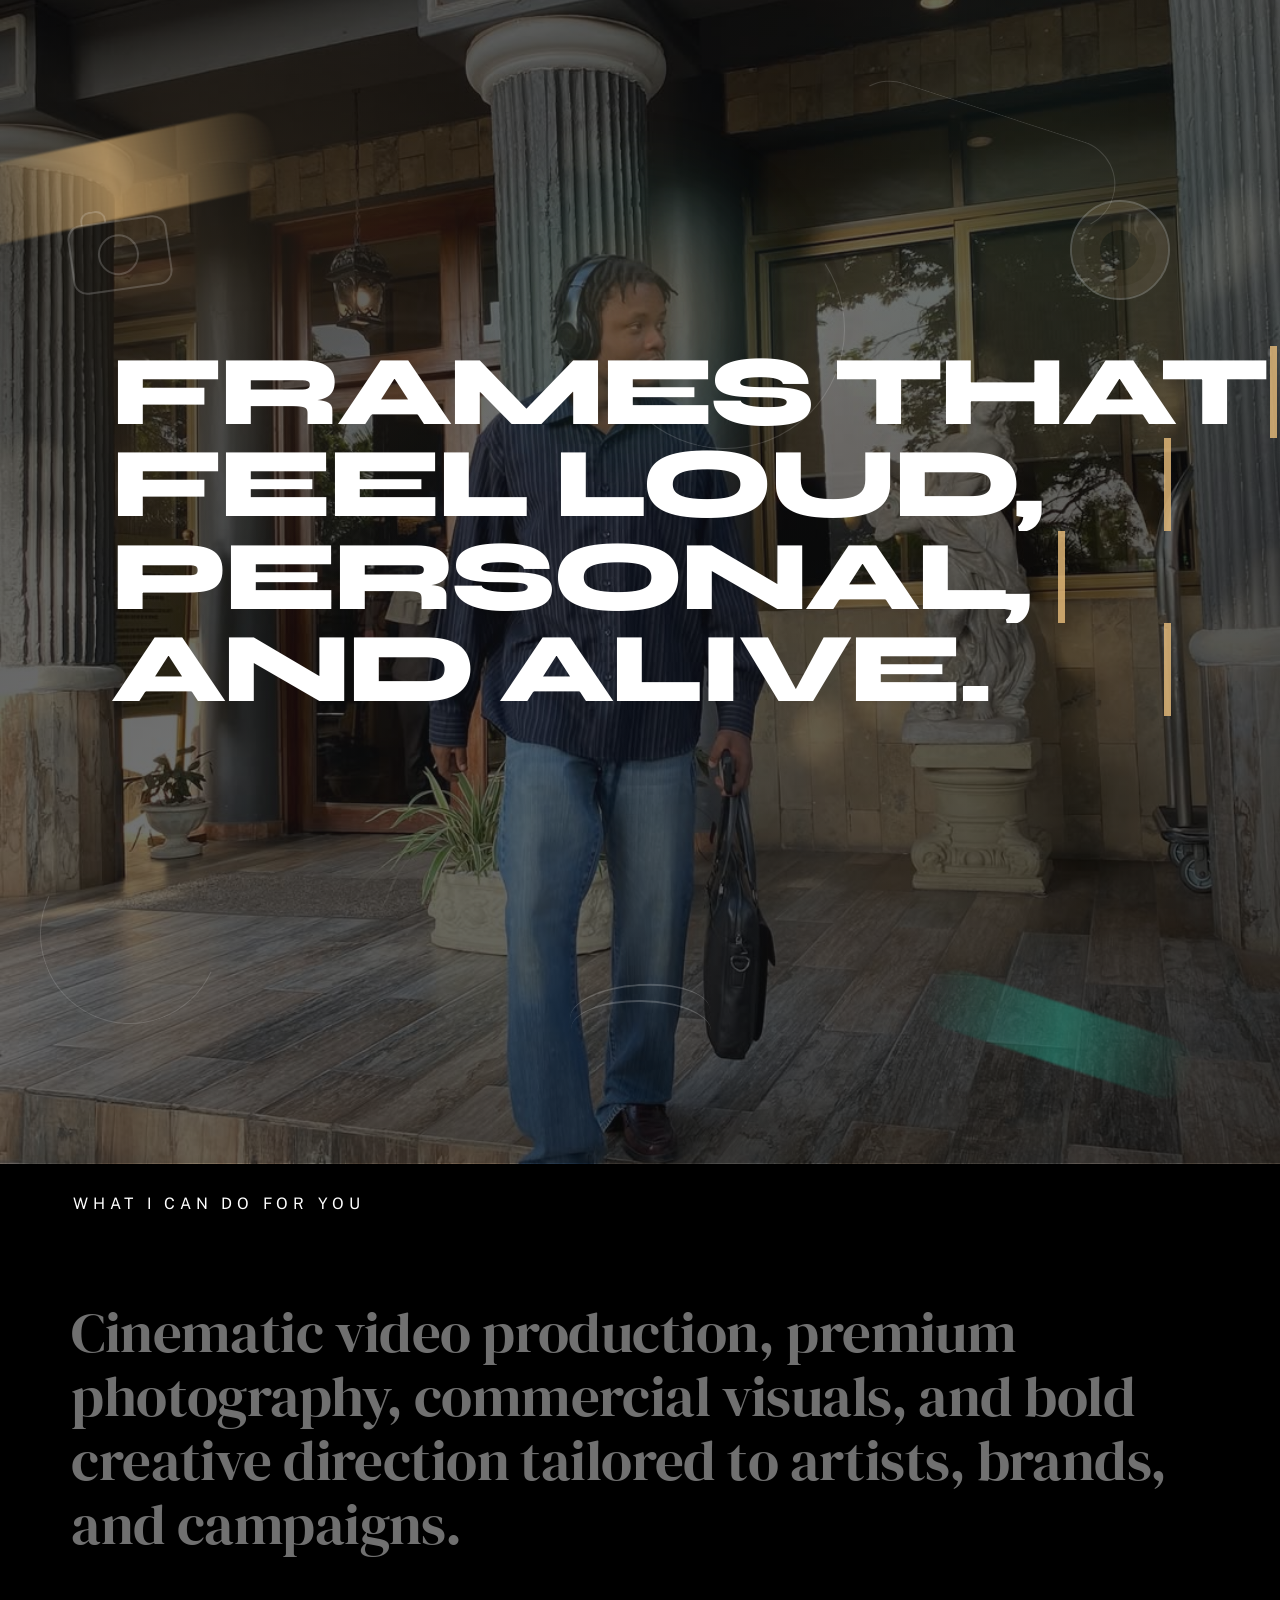
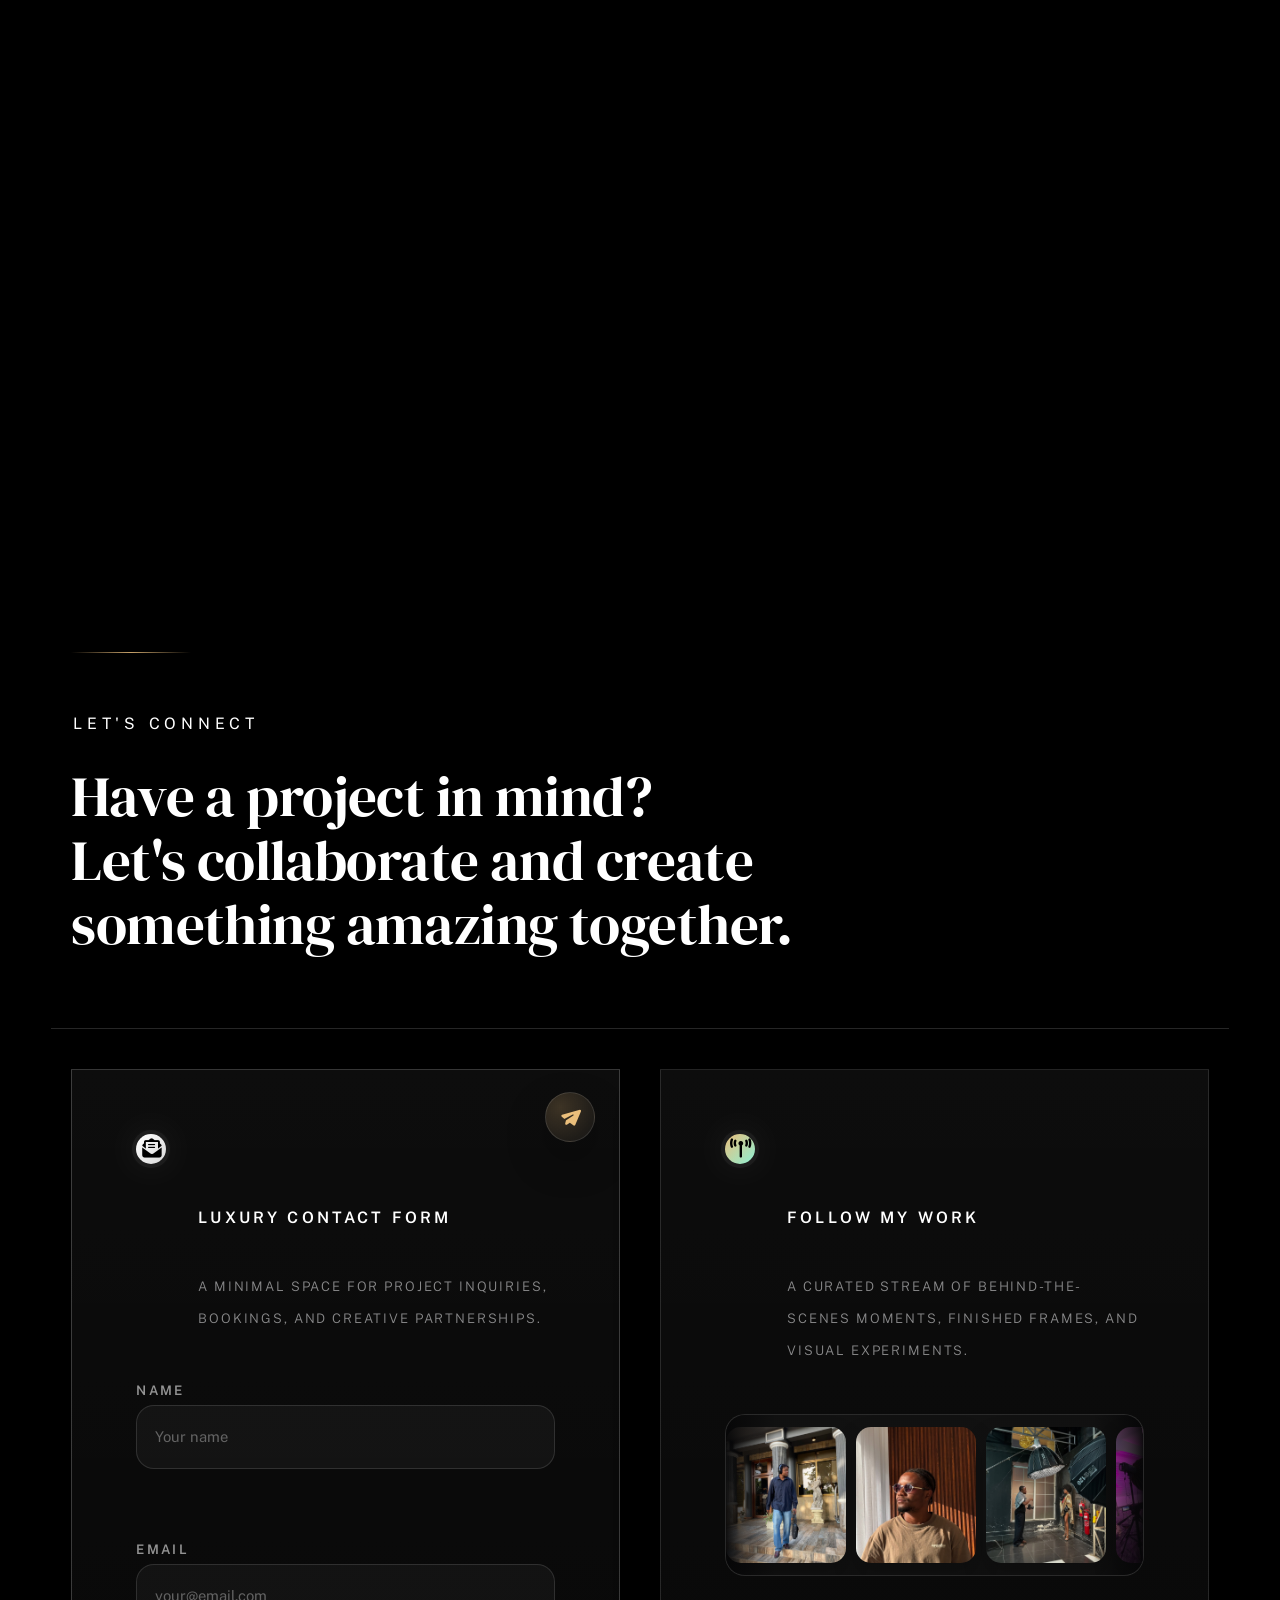
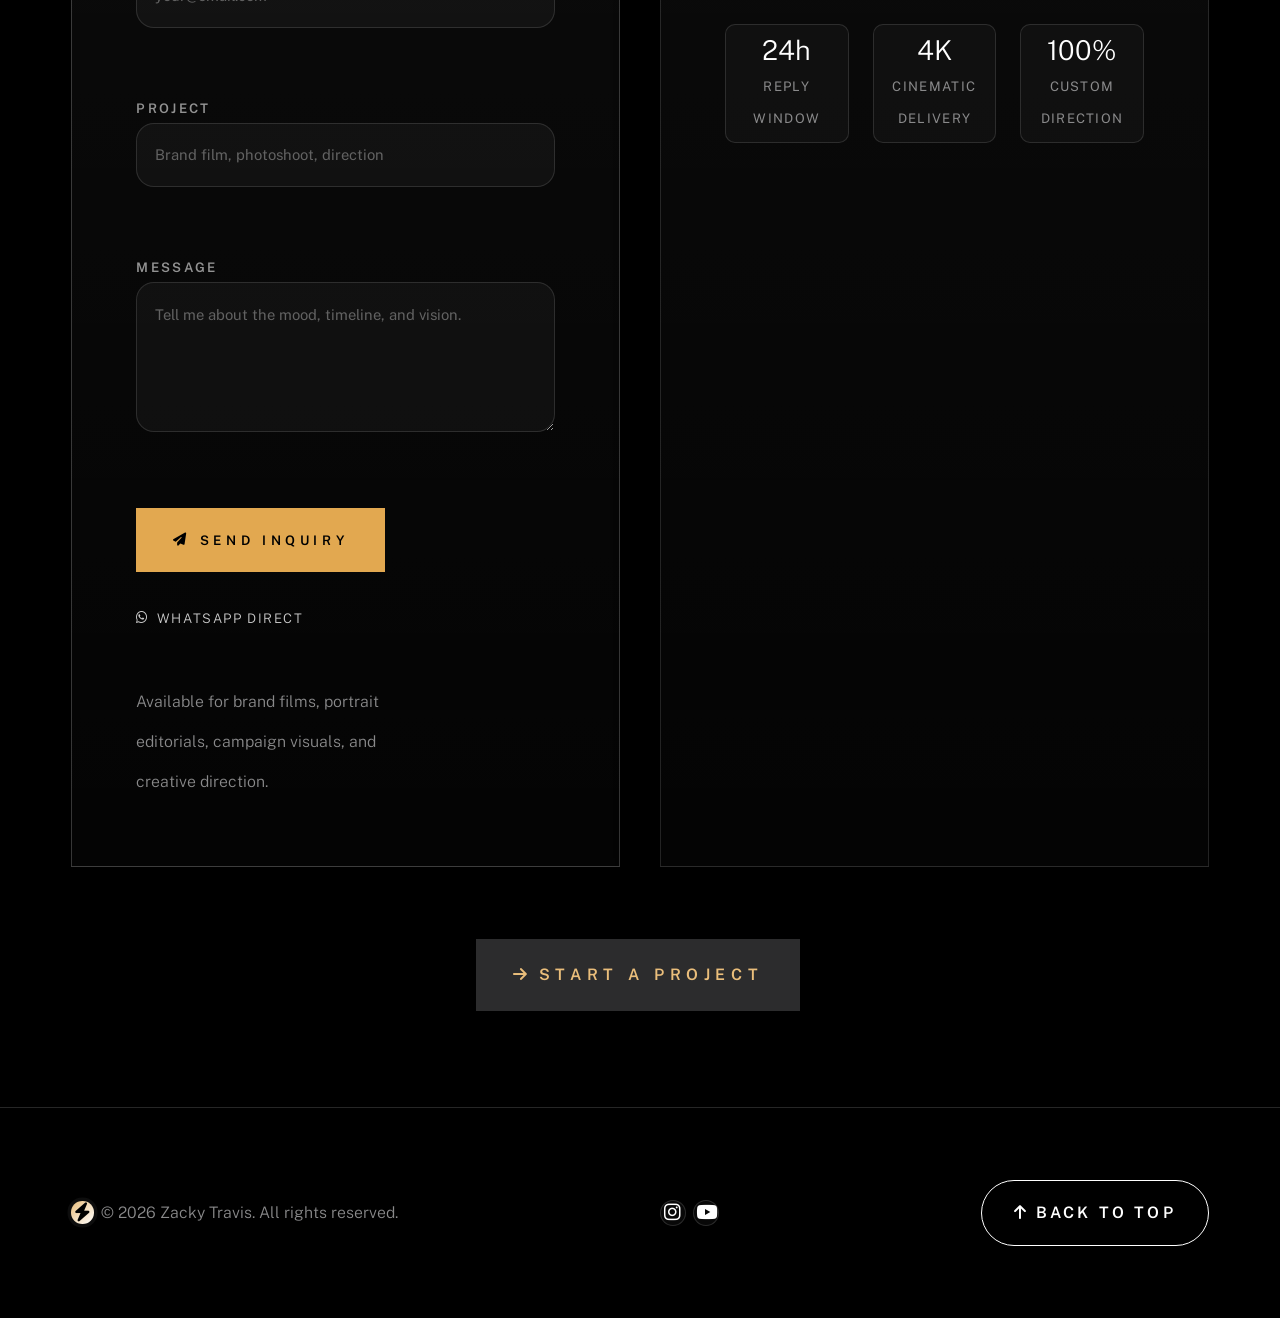
<file: index.html>
<!DOCTYPE html>
<html class="no-js ss-preload" lang="en">
<head>

    <!--- basic page needs
    ================================================== -->
    <meta charset="utf-8">
    <title>Zacky Travis | Creative Director, Photographer & Video Director</title>
    <meta name="description" content="Zacky Travis is a creative director, photographer, and video director creating cinematic photography, brand films, commercial content, and visual storytelling for artists and brands.">
    <meta name="author" content="Zacky Travis">
    <meta name="robots" content="index, follow, max-image-preview:large, max-snippet:-1, max-video-preview:-1">
    <meta name="keywords" content="Zacky Travis, photographer, video director, creative director, cinematic photography, brand films, commercial content, editorial photography, visual storytelling, Tanzania creative">
    <meta name="theme-color" content="#050505">
    <meta name="color-scheme" content="dark">
    <meta name="supported-color-schemes" content="dark">

    <!-- mobile specific metas
    ================================================== -->
    <meta name="viewport" content="width=device-width, initial-scale=1">

    <!-- Open Graph / Twitter
    ================================================== -->
    <meta property="og:type" content="website">
    <meta property="og:title" content="Zacky Travis | Creative Director, Photographer & Video Director">
    <meta property="og:description" content="Cinematic photography, brand films, commercial content, and bold visual storytelling for artists and brands.">
    <meta property="og:image" content="images/portfolio/zacky.jpg">
    <meta property="og:image:alt" content="Cinematic portrait work by Zacky Travis">
    <meta property="og:site_name" content="Zacky Travis">
    <meta property="og:locale" content="en_US">
    <meta name="twitter:card" content="summary_large_image">
    <meta name="twitter:title" content="Zacky Travis | Creative Director, Photographer & Video Director">
    <meta name="twitter:description" content="Cinematic photography, brand films, commercial content, and artistic visual storytelling by Zacky Travis.">
    <meta name="twitter:image" content="images/portfolio/zacky.jpg">

    <!-- CSS
    ================================================== -->
    <link rel="stylesheet" href="css/vendor.css">
    <link rel="stylesheet" href="css/styles.css">
    <link rel="stylesheet" href="https://cdnjs.cloudflare.com/ajax/libs/font-awesome/6.4.0/css/all.min.css">

    <!-- favicons
    ================================================== -->
    <link rel="apple-touch-icon" sizes="180x180" href="apple-touch-icon.png">
    <!-- <link rel="icon" type="image/png" sizes="32x32" href="favicon-32x32.png">
    <link rel="icon" type="image/png" sizes="16x16" href="favicon-16x16.png"> -->
    <link rel="manifest" href="site.webmanifest">

    <script type="application/ld+json">
    {
      "@context": "https://schema.org",
      "@type": "Person",
      "name": "Zacky Travis",
      "jobTitle": "Creative Director, Photographer, Video Director",
      "description": "Creative director, photographer, and video director specializing in cinematic photography, brand films, editorial visuals, and commercial content.",
      "telephone": "+255717933892",
      "sameAs": [
        "https://www.instagram.com/zacky_travis/",
        "https://www.youtube.com/@zacky_travis"
      ],
      "knowsAbout": [
        "Cinematic Photography",
        "Brand Films",
        "Commercial Content",
        "Editorial Photography",
        "Creative Direction",
        "Motion Design"
      ],
      "makesOffer": [
        {
          "@type": "Offer",
          "itemOffered": {
            "@type": "Service",
            "name": "Cinematic Photography"
          }
        },
        {
          "@type": "Offer",
          "itemOffered": {
            "@type": "Service",
            "name": "Brand Films"
          }
        },
        {
          "@type": "Offer",
          "itemOffered": {
            "@type": "Service",
            "name": "Commercial Content"
          }
        },
        {
          "@type": "Offer",
          "itemOffered": {
            "@type": "Service",
            "name": "Editorial Photography"
          }
        }
      ]
    }
    </script>

</head>

<body id="top" style="background-color: black; color: white;">


    <!-- # preloader
    ================================================== -->
    <div id="preloader">
        <div id="loader">
        </div>
    </div>


    <!-- # page wrap
    ================================================== -->
    <div class="s-pagewrap">

        <div class="circles">
            <span></span>
            <span></span>
            <span></span>
            <span></span>
            <span></span>
        </div>


        <!-- ## site header 
        ================================================== -->
        <header class="s-header">

            <div class="header-mobile">
                <span class="mobile-home-link"><a href="index.html">Zacky Travis</a></span>
                <a class="mobile-menu-toggle" href="#0"><span>Menu</span></a>
            </div>

            <div class="row wide main-nav-wrap">
                <nav class="column lg-12 main-nav" aria-label="Primary navigation">
                    <ul>
                        <li><a href="index.html" class="home-link">Zacky Travis</a></li>
                        <li class="current"><a href="#intro" class="smoothscroll"><i class="fa-solid fa-house"></i><span>Intro</span></a></li>
                        <li><a href="#works" class="smoothscroll"><i class="fa-solid fa-clapperboard"></i><span>Services</span></a></li>
                        <li><a href="#contact" class="smoothscroll"><i class="fa-solid fa-paper-plane"></i><span>Say Hello</span></a></li>
                    </ul>
                </nav>
            </div>

        </header> <!-- end s-header -->


        <!-- ## main content
        ==================================================- -->
        <main class="s-content">


            <!-- ### intro
            ================================================== -->
            <section id="intro" class="s-intro target-section" aria-label="Zacky Travis creative portfolio intro">

                <div class="intro-glow" data-intro-glow></div>
                <div class="intro-noise" aria-hidden="true"></div>

                <div class="intro-illustrations" aria-hidden="true">
                    <span class="intro-brush intro-brush--one"></span>
                    <span class="intro-brush intro-brush--two"></span>
                    <span class="intro-line intro-line--one"></span>
                    <span class="intro-line intro-line--two"></span>
                    <span class="intro-line intro-line--three"></span>
                    <span class="intro-doodle intro-doodle--lens"></span>
                    <span class="intro-doodle intro-doodle--camera"></span>
                    <span class="intro-doodle intro-doodle--scribble"></span>
                </div>

                <div class="row intro-content wide">

                    <div class="column lg-12">
                        <div class="intro-editorial" data-animate-block>
                            <div class="intro-copy">
                                <div class="text-pretitle with-line intro-kicker" data-animate-el>
                                    Graphics / Film / Photography
                                </div>

                                <p class="intro-caption" data-animate-el>Visual storytelling with cinematic depth, premium direction, and an artist's eye for atmosphere.</p>

                                <h1 class="text-huge-title intro-title">
                                    <span class="intro-title__line intro-title__line--type" style="--chars: 11; --type-delay: .08s;">Frames that</span>
                                    <span class="intro-title__line intro-title__line--type" style="--chars: 10; --type-delay: .95s;">feel loud,</span>
                                    <span class="intro-title__line intro-title__line--type" style="--chars: 9; --type-delay: 1.72s;">personal,</span>
                                    <span class="intro-title__line intro-title__line--type" style="--chars: 10; --type-delay: 2.38s;">and alive.</span>
                                </h1>

                                <p class="intro-summary" data-animate-el>
                                    Director, photographer, and creative designer shaping bold campaigns, artist visuals, commercial content, and cinematic stories with minimal words and striking image-making.
                                </p>

                                <div class="intro-actions" data-animate-el>
                                    <a href="#works" class="btn btn--primary smoothscroll">View Services</a>
                                    <a href="#contact" class="btn btn--stroke smoothscroll">Start a Project</a>
                                </div>

                                <!-- <div class="intro-notes" data-animate-el>
                                    <span>Creative campaigns</span>
                                    <span>Music visuals</span>
                                    <span>Portrait editorials</span>
                                </div> -->
                            </div>

                            <!-- <div class="intro-showcase" data-animate-el>
                                <div class="intro-showcase__surface"></div>
                                <div class="intro-showcase__label">
                                    <span>Selected Frames</span>
                                    <small>auto sliding showcase</small>
                                </div>

                                <div class="intro-slider" data-intro-slider>
                                    <div class="intro-slider__track">
                                        <article class="intro-slide">
                                            <img src="images/portfolio/zacky.jpg" alt="Zacky Travis editorial frame one">
                                        </article>
                                        <article class="intro-slide">
                                            <img src="images/portfolio/zacky 2.jpg" alt="Zacky Travis editorial frame two">
                                        </article>
                                        <article class="intro-slide">
                                            <img src="images/portfolio/zacky 3.jpg" alt="Zacky Travis editorial frame three">
                                        </article>
                                        <article class="intro-slide">
                                            <img src="images/seanshow.jpg" alt="Zacky Travis editorial frame four">
                                        </article>
                                        <article class="intro-slide">
                                            <img src="images/mkapa.jpg" alt="Zacky Travis editorial frame five">
                                        </article>
                                        <article class="intro-slide">
                                            <img src="images/flowers.jpg" alt="Zacky Travis editorial frame six">
                                        </article>
                                    </div>
                                </div>

                                <div class="intro-mockup intro-mockup--top">
                                    <span class="intro-mockup__eyebrow">Designer mockup</span>
                                    <strong>Campaign board</strong>
                                    <small>Art direction / pacing / mood</small>
                                </div>

                                <div class="intro-mockup intro-mockup--bottom">
                                    <span class="intro-mockup__eyebrow">Floating lens note</span>
                                    <strong>85mm instinct</strong>
                                    <small>Light, texture, and intimacy</small>
                                </div>

                                <div class="intro-lens intro-lens--one"></div>
                                <div class="intro-lens intro-lens--two"></div>
                            </div> -->
                        </div>
                    </div>

                    <ul class="intro-social">
                        <li><a href="https://wa.me/+255655783152" title="WhatsApp"><i class="fab fa-whatsapp" style="color: white;"></i></a></li>
                        <li><a href="https://www.facebook.com/zacky.travis" title="Facebook"><i class="fab fa-facebook" style="color: white;"></i></a></li>
                        <li><a href="https://www.instagram.com/zacky_travis/" title="Instagram"><i class="fab fa-instagram" style="color: white;"></i></a></li>
                        <li><a href="https://www.tiktok.com/@zacky_travis" title="TikTok"><i class="fab fa-tiktok" style="color: white;"></i></a></li>
                    </ul>

                </div> <!-- end intro content -->

                <a href="#works" class="intro-scrolldown smoothscroll">
                    <svg width="24" height="24" viewBox="0 0 24 24" xmlns="http://www.w3.org/2000/svg" fill-rule="evenodd" clip-rule="evenodd"><path d="M11 21.883l-6.235-7.527-.765.644 7.521 9 7.479-9-.764-.645-6.236 7.529v-21.884h-1v21.883z"/></svg>
                </a>

            </section> <!-- end s-intro -->


            <!-- ### works
            ================================================== -->
            <section id="works" class="s-works target-section" aria-label="Creative services and portfolio work">


                <div class="row works-portfolio">

                    <div class="column lg-12" data-animate-block>

                        <h2 class="text-pretitle" data-animate-el>
                            What I Can Do for You
                        </h2>
                        <p class="h1" data-animate-el>
                            Cinematic video production, premium photography, commercial visuals, and bold creative direction tailored to artists, brands, and campaigns.
                        </p>
    
                        <ul class="folio-list row block-lg-one-half block-stack-on-1000">

                            <li class="folio-list__item column" data-animate-el>
                                <a class="folio-list__item-link" href="#modal-01">
                                    <div class="folio-list__item-pic">
                                        <img src="images/portfolio/zacky.jpg"
                                             alt="Cinematic photography sample">
                                        <span class="folio-list__watermark">Cinematic Photography</span>
                                    </div>
                                    
                                <div class="folio-list__item-text">
                                    <div class="folio-list__item-cat">
                                        Photography
                                    </div>
                                    <div class="folio-list__item-title">
                                        Cinematic Photography
                                    </div>
                                </div>
                                </a>
                                <a class="folio-list__proj-link" href="#modal-01" title="View Service">
                                    <svg width="15" height="15" viewBox="0 0 15 15" fill="none" xmlns="http://www.w3.org/2000/svg"><path d="M8.14645 3.14645C8.34171 2.95118 8.65829 2.95118 8.85355 3.14645L12.8536 7.14645C13.0488 7.34171 13.0488 7.65829 12.8536 7.85355L8.85355 11.8536C8.65829 12.0488 8.34171 12.0488 8.14645 11.8536C7.95118 11.6583 7.95118 11.3417 8.14645 11.1464L11.2929 8H2.5C2.22386 8 2 7.77614 2 7.5C2 7.22386 2.22386 7 2.5 7H11.2929L8.14645 3.85355C7.95118 3.65829 7.95118 3.34171 8.14645 3.14645Z" fill="currentColor" fill-rule="evenodd" clip-rule="evenodd"></path></svg>
                                </a>
                            </li> <!--end folio-list__item -->

                            <li class="folio-list__item column" data-animate-el>
                                <a class="folio-list__item-link" href="#modal-02">
                                    <div class="folio-list__item-pic">
                                        <img src="images/portfolio/zacky 2.jpg" 
                                             alt="Brand film sample">
                                        <span class="folio-list__watermark">Brand Films</span>
                                    </div>
                                    
                                <div class="folio-list__item-text">
                                    <div class="folio-list__item-cat">
                                        Video Production
                                    </div>
                                    <div class="folio-list__item-title">
                                        Brand Films
                                    </div>
                                </div>
                                </a>
                                <a class="folio-list__proj-link" href="#modal-02" title="View Service">
                                    <svg width="15" height="15" viewBox="0 0 15 15" fill="none" xmlns="http://www.w3.org/2000/svg"><path d="M8.14645 3.14645C8.34171 2.95118 8.65829 2.95118 8.85355 3.14645L12.8536 7.14645C13.0488 7.34171 12.8536 7.65829 12.8536 7.85355L8.85355 11.8536C8.65829 12.0488 8.34171 12.0488 8.14645 11.8536C7.95118 11.6583 7.95118 11.3417 8.14645 11.1464L11.2929 8H2.5C2.22386 8 2 7.77614 2 7.5C2 7.22386 2.22386 7 2.5 7H11.2929L8.14645 3.85355C7.95118 3.65829 7.95118 3.34171 8.14645 3.14645Z" fill="currentColor" fill-rule="evenodd" clip-rule="evenodd"></path></svg>
                                </a>
                            </li> <!--end folio-list__item -->

                            <li class="folio-list__item column" data-animate-el>
                                <a class="folio-list__item-link" href="#modal-03">
                                    <div class="folio-list__item-pic">
                                        <img src="images/seanshow.jpg" 
                                             alt="Digital experience sample">
                                        <span class="folio-list__watermark">Digital Experiences</span>
                                    </div>
                                    
                                <div class="folio-list__item-text">
                                    <div class="folio-list__item-cat">
                                        Motion Design
                                    </div>
                                    <div class="folio-list__item-title">
                                        Digital Experiences
                                    </div>
                                </div>
                                </a>
                                <a class="folio-list__proj-link" href="#modal-03" title="View Service">
                                    <svg width="15" height="15" viewBox="0 0 15 15" fill="none" xmlns="http://www.w3.org/2000/svg"><path d="M8.14645 3.14645C8.34171 2.95118 8.65829 2.95118 8.85355 3.14645L12.8536 7.14645C13.0488 7.34171 12.8536 7.65829 12.8536 7.85355L8.85355 11.8536C8.65829 12.0488 8.34171 12.0488 8.14645 11.8536C7.95118 11.6583 7.95118 11.3417 8.14645 11.1464L11.2929 8H2.5C2.22386 8 2 7.77614 2 7.5C2 7.22386 2.22386 7 2.5 7H11.2929L8.14645 3.85355C7.95118 3.65829 7.95118 3.34171 8.14645 3.14645Z" fill="currentColor" fill-rule="evenodd" clip-rule="evenodd"></path></svg>
                                </a>
                            </li> <!--end folio-list__item -->

                            <li class="folio-list__item column" data-animate-el>
                                <a class="folio-list__item-link" href="#modal-04">
                                    <div class="folio-list__item-pic">
                                        <img src="images/bunju.jpg"
                                             alt="Commercial content sample">
                                        <span class="folio-list__watermark">Commercial Content</span>
                                    </div>
                                    
                                <div class="folio-list__item-text">
                                    <div class="folio-list__item-cat">
                                        Commercial
                                    </div>
                                    <div class="folio-list__item-title">
                                        Commercial Content
                                    </div>
                                </div>
                                </a>
                                <a class="folio-list__proj-link" href="#modal-04" title="View Service">
                                    <svg width="15" height="15" viewBox="0 0 15 15" fill="none" xmlns="http://www.w3.org/2000/svg"><path d="M8.14645 3.14645C8.34171 2.95118 8.65829 2.95118 8.85355 3.14645L12.8536 7.14645C13.0488 7.34171 12.8536 7.65829 12.8536 7.85355L8.85355 11.8536C8.65829 12.0488 8.34171 12.0488 8.14645 11.8536C7.95118 11.6583 7.95118 11.3417 8.14645 11.1464L11.2929 8H2.5C2.22386 8 2 7.77614 2 7.5C2 7.22386 2.22386 7 2.5 7H11.2929L8.14645 3.85355C7.95118 3.65829 7.95118 3.34171 8.14645 3.14645Z" fill="currentColor" fill-rule="evenodd" clip-rule="evenodd"></path></svg>
                                </a>
                            </li> <!--end folio-list__item -->

                            <li class="folio-list__item column" data-animate-el>
                                <a class="folio-list__item-link" href="#modal-05">
                                    <div class="folio-list__item-pic">
                                        <img src="images/mkapa.jpg" 
                                             alt="Editorial photography sample">
                                        <span class="folio-list__watermark">Editorial Photography</span>
                                    </div>
                                    
                                <div class="folio-list__item-text">
                                    <div class="folio-list__item-cat">
                                        Photography
                                    </div>
                                    <div class="folio-list__item-title">
                                        Editorial Photography
                                    </div>
                                </div>
                                </a>
                                <a class="folio-list__proj-link" href="#modal-05" title="View Service">
                                    <svg width="15" height="15" viewBox="0 0 15 15" fill="none" xmlns="http://www.w3.org/2000/svg"><path d="M8.14645 3.14645C8.34171 2.95118 8.65829 2.95118 8.85355 3.14645L12.8536 7.14645C13.0488 7.34171 12.8536 7.65829 12.8536 7.85355L8.85355 11.8536C8.65829 12.0488 8.34171 12.0488 8.14645 11.8536C7.95118 11.6583 7.95118 11.3417 8.14645 11.1464L11.2929 8H2.5C2.22386 8 2 7.77614 2 7.5C2 7.22386 2.22386 7 2.5 7H11.2929L8.14645 3.85355C7.95118 3.65829 7.95118 3.34171 8.14645 3.14645Z" fill="currentColor" fill-rule="evenodd" clip-rule="evenodd"></path></svg>
                                </a>
                            </li> <!--end folio-list__item -->

                            <li class="folio-list__item column" data-animate-el>
                                <a class="folio-list__item-link" href="#modal-06">
                                    <div class="folio-list__item-pic">
                                        <img src="images/flowers.jpg" 
                                             alt="Brand identity sample">
                                        <span class="folio-list__watermark">Brand Identity</span>
                                    </div>
                                    
                                <div class="folio-list__item-text">
                                    <div class="folio-list__item-cat">
                                        Branding
                                    </div>
                                    <div class="folio-list__item-title">
                                        Brand Identity
                                    </div>
                                </div>
                                </a>
                                <a class="folio-list__proj-link" href="#modal-06" title="View Service">
                                    <svg width="15" height="15" viewBox="0 0 15 15" fill="none" xmlns="http://www.w3.org/2000/svg"><path d="M8.14645 3.14645C8.34171 2.95118 8.65829 2.95118 8.85355 3.14645L12.8536 7.14645C13.0488 7.34171 12.8536 7.65829 12.8536 7.85355L8.85355 11.8536C8.65829 12.0488 8.34171 12.0488 8.14645 11.8536C7.95118 11.6583 7.95118 11.3417 8.14645 11.1464L11.2929 8H2.5C2.22386 8 2 7.77614 2 7.5C2 7.22386 2.22386 7 2.5 7H11.2929L8.14645 3.85355C7.95118 3.65829 7.95118 3.34171 8.14645 3.14645Z" fill="currentColor" fill-rule="evenodd" clip-rule="evenodd"></path></svg>
                                </a>
                            </li> <!--end folio-list__item -->

                        </ul> <!-- end folio-list -->

                    </div> <!-- end column -->


                    <!-- Modal Templates Popup
                    -------------------------------------------- -->
                    <div id="modal-01" hidden>
                        <div class="modal-popup">
                            <div class="modal-popup__hero">
                                <img src="images/portfolio/zacky.jpg" alt="Cinematic photography sample">
                                <div class="modal-popup__hero-overlay">
                                    <span class="modal-popup__eyebrow">Service 01 / Photography</span>
                                    <h5>Cinematic Photography</h5>
                                    <p class="modal-popup__tagline">A cinematic photography sequence carved in light, shadow, and altitude.</p>
                                </div>
                            </div>

                            <div class="modal-popup__body">
                                <div class="modal-popup__desc">
                                    <p>A cinematic image series shaped by light, quiet atmosphere, and carefully framed visual storytelling.</p>
                                    <ul class="modal-popup__cat">
                                        <li>Photography</li>
                                        <li>Landscape</li>
                                    </ul>
                                </div>
                            </div>
                        </div>
                    </div> <!-- end modal -->

                    <div id="modal-02" hidden>
                        <div class="modal-popup">
                            <div class="modal-popup__hero">
                                <img src="images/portfolio/zacky 2.jpg" alt="Brand film sample">
                                <div class="modal-popup__hero-overlay">
                                    <span class="modal-popup__eyebrow">Service 02 / Video</span>
                                    <h5>Brand Films</h5>
                                    <p class="modal-popup__tagline">A luxury-forward campaign built for motion, drama, and recall.</p>
                                </div>
                            </div>

                            <div class="modal-popup__body">
                                <div class="modal-popup__desc">
                                    <p>A sleek brand film direction focused on mood, movement, and a memorable visual identity.</p>
                                    <ul class="modal-popup__cat">
                                        <li>Video Production</li>
                                        <li>Branding</li>
                                    </ul>
                                </div>
                            </div>
                        </div>
                    </div> <!-- end modal -->

                    <div id="modal-03" hidden>
                        <div class="modal-popup">
                            <div class="modal-popup__hero">
                                <img src="images/seanshow.jpg" alt="Digital experience sample">
                                <div class="modal-popup__hero-overlay">
                                    <span class="modal-popup__eyebrow">Service 03 / Motion</span>
                                    <h5>Digital Experiences</h5>
                                    <p class="modal-popup__tagline">Interactive motion built to feel like a premium product reveal.</p>
                                </div>
                            </div>

                            <div class="modal-popup__body">
                                <div class="modal-popup__desc">
                                    <p>An immersive digital concept built with motion, rhythm, and a premium visual reveal.</p>
                                    <ul class="modal-popup__cat">
                                        <li>Motion Design</li>
                                        <li>Animation</li>
                                    </ul>
                                </div>
                            </div>
                        </div>
                    </div> <!-- end modal -->

                    <div id="modal-04" hidden>
                        <div class="modal-popup">
                            <div class="modal-popup__hero">
                                <img src="images/bunju.jpg" alt="Commercial content sample">
                                <div class="modal-popup__hero-overlay">
                                    <span class="modal-popup__eyebrow">Service 04 / Commercial</span>
                                    <h5>Commercial Content</h5>
                                    <p class="modal-popup__tagline">Precision-lit product storytelling with a polished campaign finish.</p>
                                </div>
                            </div>

                            <div class="modal-popup__body">
                                <div class="modal-popup__desc">
                                    <p>Commercial imagery crafted to feel polished, precise, and visually striking from the first frame.</p>
                                    <ul class="modal-popup__cat">
                                        <li>Commercial</li>
                                        <li>Video</li>
                                    </ul>
                                </div>
                            </div>
                        </div>
                    </div> <!-- end modal -->

                    <div id="modal-05" hidden>
                        <div class="modal-popup">
                            <div class="modal-popup__hero">
                                <img src="images/mkapa.jpg" alt="Editorial photography sample">
                                <div class="modal-popup__hero-overlay">
                                    <span class="modal-popup__eyebrow">Service 05 / Photography</span>
                                    <h5>Editorial Photography</h5>
                                    <p class="modal-popup__tagline">A quiet, atmospheric series shaped by contrast, texture, and scale.</p>
                                </div>
                            </div>

                            <div class="modal-popup__body">
                                <div class="modal-popup__desc">
                                    <p>An editorial photography approach built around texture, contrast, and a quiet cinematic mood.</p>
                                    <ul class="modal-popup__cat">
                                        <li>Photography</li>
                                        <li>Art Direction</li>
                                    </ul>
                                </div>
                            </div>
                        </div>
                    </div> <!-- end modal -->

                    <div id="modal-06" hidden>
                        <div class="modal-popup">
                            <div class="modal-popup__hero">
                                <img src="images/flowers.jpg" alt="Brand identity sample">
                                <div class="modal-popup__hero-overlay">
                                    <span class="modal-popup__eyebrow">Service 06 / Brand</span>
                                    <h5>Brand Identity</h5>
                                    <p class="modal-popup__tagline">Minimal forms, premium pacing, and a fully coherent visual system.</p>
                                </div>
                            </div>

                            <div class="modal-popup__body">
                                <div class="modal-popup__desc">
                                    <p>A refined identity direction focused on minimal forms, visual coherence, and strong artistic presence.</p>
                                    <ul class="modal-popup__cat">
                                        <li>Design</li>
                                        <li>Creative Direction</li>
                                    </ul>
                                </div>
                            </div>
                        </div>
                    </div> <!-- end modal -->

                </div> <!-- end works-portfolio -->

            </section> <!-- end s-works -->



            <!-- ### contact
            ================================================== -->
            <section id="contact" class="s-contact target-section" aria-label="Contact Zacky Travis">

                <div class="row contact-wrapper">
                    <div class="column lg-12">
                        <div class="contact-header">
                            
                            <h2 class="text-pretitle contact-pretitle">
                                Let's Connect
                            </h2>
                            <p class="h1 contact-intro">
                                Have a project in mind? Let's collaborate and create something amazing together.
                            </p>
                        </div>
                    </div>
                </div>

                <div class="row contact-content">
                    <div class="column lg-6">
                        <div class="contact-panel contact-panel--primary">
                            <span class="contact-plane" aria-hidden="true">
                                <i class="fa-solid fa-paper-plane"></i>
                            </span>
                            <div class="contact-panel__top">
                                <div class="contact-icon-badge">
                                    <i class="fa-solid fa-envelope-open-text"></i>
                                </div>
                                <div>
                                    <h3 class="contact-label">Luxury Contact Form</h3>
                                    <p class="contact-mini">A minimal space for project inquiries, bookings, and creative partnerships.</p>
                                </div>
                            </div>
                            <form class="contact-form" action="mailto:zacky@example.com" method="post" enctype="text/plain">
                                <label class="contact-field">
                                    <span>Name</span>
                                    <input type="text" name="name" placeholder="Your name" required>
                                </label>
                                <label class="contact-field">
                                    <span>Email</span>
                                    <input type="email" name="email" placeholder="your@email.com" required>
                                </label>
                                <label class="contact-field">
                                    <span>Project</span>
                                    <input type="text" name="project" placeholder="Brand film, photoshoot, direction">
                                </label>
                                <label class="contact-field">
                                    <span>Message</span>
                                    <textarea name="message" rows="5" placeholder="Tell me about the mood, timeline, and vision." required></textarea>
                                </label>
                                <div class="contact-form__actions">
                                    <button type="submit" class="btn btn--primary contact-submit">
                                        <i class="fa-solid fa-paper-plane"></i>
                                        Send Inquiry
                                    </button>
                                    <a href="https://wa.me/255717933892" class="contact-inline-link">
                                        <i class="fa-brands fa-whatsapp"></i>
                                        WhatsApp direct
                                    </a>
                                </div>
                            </form>
                            <p class="contact-note">
                                Available for brand films, portrait editorials, campaign visuals, and creative direction.
                            </p>
                        </div>
                    </div>
                    <div class="column lg-6">
                        <div class="contact-panel">
                            <div class="contact-panel__top">
                                <div class="contact-icon-badge contact-icon-badge--alt">
                                    <i class="fa-solid fa-broadcast-tower"></i>
                                </div>
                                <div>
                                    <h3 class="contact-label">Follow My Work</h3>
                                    <p class="contact-mini">A curated stream of behind-the-scenes moments, finished frames, and visual experiments.</p>
                                </div>
                            </div>
                            <!-- <ul class="contact-socials">
                                <li><a href="https://www.instagram.com/zacky_travis/" title="Instagram"><i class="fa-brands fa-instagram"></i><span>Instagram</span></a></li>
                                <li><a href="https://wa.me/255717933892" title="WhatsApp"><i class="fa-brands fa-whatsapp"></i><span>WhatsApp</span></a></li>
                                <li><a href="https://www.youtube.com/@zacky_travis" title="YouTube"><i class="fa-brands fa-youtube"></i><span>YouTube</span></a></li>
                            </ul> -->
                            <div class="contact-photo-strip" aria-label="Instagram style photo strip">
                                <div class="contact-photo-strip__track">
                                    <figure class="contact-photo-strip__item"><img src="images/portfolio/zacky.jpg" alt="Editorial portrait by Zacky Travis"></figure>
                                    <figure class="contact-photo-strip__item"><img src="images/portfolio/zacky 2.jpg" alt="Creative portrait by Zacky Travis"></figure>
                                    <figure class="contact-photo-strip__item"><img src="images/portfolio/zacky 3.jpg" alt="Photography frame by Zacky Travis"></figure>
                                    <figure class="contact-photo-strip__item"><img src="images/seanshow.jpg" alt="Show capture by Zacky Travis"></figure>
                                    <figure class="contact-photo-strip__item"><img src="images/mkapa.jpg" alt="Editorial detail by Zacky Travis"></figure>
                                    <figure class="contact-photo-strip__item"><img src="images/flowers.jpg" alt="Art direction detail by Zacky Travis"></figure>
                                    <figure class="contact-photo-strip__item" aria-hidden="true"><img src="images/portfolio/zacky.jpg" alt=""></figure>
                                    <figure class="contact-photo-strip__item" aria-hidden="true"><img src="images/portfolio/zacky 2.jpg" alt=""></figure>
                                    <figure class="contact-photo-strip__item" aria-hidden="true"><img src="images/portfolio/zacky 3.jpg" alt=""></figure>
                                    <figure class="contact-photo-strip__item" aria-hidden="true"><img src="images/seanshow.jpg" alt=""></figure>
                                    <figure class="contact-photo-strip__item" aria-hidden="true"><img src="images/mkapa.jpg" alt=""></figure>
                                    <figure class="contact-photo-strip__item" aria-hidden="true"><img src="images/flowers.jpg" alt=""></figure>
                                </div>
                            </div>
                            <div class="contact-stats">
                                <div class="contact-stat">
                                    <span>24h</span>
                                    <small>reply window</small>
                                </div>
                                <div class="contact-stat">
                                    <span>4K</span>
                                    <small>cinematic delivery</small>
                                </div>
                                <div class="contact-stat">
                                    <span>100%</span>
                                    <small>custom direction</small>
                                </div>
                            </div>
                        </div>
                    </div>
                </div>

                <div class="row contact-action">
                    <div class="column lg-12">
                        <div class="contact-action__wrap">
                            <a href="mailto:zacky@example.com" class="btn btn--medium contact-cta">
                                <i class="fa-solid fa-arrow-right"></i>
                                Start a Project
                            </a>
                           
                        </div>
                    </div>
                </div>

            </section> <!-- end contact -->

        </main> <!-- end s-content -->


        <!-- ## footer
        ================================================== -->
        <footer class="s-footer">

            <div class="row footer-top">
                <div class="column lg-12">
                        <div class="footer-inner">
                            <div class="footer-brand">
                                <span class="footer-brand__icon">
                                    <i class="fa-solid fa-bolt"></i>
                                </span>
                            <p class="footer-text">&copy; <span id="footer-year"></span> Zacky Travis. All rights reserved.</p>
                            </div>
                        <div class="footer-socials" aria-label="Footer social links">
                            <a href="https://www.instagram.com/zacky_travis/" title="Instagram"><i class="fa-brands fa-instagram"></i></a>
                            <a href="https://www.youtube.com/@zacky_travis" title="YouTube"><i class="fa-brands fa-youtube"></i></a>
                        </div>
                        <a href="#top" class="footer-top-link smoothscroll">
                            <i class="fa-solid fa-arrow-up"></i>
                            Back to Top
                        </a>
                    </div>
                </div>
            </div>

        </footer> <!-- end s-footer -->

    </div> <!-- end -s-pagewrap -->


    <!-- Java Script
    ================================================== -->
    <script src="js/plugins.js"></script>
    <script src="js/main.js"></script>

</body>
</html>
</file>
<file: css/vendor.css>
/* ===================================================================
 * Theme Third-party Stylesheets
 * Template Ver. 1.0.0
 * 02-16-2021
 * -------------------------------------------------------------------
 *
 * TOC:
 * 
 * # PrismJS 1.20.0
 * # Swiper 6.4.5
 * # Basiclightbox
 * 
 * ------------------------------------------------------------------- */



/* ===================================================================
 * # PrismJS 1.20.0
 *   https://prismjs.com/download.html#themes=prism-tomorrow&languages=markup+css+clike+javascript+markup-templating+php
 *   
 *   prism.js tomorrow night eighties for JavaScript, CoffeeScript, CSS and HTML
 *   Based on https://github.com/chriskempson/tomorrow-theme
 *   @author Rose Pritchard
 * ------------------------------------------------------------------- */

code[class*="language-"],
pre[class*="language-"] {
    color           : #ccc;
    background      : none;
    font-family     : var(--font-mono);
    font-size       : calc(var(--text-size) * 0.9444);
    text-align      : left;
    white-space     : pre;
    word-spacing    : normal;
    word-break      : normal;
    word-wrap       : normal;
    line-height     : var(--vspace-1);
    -moz-tab-size   : 4;
    -o-tab-size     : 4;
    tab-size        : 4;
    -webkit-hyphens : none;
    -moz-hyphens    : none;
    -ms-hyphens     : none;
    hyphens         : none;
}

/* Code blocks */

pre[class*="language-"] {
    padding  : var(--vspace-0_5) 0 var(--vspace-1);
    margin   : 0;
    overflow : auto;
}

:not(pre)>code[class*="language-"],
pre[class*="language-"] {
    background : #2d2d2d;
}

/* Inline code */

:not(pre)>code[class*="language-"] {
    padding     : .1em;
    white-space : normal;
}

.token.comment,
.token.block-comment,
.token.prolog,
.token.doctype,
.token.cdata {
    color : #999;
}

.token.punctuation {
    color : #ccc;
}

.token.tag,
.token.attr-name,
.token.namespace,
.token.deleted {
    color : #e2777a;
}

.token.function-name {
    color : #6196cc;
}

.token.boolean,
.token.number,
.token.function {
    color : #f08d49;
}

.token.property,
.token.class-name,
.token.constant,
.token.symbol {
    color : #f8c555;
}

.token.selector,
.token.important,
.token.atrule,
.token.keyword,
.token.builtin {
    color : #cc99cd;
}

.token.string,
.token.char,
.token.attr-value,
.token.regex,
.token.variable {
    color : #7ec699;
}

.token.operator,
.token.entity,
.token.url {
    color : #67cdcc;
}

.token.important,
.token.bold {
    font-weight : bold;
}

.token.italic {
    font-style : italic;
}

.token.entity {
    cursor : help;
}

.token.inserted {
    color : green;
}



/* ===================================================================
 * # Swiper 6.4.5
 *   Most modern mobile touch slider and framework with hardware accelerated transitions
 *   https://swiperjs.com
 *
 *   Copyright 2014-2020 Vladimir Kharlampidi
 *
 *   Released under the MIT License
 *
 *   Released on: December 18, 2020
 * ------------------------------------------------------------------- */

@font-face {
    font-family : "swiper-icons";
    src         : url("data:application/font-woff;charset=utf-8;base64, [base64]//wADZ2x5ZgAAAywAAADMAAAD2MHtryVoZWFkAAABbAAAADAAAAA2E2+eoWhoZWEAAAGcAAAAHwAAACQC9gDzaG10eAAAAigAAAAZAAAArgJkABFsb2NhAAAC0AAAAFoAAABaFQAUGG1heHAAAAG8AAAAHwAAACAAcABAbmFtZQAAA/gAAAE5AAACXvFdBwlwb3N0AAAFNAAAAGIAAACE5s74hXjaY2BkYGAAYpf5Hu/j+W2+MnAzMYDAzaX6QjD6/4//Bxj5GA8AuRwMYGkAPywL13jaY2BkYGA88P8Agx4j+/8fQDYfA1AEBWgDAIB2BOoAeNpjYGRgYNBh4GdgYgABEMnIABJzYNADCQAACWgAsQB42mNgYfzCOIGBlYGB0YcxjYGBwR1Kf2WQZGhhYGBiYGVmgAFGBiQQkOaawtDAoMBQxXjg/wEGPcYDDA4wNUA2CCgwsAAAO4EL6gAAeNpj2M0gyAACqxgGNWBkZ2D4/wMA+xkDdgAAAHjaY2BgYGaAYBkGRgYQiAHyGMF8FgYHIM3DwMHABGQrMOgyWDLEM1T9/w8UBfEMgLzE////P/5//f/V/xv+r4eaAAeMbAxwIUYmIMHEgKYAYjUcsDAwsLKxc3BycfPw8jEQA/[base64]/uznmfPFBNODM2K7MTQ45YEAZqGP81AmGGcF3iPqOop0r1SPTaTbVkfUe4HXj97wYE+yNwWYxwWu4v1ugWHgo3S1XdZEVqWM7ET0cfnLGxWfkgR42o2PvWrDMBSFj/IHLaF0zKjRgdiVMwScNRAoWUoH78Y2icB/yIY09An6AH2Bdu/UB+yxopYshQiEvnvu0dURgDt8QeC8PDw7Fpji3fEA4z/PEJ6YOB5hKh4dj3EvXhxPqH/SKUY3rJ7srZ4FZnh1PMAtPhwP6fl2PMJMPDgeQ4rY8YT6Gzao0eAEA409DuggmTnFnOcSCiEiLMgxCiTI6Cq5DZUd3Qmp10vO0LaLTd2cjN4fOumlc7lUYbSQcZFkutRG7g6JKZKy0RmdLY680CDnEJ+UMkpFFe1RN7nxdVpXrC4aTtnaurOnYercZg2YVmLN/d/gczfEimrE/fs/bOuq29Zmn8tloORaXgZgGa78yO9/cnXm2BpaGvq25Dv9S4E9+5SIc9PqupJKhYFSSl47+Qcr1mYNAAAAeNptw0cKwkAAAMDZJA8Q7OUJvkLsPfZ6zFVERPy8qHh2YER+3i/BP83vIBLLySsoKimrqKqpa2hp6+jq6RsYGhmbmJqZSy0sraxtbO3sHRydnEMU4uR6yx7JJXveP7WrDycAAAAAAAH//wACeNpjYGRgYOABYhkgZgJCZgZNBkYGLQZtIJsFLMYAAAw3ALgAeNolizEKgDAQBCchRbC2sFER0YD6qVQiBCv/H9ezGI6Z5XBAw8CBK/m5iQQVauVbXLnOrMZv2oLdKFa8Pjuru2hJzGabmOSLzNMzvutpB3N42mNgZGBg4GKQYzBhYMxJLMlj4GBgAYow/P/PAJJhLM6sSoWKfWCAAwDAjgbRAAB42mNgYGBkAIIbCZo5IPrmUn0hGA0AO8EFTQAA") format("woff");
    font-weight : 400;
    font-style  : normal;
}

:root {
    --swiper-theme-color : #007aff;
}

.swiper-container {
    margin-left  : auto;
    margin-right : auto;
    position     : relative;
    overflow     : hidden;
    list-style   : none;
    padding      : 0;
    /* Fix of Webkit flickering */
    z-index      : 1;
}

.swiper-container-vertical>.swiper-wrapper {
    flex-direction : column;
}

.swiper-wrapper {
    position            : relative;
    width               : 100%;
    height              : 100%;
    z-index             : 1;
    display             : flex;
    transition-property : transform;
    box-sizing          : content-box;
}

.swiper-container-android .swiper-slide,
.swiper-wrapper {
    transform : translate3d(0px, 0, 0);
}

.swiper-container-multirow>.swiper-wrapper {
    flex-wrap : wrap;
}

.swiper-container-multirow-column>.swiper-wrapper {
    flex-wrap      : wrap;
    flex-direction : column;
}

.swiper-container-free-mode>.swiper-wrapper {
    transition-timing-function : ease-out;
    margin                     : 0 auto;
}

.swiper-slide {
    flex-shrink         : 0;
    width               : 100%;
    height              : 100%;
    position            : relative;
    transition-property : transform;
}

.swiper-slide-invisible-blank {
    visibility : hidden;
}

/* Auto Height */

.swiper-container-autoheight,
.swiper-container-autoheight .swiper-slide {
    height : auto;
}

.swiper-container-autoheight .swiper-wrapper {
    align-items         : flex-start;
    transition-property : transform, height;
}

/* 3D Effects */

.swiper-container-3d {
    perspective : 1200px;
}

.swiper-container-3d .swiper-wrapper,
.swiper-container-3d .swiper-slide,
.swiper-container-3d .swiper-slide-shadow-left,
.swiper-container-3d .swiper-slide-shadow-right,
.swiper-container-3d .swiper-slide-shadow-top,
.swiper-container-3d .swiper-slide-shadow-bottom,
.swiper-container-3d .swiper-cube-shadow {
    transform-style : preserve-3d;
}

.swiper-container-3d .swiper-slide-shadow-left,
.swiper-container-3d .swiper-slide-shadow-right,
.swiper-container-3d .swiper-slide-shadow-top,
.swiper-container-3d .swiper-slide-shadow-bottom {
    position       : absolute;
    left           : 0;
    top            : 0;
    width          : 100%;
    height         : 100%;
    pointer-events : none;
    z-index        : 10;
}

.swiper-container-3d .swiper-slide-shadow-left {
    background-image : linear-gradient(to left, rgba(0, 0, 0, 0.5), rgba(0, 0, 0, 0));
}

.swiper-container-3d .swiper-slide-shadow-right {
    background-image : linear-gradient(to right, rgba(0, 0, 0, 0.5), rgba(0, 0, 0, 0));
}

.swiper-container-3d .swiper-slide-shadow-top {
    background-image : linear-gradient(to top, rgba(0, 0, 0, 0.5), rgba(0, 0, 0, 0));
}

.swiper-container-3d .swiper-slide-shadow-bottom {
    background-image : linear-gradient(to bottom, rgba(0, 0, 0, 0.5), rgba(0, 0, 0, 0));
}

/* CSS Mode */

.swiper-container-css-mode>.swiper-wrapper {
    overflow           : auto;
    scrollbar-width    : none;
    /* For Firefox */
    -ms-overflow-style : none;
    /* For Internet Explorer and Edge */
}

.swiper-container-css-mode>.swiper-wrapper::-webkit-scrollbar {
    display : none;
}

.swiper-container-css-mode>.swiper-wrapper>.swiper-slide {
    scroll-snap-align : start start;
}

.swiper-container-horizontal.swiper-container-css-mode>.swiper-wrapper {
    scroll-snap-type : x mandatory;
}

.swiper-container-vertical.swiper-container-css-mode>.swiper-wrapper {
    scroll-snap-type : y mandatory;
}

:root {
    --swiper-navigation-size   : 44px;
    /*
    --swiper-navigation-color  : var(--swiper-theme-color);
    */
}

.swiper-button-prev,
.swiper-button-next {
    position        : absolute;
    top             : 50%;
    width           : calc(var(--swiper-navigation-size) / 44 * 27);
    height          : var(--swiper-navigation-size);
    margin-top      : calc(-1 * var(--swiper-navigation-size) / 2);
    z-index         : 10;
    cursor          : pointer;
    display         : flex;
    align-items     : center;
    justify-content : center;
    color           : var(--swiper-navigation-color, var(--swiper-theme-color));
}

.swiper-button-prev.swiper-button-disabled,
.swiper-button-next.swiper-button-disabled {
    opacity        : 0.35;
    cursor         : auto;
    pointer-events : none;
}

.swiper-button-prev:after,
.swiper-button-next:after {
    font-family    : swiper-icons;
    font-size      : var(--swiper-navigation-size);
    text-transform : none !important;
    letter-spacing : 0;
    text-transform : none;
    font-variant   : initial;
    line-height    : 1;
}

.swiper-button-prev,
.swiper-container-rtl .swiper-button-next {
    left  : 10px;
    right : auto;
}

.swiper-button-prev:after,
.swiper-container-rtl .swiper-button-next:after {
    content : "prev";
}

.swiper-button-next,
.swiper-container-rtl .swiper-button-prev {
    right : 10px;
    left  : auto;
}

.swiper-button-next:after,
.swiper-container-rtl .swiper-button-prev:after {
    content : "next";
}

.swiper-button-prev.swiper-button-white,
.swiper-button-next.swiper-button-white {
    --swiper-navigation-color : #ffffff;
}

.swiper-button-prev.swiper-button-black,
.swiper-button-next.swiper-button-black {
    --swiper-navigation-color : #000000;
}

.swiper-button-lock {
    display : none;
}

:root {
    /*
    --swiper-pagination-color: var(--swiper-theme-color);
    */
}

.swiper-pagination {
    position   : absolute;
    text-align : center;
    transition : 300ms opacity;
    transform  : translate3d(0, 0, 0);
    z-index    : 10;
}

.swiper-pagination.swiper-pagination-hidden {
    opacity : 0;
}

/* Common Styles */

.swiper-pagination-fraction,
.swiper-pagination-custom,
.swiper-container-horizontal>.swiper-pagination-bullets {
    bottom : 10px;
    left   : 0;
    width  : 100%;
}

/* Bullets */

.swiper-pagination-bullets-dynamic {
    overflow  : hidden;
    font-size : 0;
}

.swiper-pagination-bullets-dynamic .swiper-pagination-bullet {
    transform : scale(0.33);
    position  : relative;
}

.swiper-pagination-bullets-dynamic .swiper-pagination-bullet-active {
    transform : scale(1);
}

.swiper-pagination-bullets-dynamic .swiper-pagination-bullet-active-main {
    transform : scale(1);
}

.swiper-pagination-bullets-dynamic .swiper-pagination-bullet-active-prev {
    transform : scale(0.66);
}

.swiper-pagination-bullets-dynamic .swiper-pagination-bullet-active-prev-prev {
    transform : scale(0.33);
}

.swiper-pagination-bullets-dynamic .swiper-pagination-bullet-active-next {
    transform : scale(0.66);
}

.swiper-pagination-bullets-dynamic .swiper-pagination-bullet-active-next-next {
    transform : scale(0.33);
}

.swiper-pagination-bullet {
    width         : 8px;
    height        : 8px;
    display       : inline-block;
    border-radius : 100%;
    background    : #000;
    opacity       : 0.2;
}

button.swiper-pagination-bullet {
    border             : none;
    margin             : 0;
    padding            : 0;
    box-shadow         : none;
    -webkit-appearance : none;
    -moz-appearance    : none;
    appearance         : none;
}

.swiper-pagination-clickable .swiper-pagination-bullet {
    cursor : pointer;
}

.swiper-pagination-bullet-active {
    opacity    : 1;
    background : var(--swiper-pagination-color, var(--swiper-theme-color));
}

.swiper-container-vertical>.swiper-pagination-bullets {
    right     : 10px;
    top       : 50%;
    transform : translate3d(0px, -50%, 0);
}

.swiper-container-vertical>.swiper-pagination-bullets .swiper-pagination-bullet {
    margin  : 6px 0;
    display : block;
}

.swiper-container-vertical>.swiper-pagination-bullets.swiper-pagination-bullets-dynamic {
    top       : 50%;
    transform : translateY(-50%);
    width     : 8px;
}

.swiper-container-vertical>.swiper-pagination-bullets.swiper-pagination-bullets-dynamic .swiper-pagination-bullet {
    display    : inline-block;
    transition : 200ms transform, 200ms top;
}

.swiper-container-horizontal>.swiper-pagination-bullets .swiper-pagination-bullet {
    margin : 0 4px;
}

.swiper-container-horizontal>.swiper-pagination-bullets.swiper-pagination-bullets-dynamic {
    left        : 50%;
    transform   : translateX(-50%);
    white-space : nowrap;
}

.swiper-container-horizontal>.swiper-pagination-bullets.swiper-pagination-bullets-dynamic .swiper-pagination-bullet {
    transition : 200ms transform, 200ms left;
}

.swiper-container-horizontal.swiper-container-rtl>.swiper-pagination-bullets-dynamic .swiper-pagination-bullet {
    transition : 200ms transform, 200ms right;
}

/* Progress */

.swiper-pagination-progressbar {
    background : rgba(0, 0, 0, 0.25);
    position   : absolute;
}

.swiper-pagination-progressbar .swiper-pagination-progressbar-fill {
    background       : var(--swiper-pagination-color, var(--swiper-theme-color));
    position         : absolute;
    left             : 0;
    top              : 0;
    width            : 100%;
    height           : 100%;
    transform        : scale(0);
    transform-origin : left top;
}

.swiper-container-rtl .swiper-pagination-progressbar .swiper-pagination-progressbar-fill {
    transform-origin : right top;
}

.swiper-container-horizontal>.swiper-pagination-progressbar,
.swiper-container-vertical>.swiper-pagination-progressbar.swiper-pagination-progressbar-opposite {
    width  : 100%;
    height : 4px;
    left   : 0;
    top    : 0;
}

.swiper-container-vertical>.swiper-pagination-progressbar,
.swiper-container-horizontal>.swiper-pagination-progressbar.swiper-pagination-progressbar-opposite {
    width  : 4px;
    height : 100%;
    left   : 0;
    top    : 0;
}

.swiper-pagination-white {
    --swiper-pagination-color : #ffffff;
}

.swiper-pagination-black {
    --swiper-pagination-color : #000000;
}

.swiper-pagination-lock {
    display : none;
}

/* Scrollbar */

.swiper-scrollbar {
    border-radius    : 10px;
    position         : relative;
    -ms-touch-action : none;
    background       : rgba(0, 0, 0, 0.1);
}

.swiper-container-horizontal>.swiper-scrollbar {
    position : absolute;
    left     : 1%;
    bottom   : 3px;
    z-index  : 50;
    height   : 5px;
    width    : 98%;
}

.swiper-container-vertical>.swiper-scrollbar {
    position : absolute;
    right    : 3px;
    top      : 1%;
    z-index  : 50;
    width    : 5px;
    height   : 98%;
}

.swiper-scrollbar-drag {
    height        : 100%;
    width         : 100%;
    position      : relative;
    background    : rgba(0, 0, 0, 0.5);
    border-radius : 10px;
    left          : 0;
    top           : 0;
}

.swiper-scrollbar-cursor-drag {
    cursor : move;
}

.swiper-scrollbar-lock {
    display : none;
}

.swiper-zoom-container {
    width           : 100%;
    height          : 100%;
    display         : flex;
    justify-content : center;
    align-items     : center;
    text-align      : center;
}

.swiper-zoom-container>img,
.swiper-zoom-container>svg,
.swiper-zoom-container>canvas {
    max-width  : 100%;
    max-height : 100%;
    object-fit : contain;
}

.swiper-slide-zoomed {
    cursor : move;
}

/* Preloader */

:root {
    /*
    --swiper-preloader-color: var(--swiper-theme-color);
    */
}

.swiper-lazy-preloader {
    width            : 42px;
    height           : 42px;
    position         : absolute;
    left             : 50%;
    top              : 50%;
    margin-left      : -21px;
    margin-top       : -21px;
    z-index          : 10;
    transform-origin : 50%;
    animation        : swiper-preloader-spin 1s infinite linear;
    box-sizing       : border-box;
    border           : 4px solid var(--swiper-preloader-color, var(--swiper-theme-color));
    border-radius    : 50%;
    border-top-color : transparent;
}

.swiper-lazy-preloader-white {
    --swiper-preloader-color : #fff;
}

.swiper-lazy-preloader-black {
    --swiper-preloader-color : #000;
}

@keyframes swiper-preloader-spin {
    100% {
        transform : rotate(360deg);
    }
}

/* a11y */

.swiper-container .swiper-notification {
    position       : absolute;
    left           : 0;
    top            : 0;
    pointer-events : none;
    opacity        : 0;
    z-index        : -1000;
}

.swiper-container-fade.swiper-container-free-mode .swiper-slide {
    transition-timing-function : ease-out;
}

.swiper-container-fade .swiper-slide {
    pointer-events      : none;
    transition-property : opacity;
}

.swiper-container-fade .swiper-slide .swiper-slide {
    pointer-events : none;
}

.swiper-container-fade .swiper-slide-active,
.swiper-container-fade .swiper-slide-active .swiper-slide-active {
    pointer-events : auto;
}

.swiper-container-cube {
    overflow : visible;
}

.swiper-container-cube .swiper-slide {
    pointer-events              : none;
    -webkit-backface-visibility : hidden;
    backface-visibility         : hidden;
    z-index                     : 1;
    visibility                  : hidden;
    transform-origin            : 0 0;
    width                       : 100%;
    height                      : 100%;
}

.swiper-container-cube .swiper-slide .swiper-slide {
    pointer-events : none;
}

.swiper-container-cube.swiper-container-rtl .swiper-slide {
    transform-origin : 100% 0;
}

.swiper-container-cube .swiper-slide-active,
.swiper-container-cube .swiper-slide-active .swiper-slide-active {
    pointer-events : auto;
}

.swiper-container-cube .swiper-slide-active,
.swiper-container-cube .swiper-slide-next,
.swiper-container-cube .swiper-slide-prev,
.swiper-container-cube .swiper-slide-next+.swiper-slide {
    pointer-events : auto;
    visibility     : visible;
}

.swiper-container-cube .swiper-slide-shadow-top,
.swiper-container-cube .swiper-slide-shadow-bottom,
.swiper-container-cube .swiper-slide-shadow-left,
.swiper-container-cube .swiper-slide-shadow-right {
    z-index                     : 0;
    -webkit-backface-visibility : hidden;
    backface-visibility         : hidden;
}

.swiper-container-cube .swiper-cube-shadow {
    position       : absolute;
    left           : 0;
    bottom         : 0px;
    width          : 100%;
    height         : 100%;
    background     : #000;
    opacity        : 0.6;
    -webkit-filter : blur(50px);
    filter         : blur(50px);
    z-index        : 0;
}

.swiper-container-flip {
    overflow : visible;
}

.swiper-container-flip .swiper-slide {
    pointer-events              : none;
    -webkit-backface-visibility : hidden;
    backface-visibility         : hidden;
    z-index                     : 1;
}

.swiper-container-flip .swiper-slide .swiper-slide {
    pointer-events : none;
}

.swiper-container-flip .swiper-slide-active,
.swiper-container-flip .swiper-slide-active .swiper-slide-active {
    pointer-events : auto;
}

.swiper-container-flip .swiper-slide-shadow-top,
.swiper-container-flip .swiper-slide-shadow-bottom,
.swiper-container-flip .swiper-slide-shadow-left,
.swiper-container-flip .swiper-slide-shadow-right {
    z-index                     : 0;
    -webkit-backface-visibility : hidden;
    backface-visibility         : hidden;
}



/* ===================================================================
 * # Basiclightbox
 *
 *
 * ------------------------------------------------------------------- */

.basicLightbox {
    position        : fixed;
    display         : flex;
    justify-content : center;
    align-items     : center;
    top             : 0;
    left            : 0;
    width           : 100%;
    height          : 100vh;
    background      : var(--color-body);
    opacity         : 0.01;
    transition      : opacity 0.4s ease;
    z-index         : 1000;
    will-change     : opacity;
}

.basicLightbox::after {
    content             : "";
    position            : absolute;
    top                 : 1.8rem;
    right               : 1.8rem;
    width               : 2em;
    height              : 2em;
    background          : url(../images/icons/icon-close.svg);
    background-position : center;
    background-size     : 1.8rem 1.8rem;
    background-repeat   : no-repeat;
    cursor              : pointer;
}

.basicLightbox--visible {
    opacity : 1;
}

.basicLightbox__placeholder {
    max-width   : 100%;
    transform   : scale(0.9);
    transition  : all 0.4s ease;
    z-index     : 1;
    will-change : transform;
    opacity     : 0;
}

.basicLightbox__placeholder>iframe:first-child:last-child,
.basicLightbox__placeholder>img:first-child:last-child,
.basicLightbox__placeholder>video:first-child:last-child {
    display    : block;
    position   : absolute;
    top        : 0;
    right      : 0;
    bottom     : 0;
    left       : 0;
    margin     : auto;
    max-width  : 95%;
    max-height : 95%;
}

.basicLightbox__placeholder>iframe:first-child:last-child,
.basicLightbox__placeholder>video:first-child:last-child {
    pointer-events : auto;
}

.basicLightbox__placeholder>img:first-child:last-child,
.basicLightbox__placeholder>video:first-child:last-child {
    width  : auto;
    height : auto;
}

.basicLightbox--iframe .basicLightbox__placeholder,
.basicLightbox--img .basicLightbox__placeholder,
.basicLightbox--video .basicLightbox__placeholder {
    width          : 100%;
    height         : 100%;
    pointer-events : none;
}

.basicLightbox--visible .basicLightbox__placeholder {
    transform : scale(1);
    opacity   : 1;
}
</file>
<file: css/styles.css>
/* =================================================================== 
 * Luther Main Stylesheet
 * Template Ver. 1.0.0
 * 02-15-2021
 * ------------------------------------------------------------------
 *
 * TOC:
 *
 * # SETTINGS
 *      ## fonts 
 *      ## colors
 *      ## spacing and typescale
 *      ## grid variables
 * # NORMALIZE
 * # BASE SETUP
 * # GRID
 *      ## large screen devices 
 *      ## medium screen devices 
 *      ## tablet devices 
 *      ## mobile devices 
 *      ## small screen devices 
 *      ## additional column stackpoints 
 * # UTILITY CLASSES
 * # TYPOGRAPHY 
 *      ## base type styles
 *      ## additional typography & helper classes
 *      ## lists
 *      ## spacing
 * # PRELOADER
 * # FORM
 *      ## style placeholder text
 *      ## change autocomplete styles in Chrome
 * # BUTTONS
 * # TABLE
 * # COMPONENTS
 *      ## pagination
 *      ## alert box 
 *      ## skillbars 
 *      ## stats tabs
 * # PROJECT-WIDE SHARED STYLES
 *      ## media classes
 *      ## theme-specific typography classes
 *      ## MailtoUI style overrides
 * # PAGE WRAP
 *      ## circles
 * # SITE HEADER
 *      ## main navigation
 *      ## mobile menu toggle
 * # INTRO
 *      ## intro social
 *      ## intro scrolldown
 * # ABOUT
 *      ## about info
 *      ## about expertise
 *      ## about timelines
 * # WORKS
 *      ## works portfolio
 *      ## modal popup
 *      ## testimonials
 *      ## testimonial slider 
 * # CONTACT
 * # FOOTER
 *      ## copyright
 *      ## go top
 *
 * ------------------------------------------------------------------ */


/* ===================================================================
 * # SETTINGS
 *
 *
 * ------------------------------------------------------------------- */

/* ------------------------------------------------------------------- 
 * ## fonts 
 * ------------------------------------------------------------------- */
@import url("https://fonts.googleapis.com/css2?family=DM+Serif+Display&family=DM+Serif+Text:ital@0;1&family=Public+Sans:ital,wght@0,300;0,400;0,500;0,600;0,700;1,300;1,400;1,500;1,600;1,700&family=Syne:wght@400;500;700;800&display=swap");

:root {
    color-scheme : dark;

    --font-1 : "Public Sans", sans-serif;
    --font-2 : "DM Serif Display", serif;
    --font-3 : "Syne", sans-serif;

    /* monospace
    */
    --font-mono : Consolas, "Andale Mono", Courier, "Courier New", monospace;
}

/* ------------------------------------------------------------------- 
 * ## colors
 * ------------------------------------------------------------------- */
:root {

    /* color-1(#eabe7c)
     * color-2(#23967f)
     */
    --color-1 : hsla(36, 72%, 70%, 1);
    --color-2 : hsla(168, 62%, 36%, 1);

    /* theme color variations
     */
    --color-1-lighter : hsla(36, 72%, 90%, 1);
    --color-1-light   : hsla(36, 72%, 80%, 1);
    --color-1-dark    : hsla(36, 72%, 60%, 1);
    --color-1-darker  : hsla(36, 72%, 50%, 1);
    --color-2-lighter : hsla(168, 62%, 56%, 1);
    --color-2-light   : hsla(168, 62%, 46%, 1);
    --color-2-dark    : hsla(168, 62%, 26%, 1);
    --color-2-darker  : hsla(168, 62%, 16%, 1);

    /* feedback colors
     * color-error(#ffd1d2), color-success(#c8e675), 
     * color-info(#d7ecfb), color-notice(#fff099)
     */
    --color-error           : hsla(359, 100%, 91%, 1);
    --color-success         : hsla(76, 69%, 68%, 1);
    --color-info            : hsla(205, 82%, 91%, 1);
    --color-notice          : hsla(51, 100%, 80%, 1);
    --color-error-content   : hsla(359, 50%, 50%, 1);
    --color-success-content : hsla(76, 29%, 28%, 1);
    --color-info-content    : hsla(205, 32%, 31%, 1);
    --color-notice-content  : hsla(51, 30%, 30%, 1);

    /* shades 
     * generated using 
     * Tint & Shade Generator 
     * (https://maketintsandshades.com/)
     */
    --color-black   : #000000;
    --color-gray-19 : #020202;
    --color-gray-18 : #040404;
    --color-gray-17 : #060607;
    --color-gray-16 : #080809;
    --color-gray-15 : #0a0b0b;
    --color-gray-14 : #0c0d0d;
    --color-gray-13 : #0e0f0f;
    --color-gray-12 : #101112;
    --color-gray-11 : #121314;
    --color-gray-10 : #141516;
    --color-gray-9  : #2c2c2d;
    --color-gray-8  : #434445;
    --color-gray-7  : #5b5b5c;
    --color-gray-6  : #727373;
    --color-gray-5  : #8a8a8b;
    --color-gray-4  : #a1a1a2;
    --color-gray-3  : #b9b9b9;
    --color-gray-2  : #d0d0d0;
    --color-gray-1  : #e8e8e8;
    --color-white   : #ffffff;

    /* text
     */
    --color-text        : var(--color-white);
    --color-text-dark   : var(--color-white);
    --color-text-light  : var(--color-gray-5);
    --color-placeholder : var(--color-gray-5);

    /* buttons
     */
    --color-btn                    : var(--color-gray-9);
    --color-btn-text               : var(--color-1);
    --color-btn-hover              : var(--color-white);
    --color-btn-hover-text         : var(--color-black);
    --color-btn-primary            : var(--color-1-dark);
    --color-btn-primary-text       : var(--color-black);
    --color-btn-primary-hover      : var(--color-1-darker);
    --color-btn-primary-hover-text : var(--color-black);
    --color-btn-stroke             : var(--color-white);
    --color-btn-stroke-text        : var(--color-white);
    --color-btn-stroke-hover       : var(--color-white);
    --color-btn-stroke-hover-text  : var(--color-black);

    /* preloader
     */
    --color-preloader-bg : var(--color-gray-10);
    --color-loader       : white;
    --color-loader-light : rgba(255, 255, 255, 0.1);

    /* others
     */
    --color-body    : #000000;
    --color-border  : rgba(255, 255, 255, .15);
    --border-radius : 3px;
}

/* ------------------------------------------------------------------- 
 * ## spacing and typescale
 * ------------------------------------------------------------------- */
:root {

    /* spacing
     * base font size: 19px 
     * vertical space unit : 32px
     */
    --base-size      : 62.5%;
    --multiplier     : 1;
    --base-font-size : calc(1.9rem * var(--multiplier));
    --space          : calc(3.2rem * var(--multiplier));

    /* vertical spacing 
     */
    --vspace-0_125 : calc(0.125 * var(--space));
    --vspace-0_25  : calc(0.25 * var(--space));
    --vspace-0_375 : calc(0.375 * var(--space));
    --vspace-0_5   : calc(0.5 * var(--space));
    --vspace-0_625 : calc(0.625 * var(--space));
    --vspace-0_75  : calc(0.75 * var(--space));
    --vspace-0_875 : calc(0.875 * var(--space));
    --vspace-1     : calc(var(--space));
    --vspace-1_25  : calc(1.25 * var(--space));
    --vspace-1_5   : calc(1.5 * var(--space));
    --vspace-1_75  : calc(1.75 * var(--space));
    --vspace-2     : calc(2 * var(--space));
    --vspace-2_5   : calc(2.5 * var(--space));
    --vspace-3     : calc(3 * var(--space));
    --vspace-3_5   : calc(3.5 * var(--space));
    --vspace-4     : calc(4 * var(--space));
    --vspace-4_5   : calc(4.5 * var(--space));
    --vspace-5     : calc(5 * var(--space));

    /* type scale
     * ratio 1:2 | base: 19px
     * -------------------------------------------------------
     *
     * --text-display-3 = (81.70px)
     * --text-display-2 = (68.08px)
     * --text-display-1 = (56.73px)
     * --text-xxxl      = (47.28px)
     * --text-xxl       = (39.40px)
     * --text-xl        = (32.83px)
     * --text-lg        = (27.36px)
     * --text-md        = (22.80px)
     * --text-size      = (19.00px) BASE
     * --text-sm        = (15.83px)
     * --text-xs        = (13.19px)
     *
     * ---------------------------------------------------------
     */
    --text-scale-ratio : 1.2;
    --text-size        : var(--base-font-size);
    --text-xs          : calc((var(--text-size) / var(--text-scale-ratio)) / var(--text-scale-ratio));
    --text-sm          : calc(var(--text-xs) * var(--text-scale-ratio));
    --text-md          : calc(var(--text-sm) * var(--text-scale-ratio) * var(--text-scale-ratio));
    --text-lg          : calc(var(--text-md) * var(--text-scale-ratio));
    --text-xl          : calc(var(--text-lg) * var(--text-scale-ratio));
    --text-xxl         : calc(var(--text-xl) * var(--text-scale-ratio));
    --text-xxxl        : calc(var(--text-xxl) * var(--text-scale-ratio));
    --text-display-1   : calc(var(--text-xxxl) * var(--text-scale-ratio));
    --text-display-2   : calc(var(--text-display-1) * var(--text-scale-ratio));
    --text-display-3   : calc(var(--text-display-2) * var(--text-scale-ratio));

    /* default button height
     */
    --vspace-btn : var(--vspace-2);
}

/* on mobile devices below 600px, change the value of '--multiplier' 
 * to adjust the values of base font size and vertical space unit.
 */
@media screen and (max-width: 600px) {
    :root {
        --multiplier : .875;
    }
}

/* ------------------------------------------------------------------- 
 * ## grid variables
 * ------------------------------------------------------------------- */
:root {

    /* widths for rows and containers
     */
    --width-full     : 100%;
    --width-max      : 1200px;
    --width-wide     : 1400px;
    --width-wider    : 1600px;
    --width-widest   : 1800px;
    --width-narrow   : 1000px;
    --width-narrower : 800px;
    --width-grid-max : var(--width-max);

    /* gutter
     */
    --gutter : 2rem;
}

/* on medium screen devices
 */
@media screen and (max-width: 1200px) {
    :root {
        --gutter : 1.6rem;
    }
}

/* on mobile devices
 */
@media screen and (max-width: 600px) {
    :root {
        --gutter : 1rem;
    }
}



/* ====================================================================
 * # NORMALIZE
 *
 *
 * --------------------------------------------------------------------
 * normalize.css v8.0.1 | MIT License |
 * github.com/necolas/normalize.css
 * -------------------------------------------------------------------- */

html {
    line-height              : 1.15;
    -webkit-text-size-adjust : 100%;
}

body {
    margin : 0;
}

main {
    display : block;
}

h1 {
    font-size : 2em;
    margin    : 0.67em 0;
}

hr {
    box-sizing : content-box;
    height     : 0;
    overflow   : visible;
}

pre {
    font-family : monospace, monospace;
    font-size   : 1em;
}

a {
    background-color : transparent;
}

abbr[title] {
    border-bottom   : none;
    text-decoration : underline;
    text-decoration : underline dotted;
}

b,
strong {
    font-weight : bolder;
}

code,
kbd,
samp {
    font-family : monospace, monospace;
    font-size   : 1em;
}

small {
    font-size : 80%;
}

sub,
sup {
    font-size      : 75%;
    line-height    : 0;
    position       : relative;
    vertical-align : baseline;
}

sub {
    bottom : -0.25em;
}

sup {
    top : -0.5em;
}

img {
    border-style : none;
}

button,
input,
optgroup,
select,
textarea {
    font-family : inherit;
    font-size   : 100%;
    line-height : 1.15;
    margin      : 0;
}

button,
input {
    overflow : visible;
}

button,
select {
    text-transform : none;
}

button,
[type="button"],
[type="reset"],
[type="submit"] {
    -webkit-appearance : button;
}

button::-moz-focus-inner,
[type="button"]::-moz-focus-inner,
[type="reset"]::-moz-focus-inner,
[type="submit"]::-moz-focus-inner {
    border-style : none;
    padding      : 0;
}

button:-moz-focusring,
[type="button"]:-moz-focusring,
[type="reset"]:-moz-focusring,
[type="submit"]:-moz-focusring {
    outline : 1px dotted ButtonText;
}

fieldset {
    padding : 0.35em 0.75em 0.625em;
}

legend {
    box-sizing  : border-box;
    color       : inherit;
    display     : table;
    max-width   : 100%;
    padding     : 0;
    white-space : normal;
}

progress {
    vertical-align : baseline;
}

textarea {
    overflow : auto;
}

[type="checkbox"],
[type="radio"] {
    box-sizing : border-box;
    padding    : 0;
}

[type="number"]::-webkit-inner-spin-button,
[type="number"]::-webkit-outer-spin-button {
    height : auto;
}

[type="search"] {
    -webkit-appearance : textfield;
    outline-offset     : -2px;
}

[type="search"]::-webkit-search-decoration {
    -webkit-appearance : none;
}

::-webkit-file-upload-button {
    -webkit-appearance : button;
    font               : inherit;
}

details {
    display : block;
}

summary {
    display : list-item;
}

template {
    display : none;
}

[hidden] {
    display : none;
}



/* ===================================================================
 * # BASE SETUP
 *
 *
 * ------------------------------------------------------------------- */

html {
    font-size  : var(--base-size);
    box-sizing : border-box;
}

*,
*::before,
*::after {
    box-sizing : inherit;
}

html,
body {
    height : 100%;
}

body {
    background-color            : var(--color-body);
    -webkit-overflow-scrolling  : touch;
    -webkit-text-size-adjust    : 100%;
    -webkit-tap-highlight-color : rgba(0, 0, 0, 0);
    -webkit-font-smoothing      : antialiased;
    -moz-osx-font-smoothing     : grayscale;
}

p {
    font-size      : inherit;
    text-rendering : optimizeLegibility;
}

a {
    text-decoration : none;
}

svg,
img,
video {
    max-width : 100%;
    height    : auto;
}

pre {
    overflow : auto;
}

div, dl, dt, dd, ul, ol, li, h1, h2, h3, h4, h5, h6, pre, form, p, blockquote, th, td {
    margin  : 0;
    padding : 0;
}

input[type="email"],
input[type="number"],
input[type="search"],
input[type="text"],
input[type="tel"],
input[type="url"],
input[type="password"],
textarea {
    -webkit-appearance : none;
    -moz-appearance    : none;
    appearance         : none;
}



/* ===================================================================
 * # GRID v4.0.0
 *
 *
 *   -----------------------------------------------------------------
 * - Grid breakpoints are based on MAXIMUM WIDTH media queries, 
 *   meaning they apply to that one breakpoint and ALL THOSE BELOW IT.
 * - Grid columns without a specified width will automatically layout 
 *   as equal width columns.
 *
 * - BLOCK GRID columns(columns inside BLOCK GRID containers) are 
 *   equally-sized columns define at parent/row level. 
 *   A BLOCK GRID container's class attribute value begins with "block-".
 *
 * ------------------------------------------------------------------- */

/* row 
 */
.row {
    width     : 92%;
    max-width : var(--width-grid-max);
    margin    : 0 auto;
    display   : flex;
    flex-flow : row wrap;
}

.row .row {
    width        : auto;
    max-width    : none;
    margin-left  : calc(var(--gutter) * -1);
    margin-right : calc(var(--gutter) * -1);
}

/* column
 */
.column {
    display : block;
    flex    : 1 1 0%;
    padding : 0 var(--gutter);
}

.collapse>.column,
.column.collapse {
    padding : 0;
}

/* row utility classes
 */
.row.row-wrap {
    flex-wrap : wrap;
}

.row.row-nowrap {
    flex-wrap : nowrap;
}

.row.row-y-top {
    align-items : flex-start;
}

.row.row-y-bottom {
    align-items : flex-end;
}

.row.row-y-center {
    align-items : center;
}

.row.row-stretch {
    align-items : stretch;
}

.row.row-baseline {
    align-items : baseline;
}

.row.row-x-left {
    justify-content : flex-start;
}

.row.row-x-right {
    justify-content : flex-end;
}

.row.row-x-center {
    justify-content : center;
}

/* --------------------------------------------------------------------
 * ## large screen devices 
 * -------------------------------------------------------------------- */
.lg-1 {
    flex  : none;
    width : 8.33333%;
}

.lg-2 {
    flex  : none;
    width : 16.66667%;
}

.lg-3 {
    flex  : none;
    width : 25%;
}

.lg-4 {
    flex  : none;
    width : 33.33333%;
}

.lg-5 {
    flex  : none;
    width : 41.66667%;
}

.lg-6 {
    flex  : none;
    width : 50%;
}

.lg-7 {
    flex  : none;
    width : 58.33333%;
}

.lg-8 {
    flex  : none;
    width : 66.66667%;
}

.lg-9 {
    flex  : none;
    width : 75%;
}

.lg-10 {
    flex  : none;
    width : 83.33333%;
}

.lg-11 {
    flex  : none;
    width : 91.66667%;
}

.lg-12 {
    flex  : none;
    width : 100%;
}

.block-lg-one-eight>.column {
    flex  : none;
    width : 12.5%;
}

.block-lg-one-sixth>.column {
    flex  : none;
    width : 16.66667%;
}

.block-lg-one-fifth>.column {
    flex  : none;
    width : 20%;
}

.block-lg-one-fourth>.column {
    flex  : none;
    width : 25%;
}

.block-lg-one-third>.column {
    flex  : none;
    width : 33.33333%;
}

.block-lg-one-half>.column {
    flex  : none;
    width : 50%;
}

.block-lg-whole>.column {
    flex  : none;
    width : 100%;
}

/* --------------------------------------------------------------------
 * ## medium screen devices 
 * -------------------------------------------------------------------- */
@media screen and (max-width: 1200px) {
    .md-1 {
        flex  : none;
        width : 8.33333%;
    }

    .md-2 {
        flex  : none;
        width : 16.66667%;
    }

    .md-3 {
        flex  : none;
        width : 25%;
    }

    .md-4 {
        flex  : none;
        width : 33.33333%;
    }

    .md-5 {
        flex  : none;
        width : 41.66667%;
    }

    .md-6 {
        flex  : none;
        width : 50%;
    }

    .md-7 {
        flex  : none;
        width : 58.33333%;
    }

    .md-8 {
        flex  : none;
        width : 66.66667%;
    }

    .md-9 {
        flex  : none;
        width : 75%;
    }

    .md-10 {
        flex  : none;
        width : 83.33333%;
    }

    .md-11 {
        flex  : none;
        width : 91.66667%;
    }

    .md-12 {
        flex  : none;
        width : 100%;
    }

    .block-md-one-eight>.column {
        flex  : none;
        width : 12.5%;
    }

    .block-md-one-sixth>.column {
        flex  : none;
        width : 16.66667%;
    }

    .block-md-one-fifth>.column {
        flex  : none;
        width : 20%;
    }

    .block-md-one-fourth>.column {
        flex  : none;
        width : 25%;
    }

    .block-md-one-third>.column {
        flex  : none;
        width : 33.33333%;
    }

    .block-md-one-half>.column {
        flex  : none;
        width : 50%;
    }

    .block-md-whole>.column {
        flex  : none;
        width : 100%;
    }

    .hide-on-md {
        display : none;
    }
}

/* --------------------------------------------------------------------
 * ## tablet devices 
 * -------------------------------------------------------------------- */
@media screen and (max-width: 800px) {
    .tab-1 {
        flex  : none;
        width : 8.33333%;
    }

    .tab-2 {
        flex  : none;
        width : 16.66667%;
    }

    .tab-3 {
        flex  : none;
        width : 25%;
    }

    .tab-4 {
        flex  : none;
        width : 33.33333%;
    }

    .tab-5 {
        flex  : none;
        width : 41.66667%;
    }

    .tab-6 {
        flex  : none;
        width : 50%;
    }

    .tab-7 {
        flex  : none;
        width : 58.33333%;
    }

    .tab-8 {
        flex  : none;
        width : 66.66667%;
    }

    .tab-9 {
        flex  : none;
        width : 75%;
    }

    .tab-10 {
        flex  : none;
        width : 83.33333%;
    }

    .tab-11 {
        flex  : none;
        width : 91.66667%;
    }

    .tab-12 {
        flex  : none;
        width : 100%;
    }

    .block-tab-one-eight>.column {
        flex  : none;
        width : 12.5%;
    }

    .block-tab-one-sixth>.column {
        flex  : none;
        width : 16.66667%;
    }

    .block-tab-one-fifth>.column {
        flex  : none;
        width : 20%;
    }

    .block-tab-one-fourth>.column {
        flex  : none;
        width : 25%;
    }

    .block-tab-one-third>.column {
        flex  : none;
        width : 33.33333%;
    }

    .block-tab-one-half>.column {
        flex  : none;
        width : 50%;
    }

    .block-tab-whole>.column {
        flex  : none;
        width : 100%;
    }

    .hide-on-tab {
        display : none;
    }
}

/* --------------------------------------------------------------------
 * ## mobile devices 
 * -------------------------------------------------------------------- */
@media screen and (max-width: 600px) {
    .row {
        width         : 100%;
        padding-left  : 6vw;
        padding-right : 6vw;
    }

    .row .row {
        padding-left  : 0;
        padding-right : 0;
    }

    .mob-1 {
        flex  : none;
        width : 8.33333%;
    }

    .mob-2 {
        flex  : none;
        width : 16.66667%;
    }

    .mob-3 {
        flex  : none;
        width : 25%;
    }

    .mob-4 {
        flex  : none;
        width : 33.33333%;
    }

    .mob-5 {
        flex  : none;
        width : 41.66667%;
    }

    .mob-6 {
        flex  : none;
        width : 50%;
    }

    .mob-7 {
        flex  : none;
        width : 58.33333%;
    }

    .mob-8 {
        flex  : none;
        width : 66.66667%;
    }

    .mob-9 {
        flex  : none;
        width : 75%;
    }

    .mob-10 {
        flex  : none;
        width : 83.33333%;
    }

    .mob-11 {
        flex  : none;
        width : 91.66667%;
    }

    .mob-12 {
        flex  : none;
        width : 100%;
    }

    .block-mob-one-eight>.column {
        flex  : none;
        width : 12.5%;
    }

    .block-mob-one-sixth>.column {
        flex  : none;
        width : 16.66667%;
    }

    .block-mob-one-fifth>.column {
        flex  : none;
        width : 20%;
    }

    .block-mob-one-fourth>.column {
        flex  : none;
        width : 25%;
    }

    .block-mob-one-third>.column {
        flex  : none;
        width : 33.33333%;
    }

    .block-mob-one-half>.column {
        flex  : none;
        width : 50%;
    }

    .block-mob-whole>.column {
        flex  : none;
        width : 100%;
    }

    .hide-on-mob {
        display : none;
    }
}

/* --------------------------------------------------------------------
 * ## small screen devices 
 * --------------------------------------------------------------------*/

/* stack columns on small screen devices
 */
@media screen and (max-width: 400px) {
    .row .row {
        margin-left  : 0;
        margin-right : 0;
    }

    .block-stack>.column,
    .column {
        flex         : none;
        width        : 100%;
        margin-left  : 0;
        margin-right : 0;
        padding      : 0;
    }

    .hide-on-sm {
        display : none;
    }
}

/* --------------------------------------------------------------------
 * ## additional column stackpoints 
 * -------------------------------------------------------------------- */
@media screen and (max-width: 1000px) {

    .stack-on-1000,
    .block-stack-on-1000>.column {
        flex         : none;
        width        : 100%;
        margin-left  : 0;
        margin-right : 0;
    }
}

@media screen and (max-width: 700px) {

    .stack-on-700,
    .block-stack-on-700>.column {
        flex         : none;
        width        : 100%;
        margin-left  : 0;
        margin-right : 0;
    }
}

@media screen and (max-width: 550px) {

    .stack-on-550,
    .block-stack-on-550>.column {
        flex         : none;
        width        : 100%;
        margin-left  : 0;
        margin-right : 0;
    }
}



/* ===================================================================
 * # UTILITY CLASSES
 *
 *
 * ------------------------------------------------------------------- */

/* flex item alignment classes
 */
.u-flexitem-center {
    margin     : auto;
    align-self : center;
}

.u-flexitem-left {
    margin-right : auto;
    align-self   : center;
}

.u-flexitem-right {
    margin-left : auto;
    align-self  : center;
}

.u-flexitem-x-center {
    margin-right : auto;
    margin-left  : auto;
}

.u-flexitem-x-left {
    margin-right : auto;
}

.u-flexitem-x-right {
    margin-left : auto;
}

.u-flexitem-y-center {
    align-self : center;
}

.u-flexitem-y-top {
    align-self : flex-start;
}

.u-flexitem-y-bottom {
    align-self : flex-end;
}

/* misc helper classes
 */
.u-clearfix:after {
    content : "";
    display : table;
    clear   : both;
}

.u-hidden {
    display : none;
}

.u-invisible {
    visibility : hidden;
}

.u-antialiased {
    -webkit-font-smoothing  : antialiased;
    -moz-osx-font-smoothing : grayscale;
}

.u-overflow-hidden {
    overflow : hidden;
}

.u-remove-top {
    margin-top : 0;
}

.u-remove-bottom {
    margin-bottom : 0;
}

.u-add-half-bottom {
    margin-bottom : var(--vspace-0_5);
}

.u-add-bottom {
    margin-bottom : var(--vspace-1);
}

.u-no-border {
    border : none;
}

.u-fullwidth {
    width : 100%;
}

.u-pull-left {
    float : left;
}

.u-pull-right {
    float : right;
}



/* ===================================================================
 * # TYPOGRAPHY 
 *
 *
 * ------------------------------------------------------------------- 
 * type scale - ratio 1:2 | base: 19px
 * -------------------------------------------------------------------
 *
 * --text-display-3 = (81.70px)
 * --text-display-2 = (68.08px)
 * --text-display-1 = (56.73px)
 * --text-xxxl      = (47.28px)
 * --text-xxl       = (39.40px)
 * --text-xl        = (32.83px)
 * --text-lg        = (27.36px)
 * --text-md        = (22.80px)
 * --text-size      = (19.00px) BASE
 * --text-sm        = (15.83px)
 * --text-xs        = (13.19px)
 *
 * -------------------------------------------------------------------- */

/* --------------------------------------------------------------------
 * ## base type styles
 * -------------------------------------------------------------------- */
body {
    font-family : var(--font-1);
    font-size   : var(--base-font-size);
    font-weight : 300;
    line-height : var(--vspace-1);
    color       : var(--color-text);
}

/* links
 */
a {
    color      : var(--color-1);
    transition : all 0.3s ease-in-out;
}

a:focus,
a:hover,
a:active {
    color : var(--color-2);
}

a:hover,
a:active {
    outline : 0;
}

/* headings
 */
h1, h2, h3, h4, h5, h6, 
.h1, .h2, .h3, .h4, .h5, .h6 {
    font-family            : var(--font-2);
    font-weight            : 400;
    color                  : var(--color-text-dark);
    font-variant-ligatures : common-ligatures;
    text-rendering         : optimizeLegibility;
}

h1, .h1 {
    margin-top    : var(--vspace-2_5);
    margin-bottom : var(--vspace-0_75);
}

h2, .h2, h3, .h3, h4, .h4 {
    margin-top    : var(--vspace-2);
    margin-bottom : var(--vspace-0_5);
}

h5, .h5, h6, .h6 {
    margin-top    : var(--vspace-1_5);
    margin-bottom : var(--vspace-0_5);
}

h1, .h1 {
    font-size      : var(--text-display-1);
    line-height    : var(--vspace-2);
    letter-spacing : -.01em;
}

@media screen and (max-width: 500px) {
    h1, .h1 {
        font-size   : var(--text-xxxl);
        line-height : calc(1.625 * var(--space));
    }
}
h2, .h2 {
    font-size   : var(--text-xxl);
    line-height : var(--vspace-1_5);
}

h3, .h3 {
    font-size   : var(--text-xl);
    line-height : var(--vspace-1_25);
}

h4, .h4 {
    font-size   : var(--text-lg);
    line-height : var(--vspace-1);
}

h5, .h5 {
    font-size   : var(--text-md);
    line-height : var(--vspace-0_875);
}

h6, .h6 {
    font-family    : var(--font-1);
    font-weight    : 600;
    font-size      : var(--text-sm);
    line-height    : var(--vspace-0_75);
    text-transform : uppercase;
    letter-spacing : .2rem;
}

/* emphasis, italic,
 * strong, bold and small text
 */
em,
i,
strong,
b {
    font-size   : inherit;
    line-height : inherit;
}

em,
i {
    font-style : italic;
}

strong,
b {
    font-weight : 600;
}

small {
    font-size   : 75%;
    font-weight : 400;
    line-height : var(--vspace-0_5);
}

/* blockquotes
 */
blockquote {
    margin      : 0 0 var(--vspace-1) 0;
    padding     : var(--vspace-1) var(--vspace-1_5);
    border-left : 2px solid var(--color-text-light);
    position    : relative;
}

@media screen and (max-width: 400px) {
    blockquote {
        padding : var(--vspace-0_75) var(--vspace-0_75);
    }
}

blockquote p {
    font-family : var(--font-1);
    font-weight : 400;
    font-size   : var(--text-lg);
    font-style  : normal;
    line-height : var(--vspace-1_25);
    color       : var(--color-text-dark);
    padding     : 0;
}

blockquote cite {
    display     : block;
    font-family : var(--font-1);
    font-weight : 400;
    font-size   : var(--text-sm);
    line-height : var(--vspace-0_75);
    font-style  : normal;
}

blockquote cite:before {
    content : "\2014 \0020";
}

blockquote cite,
blockquote cite a,
blockquote cite a:visited {
    color  : var(--color-text-light);
    border : none;
}

/* figures
 */
figure img,
p img {
    margin         : 0;
    vertical-align : bottom;
}

figure {
    display      : block;
    margin-left  : 0;
    margin-right : 0;
}

figure img+figcaption {
    margin-top : var(--vspace-1);
}

figcaption {
    font-style    : italic;
    font-size     : var(--text-sm);
    text-align    : center;
    margin-bottom : 0;
}

/* preformatted, code
 */
var,
kbd,
samp,
code,
pre {
    font-family : var(--font-mono);
}

pre {
    padding    : var(--vspace-0_75) var(--vspace-1) var(--vspace-1);
    background : var(--color-gray-9);
    overflow-x : auto;
}

code {
    font-size     : var(--text-sm);
    line-height   : 1.6rem;
    margin        : 0 .2rem;
    padding       : calc(((var(--vspace-1) - 1.6rem) / 2) - .1rem) calc(.8rem - .1rem);
    white-space   : nowrap;
    background    : var(--color-gray-9);
    border        : 1px solid var(--color-gray-8);
    color         : var(--color-text-dark);
    border-radius : 3px;
}

pre>code {
    display     : block;
    white-space : pre;
    line-height : var(--vspace-1);
    padding     : 0;
    margin      : 0;
    border      : none;
}

/* deleted text, abbreviation,
 * & mark text
 */
del {
    text-decoration : line-through;
}

abbr {
    font-family    : var(--font-1);
    font-weight    : 600;
    font-variant   : small-caps;
    text-transform : lowercase;
    letter-spacing : .1em;
}

abbr[title],
dfn[title] {
    border-bottom   : 1px dotted;
    cursor          : help;
    text-decoration : none;
}

mark {
    background : var(--color-white);
    color      : var(--color-black);
}

/* horizontal rule
 */
hr {
    border       : solid var(--color-border);
    border-width : .1rem 0 0;
    clear        : both;
    margin       : var(--vspace-2) 0 calc(var(--vspace-2) - 1px);
    height       : 0;
}

hr.fancy {
    border     : none;
    margin     : var(--vspace-2) 0;
    height     : var(--vspace-1);
    text-align : center;
}

hr.fancy::before {
    content        : "*****";
    letter-spacing : .3em;
}

/* --------------------------------------------------------------------
 * ## additional typography & helper classes
 * -------------------------------------------------------------------- */
.lead,
.attention-getter {
    font-family : var(--font-1);
    font-weight : 300;
    font-size   : var(--text-md);
    line-height : var(--vspace-1_25);
    color       : var(--color-text-dark);
}

.pull-quote {
    position   : relative;
    padding    : 0;
    margin-top : 0;
    text-align : center;
}

.pull-quote blockquote {
    border      : none;
    margin      : 0 auto;
    max-width   : 62rem;
    padding-top : var(--vspace-2_5);
    position    : relative;
}

.pull-quote blockquote p {
    font-weight : 400;
    color       : var(--color-text-dark);
}

.pull-quote blockquote:before {
    content           : "";
    display           : block;
    height            : var(--vspace-1);
    width             : var(--vspace-1);
    background-repeat : no-repeat;
    background        : center center;
    background-size   : contain;
    background-image  : url(../images/icons/icon-quote.svg);
    transform         : translate(-50%, 0, 0);
    position          : absolute;
    top               : var(--vspace-1);
    left              : 50%;
}

.drop-cap:first-letter {
    float          : left;
    font-family    : var(--font-1);
    font-weight    : 600;
    font-size      : calc(3 * var(--space));
    line-height    : 1;
    padding        : 0 0.125em 0 0;
    text-transform : uppercase;
    background     : transparent;
    color          : var(--color-text-dark);
}

.text-center {
    text-align : center;
}

.text-left {
    text-align : left;
}

.text-right {
    text-align : right;
}

/* --------------------------------------------------------------------
 * ## lists
 * -------------------------------------------------------------------- */
ol {
    list-style : decimal;
}

ul {
    list-style : disc;
}

li {
    display : list-item;
}

ol,
ul {
    margin-left : 1.6rem;
}

ul li {
    padding-left : .4rem;
}

ul ul,
ul ol,
ol ol,
ol ul {
    margin : 1.6rem 0 1.6rem 1.6rem;
}

ul.disc li {
    display    : list-item;
    list-style : none;
    padding    : 0 0 0 .8rem;
    position   : relative;
}

ul.disc li::before {
    content        : "";
    display        : inline-block;
    width          : 8px;
    height         : 8px;
    border-radius  : 50%;
    background     : var(--color-1);
    position       : absolute;
    left           : -.9em;
    top            : 11px;
    vertical-align : middle;
}

dt {
    margin : 0;
    color  : var(--color-1);
}

dd {
    margin : 0 0 0 2rem;
}

/* definition list line style 
 */
.lining dt,
.lining dd {
    display : inline;
    margin  : 0;
}

.lining dt+dt:before,
.lining dd+dt:before {
    content     : "\A";
    white-space : pre;
}

.lining dd+dd:before {
    content : ", ";
}

.lining dd+dd:before {
    content : ", ";
}

.lining dd:before {
    content     : ": ";
    margin-left : -0.2em;
}

/* definition list dictionary style 
 */
.dictionary-style dt {
    display       : inline;
    counter-reset : definitions;
}

.dictionary-style dt+dt:before {
    content     : ", ";
    margin-left : -0.2em;
}

.dictionary-style dd {
    display           : block;
    counter-increment : definitions;
}

.dictionary-style dd:before {
    content : counter(definitions, decimal) ". ";
}

/* --------------------------------------------------------------------
 * ## spacing
 * -------------------------------------------------------------------- */
fieldset,
button,
.btn {
    margin-bottom : var(--vspace-0_5);
}

input,
textarea,
select,
pre,
blockquote,
figure,
figcaption,
table,
p,
ul,
ol,
dl,
form,
img,
.video-container,
.ss-custom-select {
    margin-bottom : var(--vspace-1);
}



/* ===================================================================
 * # PRELOADER
 * 
 * 
 * -------------------------------------------------------------------
 * - markup:
 *
 * <div id="preloader">
 *    <div id="loader"></div>
 * </div>
 *
 * ------------------------------------------------------------------- */

#preloader {
    position        : fixed;
    display         : flex;
    flex-flow       : row wrap;
    justify-content : center;
    align-items     : center;
    background      : var(--color-body);
    z-index         : 500;
    height          : 100vh;
    width           : 100%;
    opacity         : 1;
}

.no-js #preloader {
    display : none;
}

#loader {
    width             : var(--vspace-2);
    height            : var(--vspace-2);
    padding           : 0;
    background-color  : white;
    border-radius     : 100%;
    -webkit-animation : sk-scaleout 1.0s infinite ease-in-out;
    animation         : sk-scaleout 1.0s infinite ease-in-out;
}

@-webkit-keyframes sk-scaleout {
    0% {
        -webkit-transform : scale(0);
        transform         : scale(0);
    }

    100% {
        -webkit-transform : scale(1);
        transform         : scale(1);
        opacity           : 0;
    }
}

@keyframes sk-scaleout {
    0% {
        transform : scale(0);
    }

    100% {
        transform : scale(1);
        opacity   : 0;
    }
}



/* ===================================================================
 * # FORM
 *
 *
 * ------------------------------------------------------------------- */

fieldset {
    border : none;
}

input[type="email"],
input[type="number"],
input[type="search"],
input[type="text"],
input[type="tel"],
input[type="url"],
input[type="password"],
textarea,
select {
    --input-height      : var(--vspace-2);
    --input-line-height : var(--vspace-1);
    --input-vpadding    : calc((var(--input-height) - var(--input-line-height)) / 2);
    display             : block;
    height              : var(--input-height);
    padding             : var(--input-vpadding) 0 calc(var(--input-vpadding) - 1px);
    border              : 0;
    outline             : 0;
    color               : var(--color-text-light);
    font-family         : var(--font-1);
    font-size           : calc(var(--text-size) * 0.7778);
    line-height         : var(--input-line-height);
    max-width           : 100%;
    background          : transparent;
    border-bottom       : 1px solid var(--color-border);
    transition          : all .3s ease-in-out;
}

.ss-custom-select {
    position : relative;
    padding  : 0;
}

.ss-custom-select select {
    -webkit-appearance : none;
    -moz-appearance    : none;
    appearance         : none;
    text-indent        : 0.01px;
    text-overflow      : '';
    margin             : 0;
    vertical-align     : middle;
    line-height        : var(--vspace-1);
}

.ss-custom-select select option {
    padding-left     : 2rem;
    padding-right    : 2rem;
    background-color : var(--color-body);
}

.ss-custom-select select::-ms-expand {
    display : none;
}

.ss-custom-select::after {
    border-bottom    : 1px solid white;
    border-right     : 1px solid white;
    content          : '';
    display          : block;
    height           : 8px;
    width            : 8px;
    margin-top       : -7px;
    pointer-events   : none;
    position         : absolute;
    right            : 2.4rem;
    top              : 50%;
    transition       : all 0.15s ease-in-out;
    transform-origin : 66% 66%;
    transform        : rotate(45deg);
}

textarea {
    min-height : calc(8 * var(--space));
}

input[type="email"]:focus,
input[type="number"]:focus,
input[type="search"]:focus,
input[type="text"]:focus,
input[type="tel"]:focus,
input[type="url"]:focus,
input[type="password"]:focus,
textarea:focus,
select:focus {
    color         : var(--color-text);
    border-bottom : 1px solid var(--color-1);
}

label,
legend {
    font-family   : var(--font-1);
    font-weight   : 600;
    font-size     : var(--text-sm);
    line-height   : var(--vspace-0_5);
    margin-bottom : var(--vspace-0_5);
    color         : var(--color-text-dark);
    display       : block;
}

input[type="checkbox"],
input[type="radio"] {
    display : inline;
}

label>.label-text {
    display     : inline-block;
    margin-left : 1rem;
    font-family : var(--font-1);
    line-height : inherit;
}

label>input[type="checkbox"],
label>input[type="radio"] {
    margin   : 0;
    position : relative;
    top      : 2px;
}

/* ------------------------------------------------------------------- 
 * ## style placeholder text
 * ------------------------------------------------------------------- */
::-webkit-input-placeholder {
    /* WebKit, Blink, Edge */
    color : var(--color-placeholder);
}

:-moz-placeholder {
    /* Mozilla Firefox 4 to 18 */
    color   : var(--color-placeholder);
    opacity : 1;
}

::-moz-placeholder {
    /* Mozilla Firefox 19+ */
    color   : var(--color-placeholder);
    opacity : 1;
}

:-ms-input-placeholder {
    /* Internet Explorer 10-11 */
    color : var(--color-placeholder);
}

::-ms-input-placeholder {
    /* Microsoft Edge */
    color : var(--color-placeholder);
}

::placeholder {
    /* Most modern browsers support this now. */
    color : var(--color-placeholder);
}

/* ------------------------------------------------------------------- 
 * ## change autocomplete styles in Chrome
 * ------------------------------------------------------------------- */
input:-webkit-autofill,
input:-webkit-autofill:hover,
input:-webkit-autofill:focus,
textarea:-webkit-autofill,
textarea:-webkit-autofill:hover,
textarea:-webkit-autofill:focus,
select:-webkit-autofill,
select:-webkit-autofill:hover,
select:-webkit-autofill:focus {
    -webkit-text-fill-color : var(--color-1);
    transition              : background-color 5000s ease-in-out 0s;
}



/* ===================================================================
 * # BUTTONS
 *
 *
 * ------------------------------------------------------------------- */

.btn,
button,
input[type="submit"],
input[type="reset"],
input[type="button"] {
    --btn-height            : var(--vspace-btn);
    display                 : inline-block;
    font-family             : var(--font-1);
    font-weight             : 600;
    font-size               : var(--text-xs);
    text-transform          : uppercase;
    letter-spacing          : .35em;
    height                  : var(--btn-height);
    line-height             : calc(var(--btn-height) - 2px);
    padding                 : 0 3.6rem;
    margin                  : 0 0.4rem var(--vspace-0_5) 0;
    color                   : var(--color-btn-text);
    text-decoration         : none;
    text-align              : center;
    white-space             : nowrap;
    cursor                  : pointer;
    transition              : all .3s;
    background-color        : var(--color-btn);
    border                  : 1px solid var(--color-btn);
    -webkit-font-smoothing  : antialiased;
    -moz-osx-font-smoothing : grayscale;
    -webkit-appearance      : none;
    -moz-appearance         : none;
    appearance              : none;
    forced-color-adjust     : none;
    -webkit-text-fill-color : currentColor;
    color-scheme            : dark;
}

.btn:focus,
button:focus,
input[type="submit"]:focus,
input[type="reset"]:focus,
input[type="button"]:focus,
.btn:hover,
button:hover,
input[type="submit"]:hover,
input[type="reset"]:hover,
input[type="button"]:hover {
    background-color : var(--color-btn-hover);
    border-color     : var(--color-btn-hover);
    color            : var(--color-btn-hover-text);
    outline          : 0;
}

/* button primary
 */
.btn.btn--primary,
button.btn--primary,
input[type="submit"].btn--primary,
input[type="reset"].btn--primary,
input[type="button"].btn--primary {
    background-color : var(--color-btn-primary) !important;
    background-image : none !important;
    border-color     : var(--color-btn-primary) !important;
    color            : var(--color-btn-primary-text) !important;
    -webkit-text-fill-color : var(--color-btn-primary-text);
}

.btn.btn--primary:focus,
button.btn--primary:focus,
input[type="submit"].btn--primary:focus,
input[type="reset"].btn--primary:focus,
input[type="button"].btn--primary:focus,
.btn.btn--primary:hover,
button.btn--primary:hover,
input[type="submit"].btn--primary:hover,
input[type="reset"].btn--primary:hover,
input[type="button"].btn--primary:hover {
    background-color : var(--color-btn-primary-hover) !important;
    background-image : none !important;
    border-color     : var(--color-btn-primary-hover) !important;
    color            : var(--color-btn-primary-hover-text) !important;
    -webkit-text-fill-color : var(--color-btn-primary-hover-text);
}

/* button modifiers
 */
.btn.u-fullwidth,
button.u-fullwidth {
    width        : 100%;
    margin-right : 0;
}

.btn--small,
button.btn--small {
    --btn-height : calc(var(--vspace-btn) - 1.6rem);
}

.btn--medium,
button.btn--medium {
    --btn-height : calc(var(--vspace-btn) + .8rem);
}

.btn--large,
button.btn--large {
    --btn-height : calc(var(--vspace-btn) + 1.6rem);
}

.btn--stroke,
button.btn--stroke {
    background : transparent !important;
    background-image : none !important;
    border     : 1px solid var(--color-btn-stroke) !important;
    color      : var(--color-btn-stroke-text) !important;
    -webkit-text-fill-color : var(--color-btn-stroke-text);
}

.btn--stroke:focus,
button.btn--stroke:focus,
.btn--stroke:hover,
button.btn--stroke:hover {
    background : var(--color-btn-stroke-hover) !important;
    background-image : none !important;
    border     : 1px solid var(--color-btn-stroke-hover) !important;
    color      : var(--color-btn-stroke-hover-text) !important;
    -webkit-text-fill-color : var(--color-btn-stroke-hover-text);
}

.btn--pill,
button.btn--pill {
    padding-left  : 3.2rem !important;
    padding-right : 3.2rem !important;
    border-radius : 1000px !important;
}



/* ===================================================================
 * # TABLE
 *
 *
 * ------------------------------------------------------------------- */

table {
    border-width    : 0;
    width           : 100%;
    max-width       : 100%;
    font-family     : var(--font-1);
    border-collapse : collapse;
}

th,
td {
    padding       : var(--vspace-0_5) 3.2rem calc(var(--vspace-0_5) - 1px);
    text-align    : left;
    border-bottom : 1px solid var(--color-border);
}

th {
    padding     : var(--vspace-0_5) 3.2rem;
    color       : var(--color-text-dark);
    font-family : var(--font-1);
    font-weight : 600;
}

th:first-child,
td:first-child {
    padding-left : 0;
}

th:last-child,
td:last-child {
    padding-right : 0;
}

.table-responsive {
    overflow-x                 : auto;
    -webkit-overflow-scrolling : touch;
}



/* ===================================================================
 * # COMPONENTS
 *
 *
 * ------------------------------------------------------------------- */

/* -------------------------------------------------------------------
 * ## pagination
 * ------------------------------------------------------------------- */
.pgn {
    --pgn-num-height : calc(var(--vspace-1) + .4rem);
    margin           : var(--vspace-1) auto;
    text-align       : center;
}

.pgn ul {
    display         : inline-flex;
    flex-flow       : row wrap;
    justify-content : center;
    list-style      : none;
    margin-left     : 0;
    position        : relative;
    padding         : 0 6rem;
}

.pgn ul li {
    margin  : 0;
    padding : 0;
}

.pgn__num {
    font-family   : var(--font-1);
    font-weight   : 600;
    font-size     : var(--text-size);
    line-height   : var(--vspace-1);
    display       : block;
    padding       : .2rem 1.2rem;
    height        : var(--pgn-num-height);
    margin        : .2rem .2rem;
    color         : var(--color-text-dark);
    border-radius : 4px;
    transition    : all, .3s, ease-in-out;
}

.pgn__num:focus,
.pgn__num:hover {
    background : var(--color-gray-9);
    color      : var(--color-white);
}

.pgn .current,
.pgn .current:focus,
.pgn .current:hover {
    background-color : var(--color-gray-9);
    color            : var(--color-white);
}

.pgn .inactive,
.pgn .inactive:focus,
.pgn .inactive:hover {
    opacity : 0.4;
    cursor  : default;
}

.pgn__prev,
.pgn__next {
    display         : inline-flex;
    flex-flow       : row wrap;
    justify-content : center;
    align-items     : center;
    height          : var(--pgn-num-height);
    width           : 4.8rem;
    line-height     : var(--vspace-1);
    border-radius   : 4px;
    padding         : 0;
    margin          : 0;
    opacity         : 1;
    font            : 0/0 a;
    text-shadow     : none;
    color           : transparent;
    transition      : all, .3s, ease-in-out;
    position        : absolute;
    top             : 50%;
    transform       : translate(0, -50%);
}

.pgn__prev:focus,
.pgn__prev:hover,
.pgn__next:focus,
.pgn__next:hover {
    background-color : var(--color-gray-9);
}

.pgn__prev svg,
.pgn__next svg {
    height     : 2.4rem;
    width      : 2.4rem;
    transition : all, .3s, ease-in-out;
}

.pgn__prev svg path,
.pgn__next svg path {
    fill : var(--color-text-dark);
}

.pgn__prev:focus svg path,
.pgn__prev:hover svg path,
.pgn__next:focus svg path,
.pgn__next:hover svg path {
    fill : white;
}

.pgn__prev {
    left : 0;
}

.pgn__next {
    right : 0;
}

.pgn__prev.inactive,
.pgn__next.inactive {
    opacity : 0.4;
    cursor  : default;
}

.pgn__prev.inactive:focus,
.pgn__prev.inactive:hover,
.pgn__next.inactive:focus,
.pgn__next.inactive:hover {
    background-color : transparent;
}

/* ------------------------------------------------------------------- 
 * responsive:
 * pagination
 * ------------------------------------------------------------------- */
@media screen and (max-width: 600px) {
    .pgn ul {
        padding : 0 5.2rem;
    }
}

/* ------------------------------------------------------------------- 
 * ## alert box 
 * ------------------------------------------------------------------- */
.alert-box {
    padding       : var(--vspace-0_75) 4rem var(--vspace-0_75) 3.2rem;
    margin-bottom : var(--vspace-1);
    border-radius : var(--border-radius);
    font-family   : var(--font-1);
    font-weight   : 500;
    font-size     : var(--text-sm);
    line-height   : var(--vspace-0_75);
    opacity       : 1;
    visibility    : visible;
    position      : relative;
}

.alert-box__close {
    position : absolute;
    display  : block;
    right    : 1.6rem;
    top      : 1.6rem;
    cursor   : pointer;
    width    : 12px;
    height   : 12px;
}

.alert-box__close::before,
.alert-box__close::after {
    content  : '';
    display  : inline-block;
    width    : 1px;
    height   : 12px;
    position : absolute;
    top      : 0;
    left     : 5px;
}

.alert-box__close::before {
    transform : rotate(45deg);
}

.alert-box__close::after {
    transform : rotate(-45deg);
}

.alert-box--error {
    background-color : var(--color-error);
    color            : var(--color-error-content);
}

.alert-box--error .alert-box__close::before,
.alert-box--error .alert-box__close::after {
    background-color : var(--color-error-content);
}

.alert-box--success {
    background-color : var(--color-success);
    color            : var(--color-success-content);
}

.alert-box--success .alert-box__close::before,
.alert-box--success .alert-box__close::after {
    background-color : var(--color-success-content);
}

.alert-box--info {
    background-color : var(--color-info);
    color            : var(--color-info-content);
}

.alert-box--info .alert-box__close::before,
.alert-box--info .alert-box__close::after {
    background-color : var(--color-info-content);
}

.alert-box--notice {
    background-color : var(--color-notice);
    color            : var(--color-notice-content);
}

.alert-box--notice .alert-box__close::before,
.alert-box--notice .alert-box__close::after {
    background-color : var(--color-notice-content);
}

.alert-box.hideit {
    opacity    : 0;
    visibility : hidden;
    transition : all .5s;
}

/* ------------------------------------------------------------------- 
 * ## skillbars 
 * ------------------------------------------------------------------- */
.skill-bars {
    list-style : none;
    margin     : var(--vspace-2) 0 var(--vspace-1);
}

.skill-bars li {
    height        : .4rem;
    background    : var(--color-gray-9);
    width         : 100%;
    margin-bottom : calc(var(--vspace-2) - .4rem);
    padding       : 0;
    position      : relative;
}

.skill-bars li strong {
    position       : absolute;
    left           : 0;
    top            : calc((var(--vspace-1) * 1.25) * -1);
    font-family    : var(--font-1);
    font-weight    : 600;
    color          : var(--color-text-dark);
    text-transform : uppercase;
    letter-spacing : .2em;
    font-size      : var(--text-xs);
    line-height    : var(--vspace-0_75);
}

.skill-bars li .progress {
    background : var(--color-1);
    position   : relative;
    height     : 100%;
}

.skill-bars li .progress span {
    display       : block;
    font-family   : var(--font-1);
    color         : white;
    font-size     : 1rem;
    line-height   : 1;
    background    : var(--color-black);
    padding       : var(--vspace-0_25);
    border-radius : 4px;
    position      : absolute;
    right         : 0;
    top           : calc((var(--vspace-1) + .8rem) * -1);
}

.skill-bars li .progress span::after {
    position         : absolute;
    left             : 50%;
    bottom           : -10px;
    margin-left      : -5px;
    width            : 0;
    height           : 0;
    border           : 5px solid transparent;
    border-top-color : var(--color-black, var(--color-black));
    content          : "";
}

.skill-bars li .percent5 {
    width : 5%;
}

.skill-bars li .percent10 {
    width : 10%;
}

.skill-bars li .percent15 {
    width : 15%;
}

.skill-bars li .percent20 {
    width : 20%;
}

.skill-bars li .percent25 {
    width : 25%;
}

.skill-bars li .percent30 {
    width : 30%;
}

.skill-bars li .percent35 {
    width : 35%;
}

.skill-bars li .percent40 {
    width : 40%;
}

.skill-bars li .percent45 {
    width : 45%;
}

.skill-bars li .percent50 {
    width : 50%;
}

.skill-bars li .percent55 {
    width : 55%;
}

.skill-bars li .percent60 {
    width : 60%;
}

.skill-bars li .percent65 {
    width : 65%;
}

.skill-bars li .percent70 {
    width : 70%;
}

.skill-bars li .percent75 {
    width : 75%;
}

.skill-bars li .percent80 {
    width : 80%;
}

.skill-bars li .percent85 {
    width : 85%;
}

.skill-bars li .percent90 {
    width : 90%;
}

.skill-bars li .percent95 {
    width : 95%;
}

.skill-bars li .percent100 {
    width : 100%;
}

/* --------------------------------------------------------------------
 * ## stats tabs
 * -------------------------------------------------------------------- */
.stats-tabs {
    padding : 0;
    margin  : var(--vspace-1) 0;
}

.stats-tabs li {
    display      : inline-block;
    margin       : 0 1.6rem var(--vspace-0_5) 0;
    padding      : 0 1.5rem 0 0;
    border-right : 1px solid var(--color-border);
}

.stats-tabs li:last-child {
    margin  : 0;
    padding : 0;
    border  : none;
}

.stats-tabs li a {
    display     : block;
    font-family : var(--font-1);
    font-size   : var(--text-lg);
    font-weight : 600;
    line-height : var(--vspace-1_5);
    border      : none;
    color       : var(--color-text-dark);
}

.stats-tabs li a:hover {
    color : var(--color-1);
}

.stats-tabs li a em {
    display     : block;
    margin      : 0;
    font-family : var(--font-1);
    font-size   : var(--text-sm);
    line-height : var(--vspace-0_5);
    font-weight : 400;
    font-style  : normal;
    color       : var(--color-text-light);
}



/* ===================================================================
 * # PROJECT-WIDE SHARED STYLES
 *
 *
 * ------------------------------------------------------------------- */

.wide {
    max-width : var(--width-wide);
}

.wider {
    max-width : var(--width-wider);
}

.narrow {
    max-width : var(--width-narrow);
}

[data-animate-el] {
    opacity : 0;
}

/* ------------------------------------------------------------------- 
 * ## media classes
 * ------------------------------------------------------------------- */

/* floated image
 */

img.u-pull-right {
    margin : var(--vspace-0_5) 0 var(--vspace-0_5) var(--vspace-0_875);
}

img.u-pull-left {
    margin : var(--vspace-0_5) var(--vspace-0_875) var(--vspace-0_5) 0;
}

/* responsive video container
 */
.video-container {
    position       : relative;
    padding-bottom : 56.25%;
    height         : 0;
    overflow       : hidden;
}

.video-container iframe,
.video-container object,
.video-container embed,
.video-container video {
    position : absolute;
    top      : 0;
    left     : 0;
    width    : 100%;
    height   : 100%;
}

/* ------------------------------------------------------------------- 
 * ## theme-specific typography classes
 * ------------------------------------------------------------------- */
.text-pretitle {
    font-family    : var(--font-1);
    font-size      : var(--text-sm);
    font-weight    : 400;
    color          : var(--color-white);
    text-transform : uppercase;
    letter-spacing : .3em;
    margin-top     : 0;
    margin-left    : .2rem;
    margin-bottom  : var(--vspace-0_5);
    position       : relative;
}

.text-pretitle.with-line {
    color        : var(--color-1);
    padding-left : 6rem;
    transform    : translateX(-6rem);
}

.text-pretitle.with-line::before {
    content          : "";
    display          : block;
    height           : 1px;
    width            : 4rem;
    background-color : rgba(255, 255, 255, 0.5);
    position         : absolute;
    top              : 50%;
    left             : 0;
}

.text-huge-title {
    --text-huge : 10.8rem;
    font-size   : var(--text-huge);
    line-height : 1.0740;
    margin-top  : 0;
}

/* ------------------------------------------------------------------- 
 * ## MailtoUI style overrides
 * ------------------------------------------------------------------- */
.mailtoui-modal {
    --mailtoui-modal-box-shadow         : 0 1px 1px rgba(0, 0, 0, 0.08), 0 2px 2px rgba(0, 0, 0, 0.08), 0 4px 4px rgba(0, 0, 0, 0.08), 0 8px 8px rgba(0, 0, 0, 0.08);
    --mailtoui-modal-head-bgcolor       : var(--color-gray-18);
    --mailtoui-modal-head-title-color   : white;
    --mailtoui-modal-body-bgcolor       : var(--color-gray-11);
    --mailtoui-button-bgcolor           : rgba(255, 255, 255, .04);
    --mailtoui-button-text-color        : white;
    --mailtoui-button-bgcolor-hover     : var(--color-1-dark);
    --mailtoui-button-text-color-hover  : black;
    --mailtoui-button-text-size         : 16px;
    --mailtoui-email-address-bgcolor    : var(--color-gray-13);
    --mailtoui-email-address-text-color : var(--text-color);
    --border-radius                     : 0;
    font-family                         : var(--font-1);
    background-color                    : var(--color-body);
    color                               : white;
}

.mailtoui-modal-content {
    background-color : var(--mailtoui-modal-body-bgcolor);
    border-radius    : var(--border-radius);
    box-shadow       : var(--mailtoui-modal-box-shadow);
}

.mailtoui-modal-content button {
    font-weight : 400;
    font-size   : 16px;
    margin      : 0;
    padding     : 0;
}

.mailtoui-modal-head {
    background-color : var(--mailtoui-modal-head-bgcolor);
}

.mailtoui-modal-title {
    font-family : var(--font-1);
    font-weight : 400;
    font-size   : 16px;
    color       : var(--mailtoui-modal-head-title-color);
}

.mailtoui-modal-close {
    font        : 0/0 a;
    text-shadow : none;
    color       : transparent;
    font-size   : 32px;
    font-weight : 300;
    color       : rgba(255, 255, 255, 0.5);
}

.mailtoui-modal-close:hover,
.mailtoui-modal-close:focus {
    color       : white;
    font-weight : 300;
}

.mailtoui-modal-body {
    background-color : var(--mailtoui-modal-body-bgcolor);
}

.mailtoui-button-text {
    font-size      : var(--mailtoui-button-text-size);
    text-transform : none;
    letter-spacing : 0;
}

.mailtoui-button:focus .mailtoui-button-content {
    background-color : var(--mailtoui-button-bgcolor-hover);
    color            : var(--mailtoui-button-text-color-hover);
}

.mailtoui-button-content,
.mailtoui-button-copy {
    background-color : var(--mailtoui-button-bgcolor);
    color            : var(--mailtoui-button-text-color);
    border-radius    : var(--border-radius);
    box-shadow       : none;
}

.mailtoui-button-content:hover,
.mailtoui-button-content:focus,
.mailtoui-button-copy:hover,
.mailtoui-button-copy:focus {
    background-color : var(--mailtoui-button-bgcolor-hover);
    color            : var(--mailtoui-button-text-color-hover);
}

.mailtoui-copy {
    border-radius : var(--border-radius);
    box-shadow    : none;
}

.mailtoui-button-icon-copy {
    line-height : var(--vspace-1);
}

.mailtoui-button-copy-clicked,
.mailtoui-button-copy-clicked:hover,
.mailtoui-button-copy-clicked:focus {
    background-color : #1F9D55;
    color            : white;
}

.mailtoui-email-address {
    background-color : var(--mailtoui-email-address-bgcolor);
    color            : var(--mailtoui-email-address-text-color);
    font-size        : 16px;
    line-height      : 1;
    border-radius    : var(--border-radius);
}

.mailtoui-brand a {
    color : rgba(255, 255, 255, 0.12);
}

.mailtoui-brand a:focus,
.mailtoui-brand a:hover {
    font-weight : 300;
    color       : white;
}

/* ------------------------------------------------------------------- 
 * responsive:
 * project-wide shared styles
 * ------------------------------------------------------------------- */
@media screen and (max-width: 800px) {
    .text-pretitle.with-line {
        padding-left : 3rem;
        transform    : translateX(-3rem);
        transform    : none;
    }

    .text-pretitle.with-line::before {
        width : 2rem;
    }
}



/* ===================================================================
 * # PAGE WRAP
 *
 *
 * ------------------------------------------------------------------- */

.s-pagewrap {
    --circle-width  : 70vw;
    --header-height : 6.4rem;
    display         : flex;
    flex-direction  : column;
    min-height      : 100%;
    overflow        : hidden;
    position        : relative;
}

/* --------------------------------------------------------------------
 * ## circles
 * -------------------------------------------------------------------- */
.s-pagewrap .circles,
.s-pagewrap .circles span {
    position : absolute;
}

.s-pagewrap .circles {
    width  : var(--circle-width);
    height : var(--circle-width);
    top    : calc(100vh - var(--circle-width));
    left   : calc(100% - 33vw);
}

.s-pagewrap .circles span {
    display       : block;
    border        : 1px solid var(--color-1);
    border-radius : 50%;
    opacity       : .1;
    transform     : translate(-50%, -50%);
    left          : 50%;
    top           : 50%;
}

.s-pagewrap .circles span:nth-child(1) {
    height : 100%;
    width  : 100%;
}

.s-pagewrap .circles span:nth-child(2) {
    height : 80%;
    width  : 80%;
}

.s-pagewrap .circles span:nth-child(3) {
    height : 60%;
    width  : 60%;
}

.s-pagewrap .circles span:nth-child(4) {
    height : 40%;
    width  : 40%;
}

.s-pagewrap .circles span:nth-child(5) {
    height : 20%;
    width  : 20%;
}

.ss-preload .s-pagewrap {
    visibility : hidden;
}

/* ------------------------------------------------------------------- 
 * responsive:
 * page-wrap
 * ------------------------------------------------------------------- */
@media screen and (max-width: 800px) {
    .s-pagewrap .circles {
        top : calc(var(--header-height) + 5vh);
    }
}



/* ===================================================================
 * # SITE HEADER
 *
 *
 * ------------------------------------------------------------------- */

.s-header {
    --box-shadow : 0 1px 1px rgba(0, 0, 0, 0.06), 0 2px 2px rgba(0, 0, 0, 0.06), 0 4px 4px rgba(0, 0, 0, 0.06), 0 8px 8px rgba(0, 0, 0, 0.06);
    z-index      : 100;
    width        : 100%;
    position     : fixed;
    top          : 0;
    left         : 0;
}

.header-mobile {
    z-index          : 101;
    display          : none;
    height           : var(--header-height);
    background-color : var(--color-body);
    box-shadow       : var(--box-shadow);
    border-bottom    : 1px solid var(--color-border);
}

/* --------------------------------------------------------------------
 * ## main navigation
 * -------------------------------------------------------------------- */
.mobile-home-link a,
.main-nav a {
    display             : block;
    font-size           : 10px;
    font-weight         : 400;
    line-height         : var(--header-height);
    text-transform      : uppercase;
    letter-spacing      : .35em;
    color               : white;
    transition-property : color, background-color;
}

.main-nav a i {
    display : none;
}

.mobile-home-link a:focus,
.mobile-home-link a:hover,
.main-nav a:focus,
.main-nav a:hover {
    color : var(--color-1);
}

.mobile-home-link {
    display  : inline-block;
    position : relative;
}

.mobile-home-link a {
    padding     : 0 .4rem;
    margin-left : 2.4rem;
}

.main-nav {
    padding : 0;
}

.main-nav a {
    padding : 0 2rem 0 2.4rem;
}

.main-nav .current a {
    background-color : var(--color-gray-9);
}

.main-nav ul {
    list-style       : none;
    display          : flex;
    flex-flow        : row nowrap;
    margin           : 0;
    padding          : 0;
    background-color : var(--color-body);
    border-width     : 1px;
    border-color     : var(--color-border);
    border-style     : none solid solid solid;
}

.main-nav li {
    flex         : 1 1 0%;
    padding-left : 0;
    border-right : 1px solid var(--color-border);
}

.main-nav li:last-child {
    border-right : none;
}

/* --------------------------------------------------------------------
 * ## mobile menu toggle
 * -------------------------------------------------------------------- */
.mobile-menu-toggle {
    display  : block;
    width    : var(--header-height);
    height   : var(--header-height);
    position : absolute;
    top      : 0;
    right    : .8rem;
}

.mobile-menu-toggle span {
    display          : block;
    background-color : white;
    width            : 24px;
    height           : 1px;
    margin-top       : -1px;
    font             : 0/0 a;
    text-shadow      : none;
    color            : transparent;
    position         : absolute;
    right            : 20px;
    top              : 50%;
    bottom           : auto;
    left             : auto;
    transition       : background-color 0.2s ease-in-out;
}

.mobile-menu-toggle span::before,
.mobile-menu-toggle span::after {
    content             : "";
    width               : 100%;
    height              : 100%;
    background-color    : inherit;
    transition-duration : 0.2s, 0.2s;
    transition-delay    : 0.2s, 0s;
    position            : absolute;
    left                : 0;
}

.mobile-menu-toggle span::before {
    top                 : -8px;
    transition-property : top, transform;
}

.mobile-menu-toggle span::after {
    bottom              : -8px;
    transition-property : bottom, transform;
}

/* is clicked 
 */
.mobile-menu-toggle.is-clicked span {
    background-color : rgba(255, 255, 255, 0);
}

.mobile-menu-toggle.is-clicked span::before,
.mobile-menu-toggle.is-clicked span::after {
    background-color : white;
    transition-delay : 0s, 0.2s;
}

.mobile-menu-toggle.is-clicked span::before {
    top       : 0;
    transform : rotate(45deg);
}

.mobile-menu-toggle.is-clicked span::after {
    bottom    : 0;
    transform : rotate(-45deg);
}

/* ------------------------------------------------------------------- 
 * responsive:
 * site-header
 * ------------------------------------------------------------------- */
@media screen and (max-width: 1000px) {
    .main-nav-wrap {
        width : 100%;
    }
}

@media screen and (max-width: 800px) {
    .s-header {
        height : var(--header-height);
    }

    .header-mobile {
        display : block;
    }

    .main-nav-wrap {
        transform        : scaleY(0);
        transform-origin : center top;
        background-color : var(--color-body);
        border-bottom    : 1px solid var(--color-border);
        box-shadow       : var(--box-shadow);
    }

    .main-nav {
        padding    : var(--vspace-1) 0 var(--vspace-1_5);
        transform  : translateY(-2rem);
        opacity    : 0;
        visibility : hidden;
    }

    .main-nav a {
        font-family    : var(--font-2);
        font-size      : var(--text-md);
        font-weight    : 400;
        line-height    : var(--vspace-0_875);
        text-transform : none;
        letter-spacing : 0;
        padding        : var(--vspace-0_5) 2.8rem;
        color          : var(--color-text);
        display        : flex;
        align-items    : center;
        gap            : 1.2rem;
    }

    .main-nav a i {
        display : inline-flex;
        width : 2rem;
        justify-content : center;
        color : var(--color-1);
    }

    .main-nav a:focus,
    .main-nav a:hover {
        color : white;
    }

    .main-nav .current a {
        background-color : transparent;
        color            : var(--color-1);
    }

    .main-nav ul {
        display          : block;
        background-color : transparent;
        text-align       : left;
        margin           : 0;
        border           : none;
    }

    .main-nav ul li {
        display : block;
        border  : none;
    }

    .main-nav ul li:first-child {
        display : none;
    }

    .menu-is-open .s-header {
        height : auto;
    }

    .menu-is-open .header-mobile {
        box-shadow : none;
    }

    .menu-is-open .main-nav-wrap {
        transform        : scaleY(1);
        transition       : transform 0.4s cubic-bezier(0.215, 0.61, 0.355, 1);
        transition-delay : 0s;
    }

    .menu-is-open .main-nav {
        transform        : translateY(0);
        opacity          : 1;
        visibility       : visible;
        transition       : all 0.4s cubic-bezier(0.215, 0.61, 0.355, 1);
        transition-delay : .4s;
    }
}

@media screen and (max-width: 600px) {
    .main-nav-wrap {
        padding : 0;
    }
}



/* ===================================================================
 * # INTRO
 *
 *
 * ------------------------------------------------------------------- */

.s-intro {
    --gutter               : 6rem;
    --text-huge-multiplier : .9;
    position               : relative;
    min-height             : 100vh;
    overflow               : hidden;
    background             :
        linear-gradient(140deg, rgba(5, 5, 5, 0.72) 0%, rgba(16, 17, 18, 0.58) 45%, rgba(5, 5, 5, 0.78) 100%),
        radial-gradient(circle at 18% 24%, rgba(237, 190, 124, 0.28), rgba(237, 190, 124, 0) 26%),
        radial-gradient(circle at 82% 18%, rgba(35, 150, 127, 0.18), rgba(35, 150, 127, 0) 22%),
        radial-gradient(circle at 68% 72%, rgba(255, 255, 255, 0.08), rgba(255, 255, 255, 0) 24%),
        url("../images/portfolio/zacky.jpg"),
        linear-gradient(140deg, #050505 0%, #101112 45%, #050505 100%);
    background-size       : cover, auto, auto, auto, cover, auto;
    background-position   : center, 18% 24%, 82% 18%, 68% 72%, center, center;
    background-repeat     : no-repeat;
    background-attachment : scroll;
}

.intro-content {
    min-height      : 100vh;
    justify-content : center;
    align-items     : center;
    padding-top     : calc(11rem + var(--header-height));
    padding-bottom  : var(--vspace-3);
    position        : relative;
    z-index         : 3;
}

.intro-content .text-huge-title {
    font-size      : calc(var(--text-huge) * var(--text-huge-multiplier));
    padding-right  : 0;
    margin         : 0;
    font-family    : var(--font-3);
    font-weight    : 800;
    text-transform : uppercase;
    line-height    : .93;
    letter-spacing : -.04em;
}

.intro-glow {
    position      : absolute;
    left          : 50%;
    top           : 50%;
    width         : 38rem;
    height        : 38rem;
    border-radius : 50%;
    background    : radial-gradient(circle, rgba(234, 190, 124, 0.2), rgba(35, 150, 127, 0.08) 42%, rgba(0, 0, 0, 0) 70%);
    transform     : translate(-50%, -50%);
    filter        : blur(18px);
    z-index       : 1;
    pointer-events: none;
}

.intro-noise {
    position      : absolute;
    inset         : 0;
    opacity       : .08;
    z-index       : 1;
    pointer-events: none;
    background-image :
        linear-gradient(rgba(255, 255, 255, .06) 1px, transparent 1px),
        linear-gradient(90deg, rgba(255, 255, 255, .04) 1px, transparent 1px);
    background-size : 140px 140px, 140px 140px;
    mask-image      : radial-gradient(circle at center, black, transparent 85%);
}

.intro-illustrations {
    position      : absolute;
    inset         : 0;
    z-index       : 2;
    pointer-events: none;
}

.intro-brush,
.intro-line,
.intro-doodle,
.intro-lens {
    position : absolute;
}

.intro-brush {
    border-radius : 999px;
    filter        : blur(1px);
    opacity       : .82;
}

.intro-brush--one {
    width      : 34rem;
    height     : 8rem;
    left       : -6rem;
    top        : 14rem;
    background : linear-gradient(90deg, rgba(234, 190, 124, 0), rgba(234, 190, 124, .78), rgba(234, 190, 124, 0));
    transform  : rotate(-12deg);
}

.intro-brush--two {
    width      : 28rem;
    height     : 6rem;
    right      : 8rem;
    bottom     : 10rem;
    background : linear-gradient(90deg, rgba(35, 150, 127, 0), rgba(35, 150, 127, .65), rgba(35, 150, 127, 0));
    transform  : rotate(18deg);
}

.intro-line {
    border         : 1.5px solid rgba(255, 255, 255, 0.15);
    border-radius  : 999px;
}

.intro-line--one {
    width      : 28rem;
    height     : 9rem;
    top        : 11rem;
    right      : 16rem;
    border-left-color : transparent;
    border-bottom-color : transparent;
    transform  : rotate(18deg);
}

.intro-line--two {
    width      : 18rem;
    height     : 18rem;
    left       : 4rem;
    bottom     : 14rem;
    border-right-color : transparent;
    border-top-color : transparent;
    transform  : rotate(-20deg);
}

.intro-line--three {
    width      : 24rem;
    height     : 24rem;
    right      : 34%;
    top        : 18%;
    border-left-color : transparent;
    border-top-color : transparent;
    transform  : rotate(12deg);
}

.intro-doodle--lens {
    right          : 11rem;
    top            : 20rem;
    width          : 10rem;
    height         : 10rem;
    border         : 2px solid rgba(255, 255, 255, 0.22);
    border-radius  : 50%;
    box-shadow     : inset 0 0 0 1.2rem rgba(255, 255, 255, 0.03), inset 0 0 0 2.8rem rgba(234, 190, 124, 0.08);
}

.intro-doodle--camera {
    left       : 7rem;
    top        : 22rem;
    width      : 10rem;
    height     : 7rem;
    border     : 2px solid rgba(255, 255, 255, 0.18);
    border-radius : 1.4rem;
    transform  : rotate(-8deg);
}

.intro-doodle--camera::before,
.intro-doodle--camera::after,
.intro-doodle--scribble::before,
.intro-doodle--scribble::after {
    content   : "";
    position  : absolute;
}

.intro-doodle--camera::before {
    width         : 4.1rem;
    height        : 4.1rem;
    border        : 2px solid rgba(255, 255, 255, 0.18);
    border-radius : 50%;
    left          : 2.6rem;
    top           : 1.2rem;
}

.intro-doodle--camera::after {
    width         : 2.6rem;
    height        : 1.3rem;
    border        : 2px solid rgba(255, 255, 255, 0.18);
    border-bottom : 0;
    border-radius : 1rem 1rem 0 0;
    left          : 1.3rem;
    top           : -1.4rem;
}

.intro-doodle--scribble {
    width      : 14rem;
    height     : 6rem;
    left       : 50%;
    bottom     : 12rem;
    transform  : translateX(-50%) rotate(-4deg);
}

.intro-doodle--scribble::before,
.intro-doodle--scribble::after {
    inset              : 0;
    border-top         : 2px solid rgba(255, 255, 255, 0.2);
    border-radius      : 50%;
}

.intro-doodle--scribble::after {
    transform : translateY(1.6rem) rotate(5deg);
}

.intro-editorial {
    display               : grid;
    grid-template-columns : minmax(0, 1.02fr) minmax(32rem, .98fr);
    gap                   : clamp(3rem, 5vw, 8rem);
    align-items           : center;
    position              : relative;
}

.intro-copy {
    position  : relative;
    z-index   : 4;
    max-width : 64rem;
}

.intro-kicker,
.intro-caption,
.intro-summary,
.intro-actions,
.intro-notes,
.intro-showcase,
.intro-title__line {
    opacity   : 0;
    transform : translateY(4.8rem);
}

.ss-animated .intro-kicker,
.ss-animated .intro-caption,
.ss-animated .intro-summary,
.ss-animated .intro-actions,
.ss-animated .intro-notes,
.ss-animated .intro-showcase,
.ss-animated .intro-title__line {
    opacity   : 1;
    transform : translateY(0);
}

.intro-kicker {
    color          : var(--color-1);
    font-family    : var(--font-3);
    font-size      : 1.4rem;
    letter-spacing : .28em;
    margin-bottom  : var(--vspace-0_625);
}

.intro-caption {
    max-width      : 42rem;
    margin         : 0 0 var(--vspace-0_75);
    color          : rgba(255, 255, 255, 0.74);
    font-size      : 1.5rem;
    letter-spacing : .18em;
    text-transform : uppercase;
}

.intro-title {
    margin-bottom : var(--vspace-1);
}

.intro-title__line {
    display : block;
}

.intro-title__line--type {
    width : 0;
    max-width : calc(var(--chars) * 1ch);
    overflow : hidden;
    white-space : nowrap;
    opacity : 1;
    transform : none;
    border-right : .08em solid rgba(234, 190, 124, 0.8);
}

html.ss-loaded .intro-title__line--type {
    animation :
        introTypewriter .72s steps(var(--chars)) forwards,
        introCaret .8s step-end 8;
    animation-delay : var(--type-delay), var(--type-delay);
}

.intro-summary {
    max-width   : 46rem;
    margin      : 0;
    font-size   : 2rem;
    line-height : 1.7;
    color       : rgba(255, 255, 255, 0.82);
}

.intro-actions {
    display     : flex;
    flex-wrap   : wrap;
    gap         : 1.6rem;
    margin-top  : var(--vspace-1_25);
}

.intro-notes {
    display        : flex;
    flex-wrap      : wrap;
    gap            : 1rem;
    margin-top     : var(--vspace-1_25);
}

.intro-notes span {
    padding        : .9rem 1.4rem;
    border         : 1px solid rgba(255, 255, 255, 0.12);
    border-radius  : 999px;
    font-size      : 1.2rem;
    letter-spacing : .16em;
    text-transform : uppercase;
    color          : rgba(255, 255, 255, 0.68);
    background     : rgba(255, 255, 255, 0.03);
}

.intro-showcase {
    position      : relative;
    min-height    : 66rem;
    padding       : 5.4rem 3.2rem 4rem;
    border-radius : 3.6rem;
    overflow      : hidden;
    background    : linear-gradient(180deg, rgba(255, 255, 255, 0.08), rgba(255, 255, 255, 0.02));
    border        : 1px solid rgba(255, 255, 255, 0.12);
    box-shadow    : 0 2.8rem 6rem rgba(0, 0, 0, 0.36);
    backdrop-filter : blur(18px);
}

.intro-showcase__surface {
    position      : absolute;
    inset         : 0;
    background    :
        radial-gradient(circle at 22% 18%, rgba(234, 190, 124, 0.14), rgba(234, 190, 124, 0) 22%),
        radial-gradient(circle at 80% 76%, rgba(35, 150, 127, 0.12), rgba(35, 150, 127, 0) 26%);
    animation     : introSurfaceZoom 16s ease-in-out infinite alternate;
}

.intro-showcase__label {
    position       : absolute;
    top            : 2.4rem;
    left           : 2.8rem;
    display        : flex;
    flex-direction : column;
    gap            : .4rem;
    z-index        : 3;
}

.intro-showcase__label span {
    font-family    : var(--font-3);
    font-size      : 1.2rem;
    letter-spacing : .24em;
    text-transform : uppercase;
    color          : var(--color-1);
}

.intro-showcase__label small {
    font-size      : 1.2rem;
    letter-spacing : .14em;
    text-transform : uppercase;
    color          : rgba(255, 255, 255, 0.56);
}

.intro-slider {
    position      : relative;
    z-index       : 2;
    width         : min(100%, 33rem);
    height        : 50rem;
    margin        : 4.6rem auto 0;
    overflow      : hidden;
    border-radius : 2.8rem;
    box-shadow    : 0 2rem 3.8rem rgba(0, 0, 0, 0.34);
}

.intro-slider__track {
    display               : grid;
    grid-template-columns : repeat(6, 100%);
    height                : 100%;
    animation             : introPhotoSlide 24s cubic-bezier(.77, 0, .18, 1) infinite;
}

.intro-slide {
    position : relative;
    overflow : hidden;
}

.intro-slide::after {
    content    : "";
    position   : absolute;
    inset      : auto 0 0;
    height     : 36%;
    background : linear-gradient(180deg, rgba(0, 0, 0, 0), rgba(0, 0, 0, 0.58));
}

.intro-slide img {
    width      : 100%;
    height     : 100%;
    object-fit : cover;
    animation  : introImageZoom 10s ease-in-out infinite alternate;
}

.intro-mockup {
    position      : absolute;
    z-index       : 3;
    min-width     : 20rem;
    padding       : 1.6rem 1.8rem;
    border-radius : 2rem;
    border        : 1px solid rgba(255, 255, 255, 0.12);
    background    : rgba(9, 10, 12, 0.78);
    backdrop-filter : blur(16px);
    box-shadow    : 0 1.6rem 3.4rem rgba(0, 0, 0, 0.28);
    animation     : introFloat 7s ease-in-out infinite;
}

.intro-mockup--top {
    right : -2rem;
    top   : 8rem;
}

.intro-mockup--bottom {
    left  : -3rem;
    bottom: 8rem;
    animation-delay : 1.2s;
}

.intro-mockup__eyebrow {
    display        : block;
    margin-bottom  : .6rem;
    color          : rgba(255, 255, 255, 0.58);
    font-size      : 1rem;
    letter-spacing : .18em;
    text-transform : uppercase;
}

.intro-mockup strong {
    display        : block;
    font-family    : var(--font-3);
    font-size      : 2rem;
    letter-spacing : -.02em;
    color          : var(--color-white);
}

.intro-mockup small {
    display     : block;
    margin-top  : .6rem;
    color       : rgba(255, 255, 255, 0.62);
    font-size   : 1.2rem;
    line-height : 1.5;
}

.intro-lens {
    border-radius : 50%;
    border        : 1px solid rgba(255, 255, 255, 0.18);
    z-index       : 2;
}

.intro-lens--one {
    width      : 8rem;
    height     : 8rem;
    left       : 2.6rem;
    top        : 14rem;
    box-shadow : inset 0 0 0 1.2rem rgba(255, 255, 255, 0.02), inset 0 0 0 2.6rem rgba(234, 190, 124, 0.08);
}

.intro-lens--two {
    width      : 12rem;
    height     : 12rem;
    right      : 4rem;
    bottom     : 16rem;
    box-shadow : inset 0 0 0 1.8rem rgba(255, 255, 255, 0.02), inset 0 0 0 3.8rem rgba(35, 150, 127, 0.08);
}

@keyframes introPhotoSlide {
    0%, 14% {
        transform : translateX(0);
    }
    18%, 30% {
        transform : translateX(-100%);
    }
    34%, 46% {
        transform : translateX(-200%);
    }
    50%, 62% {
        transform : translateX(-300%);
    }
    66%, 78% {
        transform : translateX(-400%);
    }
    82%, 96% {
        transform : translateX(-500%);
    }
    100% {
        transform : translateX(0);
    }
}

@keyframes introImageZoom {
    from {
        transform : scale(1);
    }
    to {
        transform : scale(1.08);
    }
}

@keyframes introFloat {
    0%, 100% {
        transform : translate3d(0, 0, 0) rotate(0deg);
    }
    50% {
        transform : translate3d(0, -1.2rem, 0) rotate(-2deg);
    }
}

@keyframes introSurfaceZoom {
    from {
        transform : scale(1);
    }
    to {
        transform : scale(1.12);
    }
}

@keyframes introTypewriter {
    from {
        width : 0;
    }
    to {
        width : calc(var(--chars) * 1ch);
    }
}

@keyframes introCaret {
    0%, 100% {
        border-right-color : rgba(234, 190, 124, 0.8);
    }
    50% {
        border-right-color : transparent;
    }
}

/* --------------------------------------------------------------------
 * ## intro social
 * -------------------------------------------------------------------- */
.intro-social {
    z-index          : 1;
    list-style       : none;
    display          : flex;
    font-size        : 2rem;
    font-weight      : 400;
    text-transform   : uppercase;
    letter-spacing   : .3em;
    margin           : 0;
    padding          : 0 0 0 9.6rem;
    transform        : rotate(-90deg) translateX(-50%);
    transform-origin : left bottom;
    position         : absolute;
    top              : 50%;
    left             : calc(100% - 6rem);
}

.intro-social li {
    padding : 0 1.5rem;
}

.intro-social a {
    color : var(--color-text-light);
    text-decoration : none;
    display : flex;
    align-items : center;
    justify-content : center;
}

.intro-social a:focus,
.intro-social a:hover {
    color : white;
}

/* --------------------------------------------------------------------
 * ## intro scrolldown
 * -------------------------------------------------------------------- */
.intro-scrolldown {
    display         : block;
    height          : var(--vspace-1);
    width           : var(--vspace-1);
    display         : flex;
    justify-content : center;
    align-items     : center;
    position        : absolute;
    bottom          : 4.8rem;
    right           : 5.8rem;
}

.intro-scrolldown svg {
    height : var(--vspace-0_75);
    width  : var(--vspace-0_75);
}

.intro-scrolldown svg path {
    fill       : white;
    transition : all .3s ease-in-out;
}

.intro-scrolldown:focus svg path,
.intro-scrolldown:hover svg path {
    fill : var(--color-1);
}

/* ------------------------------------------------------------------- 
 * responsive:
 * intro
 * ------------------------------------------------------------------- */
@media screen and (max-width: 1600px) {
    .s-intro {
        --text-huge-multiplier : .92;
    }

    .intro-showcase {
        min-height : 62rem;
    }
}

@media screen and (max-width: 1200px) {
    .s-intro {
        --text-huge-multiplier : .78;
    }

    .intro-editorial {
        grid-template-columns : minmax(0, 1fr);
        gap                   : 4rem;
    }

    .intro-copy {
        max-width : 72rem;
    }

    .intro-showcase {
        min-height : 58rem;
    }

    .intro-social {
        left : calc(100% - 4rem);
    }

    .intro-scrolldown {
        right : 4rem;
    }
}

@media screen and (max-width: 1000px) {
    .s-intro {
        --text-huge-multiplier : .72;
    }

    .intro-content {
        padding-top : calc(9rem + var(--header-height));
    }

    .intro-showcase {
        min-height : 54rem;
        padding    : 4.8rem 2.2rem 3rem;
    }

    .intro-slider {
        width  : min(100%, 29rem);
        height : 44rem;
    }
}

@media screen and (max-width: 900px) {
    .s-intro {
        --text-huge-multiplier : .66;
    }

    .intro-title__line {
        display : inline;
    }

    .intro-title__line + .intro-title__line::before {
        content : " ";
    }

    .intro-showcase {
        min-height : 50rem;
    }

    .intro-mockup--top {
        right : 1rem;
        top   : 6rem;
    }

    .intro-mockup--bottom {
        left   : 1rem;
        bottom : 4rem;
    }
}

@media screen and (max-width: 800px) {
    .s-intro {
        --gutter               : 4rem;
        --text-huge-multiplier : .6;
    }

    .intro-content {
        min-height  : 0;
        align-items : flex-start;
        padding-top : calc(8rem + var(--header-height));
    }

    .intro-content .text-huge-title {
        margin-bottom : var(--vspace-1_5);
    }

    .intro-title__line--type {
        width : auto;
        max-width : 100%;
        white-space : normal;
        overflow : visible;
        border-right : none;
    }

    html.ss-loaded .intro-title__line--type {
        animation : none;
    }

    .intro-summary {
        font-size : 1.8rem;
    }

    .intro-caption {
        font-size : 1.3rem;
    }

    .intro-showcase {
        min-height : 46rem;
        border-radius : 2.8rem;
    }

    .intro-slider {
        width  : 100%;
        max-width : 26rem;
        height : 38rem;
    }

    .intro-mockup {
        min-width : 17rem;
    }

    .intro-social {
        width         : 100%;
        flex-wrap     : wrap;
        padding-left  : 0;
        padding-right : 8rem;
        transform     : none;
        position      : relative;
        left          : var(--gutter);
    }

    .intro-social li {
        padding : 0 .6rem;
    }
}

@media screen and (max-width: 600px) {
    .s-intro {
        --gutter               : 2rem;
        --text-huge-multiplier : .4;
    }

    .intro-editorial {
        gap : 3.2rem;
    }

    .intro-title__line {
        display : block;
    }

    .intro-title__line + .intro-title__line::before {
        content : none;
    }

    .intro-actions {
        flex-direction : column;
        align-items    : stretch;
    }

    .intro-actions .btn {
        width : 100%;
    }

    .intro-showcase {
        min-height : 42rem;
        padding    : 4.6rem 1.6rem 2.4rem;
    }

    .intro-showcase__label {
        left : 1.8rem;
    }

    .intro-slider {
        max-width : 100%;
        height    : 33rem;
        border-radius : 2rem;
    }

    .intro-mockup {
        position      : relative;
        left          : auto;
        right         : auto;
        top           : auto;
        bottom        : auto;
        margin-top    : 1.6rem;
        animation     : none;
    }

    .intro-lens,
    .intro-doodle--lens,
    .intro-doodle--camera,
    .intro-line--three {
        display : none;
    }

    .intro-scrolldown {
        right : 2.4rem;
    }
}

@media screen and (max-width: 500px) {
    .s-intro {
        --text-huge-multiplier : .38;
    }

    .intro-summary {
        font-size : 1.65rem;
    }

    .intro-social {
        left : 1.4rem;
    }
}

@media screen and (max-width: 400px) {
    .intro-content .text-huge-title {
        font-size   : calc(var(--text-display-1) * .78);
        line-height : .92;
    }

    .intro-title {
        max-width : 100%;
    }

    .intro-social {
        left : 0;
    }
}

@media screen and (max-width: 350px) {
    .intro-social {
        display : none;
    }
}



/* ===================================================================
 * # ABOUT
 *
 *
 * ------------------------------------------------------------------- */

.s-about {
    padding-top    : var(--vspace-4);
    padding-bottom : var(--vspace-3);
}

/* --------------------------------------------------------------------
 * ## about info
 * -------------------------------------------------------------------- */
.about-info {
    --gutter    : 0;
    width       : 100%;
    align-items : center;
}

.about-info__pic {
    object-fit     : cover;
    margin         : 0;
    vertical-align : bottom;
}

.about-info__text {
    padding     : var(--vspace-3_5) 10vw var(--vspace-2) 0;
    margin-left : -4rem;
}

.about-info__text .text-pretitle {
    margin-bottom : var(--vspace-1);
}

.about-info__text .btn {
    margin-top    : var(--vspace-1);
    margin-bottom : 0;
}

/* --------------------------------------------------------------------
 * ## about expertise
 * -------------------------------------------------------------------- */
.about-expertise {
    padding-top : calc(6 * var(--space));
}

.about-expertise .skills-list {
    list-style  : none;
    margin-top  : var(--vspace-1);
    margin-left : 0;
}

.about-expertise .skills-list li {
    display      : inline-block;
    padding-left : 0;
}

.about-expertise .skills-list li:not(:last-child)::after {
    content : ", ";
}

/* --------------------------------------------------------------------
 * ## about timelines
 * -------------------------------------------------------------------- */
.about-timelines {
    --timeline-left-padding : var(--vspace-1_75);
    --timeline-top-adjust   : var(--vspace-0_5);
    padding-top             : var(--vspace-3);
}

.about-timelines .text-pretitle {
    margin-left : var(--timeline-left-padding);
}

.timeline {
    margin-top    : var(--vspace-1_25);
    padding-right : 1vw;
    position      : relative;
}

.timeline::before {
    content          : "";
    display          : block;
    width            : 1px;
    height           : calc(100% - var(--timeline-top-adjust));
    background-color : var(--color-border);
    position         : absolute;
    top              : var(--timeline-top-adjust);
    left             : 3px;
}

.timeline__block {
    padding-left   : var(--timeline-left-padding);
    padding-bottom : var(--vspace-0_5);
    position       : relative;
}

.timeline__block:last-child {
    padding-bottom : 0;
}

.timeline__bullet {
    display          : block;
    height           : 8px;
    width            : 8px;
    border-radius    : 50%;
    background-color : var(--color-1);
    position         : absolute;
    top              : var(--timeline-top-adjust);
    left             : 0;
}

.timeline__title {
    font-family   : var(--font-1);
    font-weight   : 500;
    font-size     : var(--text-lg);
    margin-top    : 0;
    margin-bottom : var(--vspace-0_125);
}

.timeline__meta {
    font-family   : var(--font-1);
    font-weight   : 300;
    font-size     : calc(var(--text-size) * 1.1053);
    margin-top    : 0;
    margin-bottom : var(--vspace-0_125);
}

.timeline__timeframe {
    font-size      : var(--text-xs);
    line-height    : var(--vspace-0_75);
    text-transform : uppercase;
    letter-spacing : .2em;
    color          : var(--color-text-light);
    margin-top     : -.2rem;
}

/* ------------------------------------------------------------------- 
 * responsive:
 * about
 * ------------------------------------------------------------------- */
@media screen and (max-width: 1300px) {
    .about-info__text {
        padding : var(--vspace-2) 8rem var(--vspace-1_5) 0;
    }
}

@media screen and (max-width: 1200px) {
    .about-info {
        --gutter  : 1.6rem;
        width     : 92%;
        max-width : 800px;
    }

    .about-info__text {
        padding     : var(--vspace-1) 0 0 0;
        margin-left : 0;
    }
}

@media screen and (max-width: 1000px) {
    .about-timelines {
        --timeline-left-padding : var(--vspace-1_25);
    }
}

@media screen and (max-width: 800px) {
    .about-timelines {
        --timeline-left-padding : var(--vspace-1_5);
    }

    .about-timelines .column+.column {
        margin-top : var(--vspace-1_5);
    }
}

@media screen and (max-width: 600px) {
    .about-info {
        width : 100%;
    }
}

@media screen and (max-width: 400px) {
    .about-timelines {
        --timeline-left-padding : var(--vspace-1);
    }
}



/* ===================================================================
 * # WORKS
 *
 *
 * ------------------------------------------------------------------- */

.s-works {
    padding-top    : var(--vspace-0_5);
    padding-bottom : var(--vspace-1_25);
}

.s-works .h1 {
    margin-top : 0;
}

/* --------------------------------------------------------------------
 * ## works portfolio
 * -------------------------------------------------------------------- */
.folio-list {
    --item-min-height : var(--vspace-4_5);
    list-style        : none;
    margin-top        : var(--vspace-4);
    margin-bottom     : var(--vspace-1);
    margin-left       : 0;
}

.folio-list__item {
    margin-bottom : var(--vspace-1);
    position      : relative;
}

.folio-list__item-link {
    display             : block;
    width               : 100%;
    padding-left        : calc(5.5 * var(--space));
    color               : white;
    transition-duration : .5s;
    position            : relative;
}

.folio-list__item-link:focus,
.folio-list__item-link:hover {
    color   : black;
    outline : 0;
}

.folio-list__item-link:focus .folio-list__item-pic::before,
.folio-list__item-link:hover .folio-list__item-pic::before {
    opacity    : 1;
    visibility : visible;
}

.folio-list__item-link:focus .folio-list__item-pic::after,
.folio-list__item-link:hover .folio-list__item-pic::after {
    opacity    : 1;
    visibility : visible;
    transform  : scale(1);
}

.folio-list__item-link:focus .folio-list__item-text::before,
.folio-list__item-link:hover .folio-list__item-text::before {
    width : 100%;
}

.folio-list__item-pic {
    display  : block;
    position : absolute;
    top      : 0;
    left     : 0;
}

.folio-list__item-pic img {
    vertical-align : bottom;
    object-fit     : cover;
    width          : var(--item-min-height);
    height         : var(--item-min-height);
    margin         : 0;
}

.folio-list__watermark {
    position : absolute;
    left : 1.2rem;
    right : 1.2rem;
    bottom : 1.2rem;
    z-index : 2;
    display : none;
    font-family : var(--font-3);
    font-size : clamp(1.4rem, 1.8vw, 2rem);
    font-weight : 700;
    line-height : 1;
    letter-spacing : .08em;
    text-transform : uppercase;
    color : rgba(255, 255, 255, 0.92);
    text-shadow : 0 2px 12px rgba(0, 0, 0, 0.72);
    pointer-events : none;
    transition : transform .3s ease, color .3s ease;
}

.folio-list__item-pic::before,
.folio-list__item-pic::after {
    transition : all, 0.5s cubic-bezier(0.215, 0.61, 0.355, 1);
}

.folio-list__item-pic::before {
    z-index          : 1;
    content          : "";
    display          : block;
    background :
        linear-gradient(180deg, rgba(0, 0, 0, 0.04), rgba(0, 0, 0, 0.64)),
        linear-gradient(135deg, rgba(255, 255, 255, 0.16), rgba(255, 255, 255, 0.02));
    position         : absolute;
    top              : 0;
    left             : 0;
    right            : 0;
    bottom           : 0;
    width            : 100%;
    height           : 100%;
    opacity          : 0;
    visibility       : hidden;
}

.folio-list__item-link:focus .folio-list__watermark,
.folio-list__item-link:hover .folio-list__watermark {
    color : white;
    transform : translateY(-2px);
}

.folio-list__item-pic::after {
    z-index     : 2;
    display     : block;
    content     : "+";
    font-family : var(--font-1);
    font-weight : 300;
    font-size   : 2.2rem;
    color       : black;
    text-align  : center;
    height      : var(--vspace-1);
    width       : var(--vspace-1);
    line-height : var(--vspace-1);
    transform   : scale(0.2);
    opacity     : 0;
    visibility  : hidden;
    position    : absolute;
    top         : calc(50% - var(--vspace-0_5));
    left        : calc(50% - var(--vspace-0_5));
}

.folio-list__item-text::before,
.folio-list__item-title,
.folio-list__item-cat {
    transition : all, 0.5s cubic-bezier(0.215, 0.61, 0.355, 1);
}

.folio-list__item-text {
    padding-top : var(--vspace-0_5);
    border-top  : 1px solid var(--color-border);
    min-height  : var(--item-min-height);
    position    : relative;
}

.folio-list__item-text::before {
    content          : "";
    display          : block;
    width            : 0;
    height           : 1px;
    background-color : var(--color-text-light);
    position         : absolute;
    top              : 0;
    left             : 0;
}

.folio-list__item-title {
    font-family : var(--font-1);
    font-weight : 500;
    font-size   : var(--text-lg);
}

.folio-list__item-cat {
    font-size   : var(--text-sm);
    color       : var(--color-text-light);
    line-height : var(--vspace-0_75);
    margin-left : .2rem;
}

.folio-list__proj-link {
    display  : block;
    height   : var(--vspace-1);
    width    : var(--vspace-1);
    position : absolute;
    top      : .8rem;
    right    : var(--vspace-0_75);
}

.folio-list__proj-link svg {
    height    : var(--vspace-0_5);
    width     : var(--vspace-0_5);
    transform : translate(-50%, -50%) rotate(-45deg);
    position  : absolute;
    top       : 50%;
    left      : 50%;
}

.folio-list__proj-link svg path {
    fill : white;
}

.folio-list__proj-link:hover {
    transform : scale(1.2);
}

/* ------------------------------------------------------------------- 
 * ## modal popup
 * ------------------------------------------------------------------- */
.basicLightbox.cinematic-lightbox {
    background : radial-gradient(circle at top, rgba(255, 255, 255, 0.08), rgba(0, 0, 0, 0.96) 55%, rgba(0, 0, 0, 1));
    backdrop-filter : blur(18px);
}

.basicLightbox.cinematic-lightbox .basicLightbox__placeholder {
    width  : min(90vw, 700px);
    max-height : 90vh;
    overflow : auto;
    padding : 0;
    animation : modalBackdropIn .55s ease both;
}

.basicLightbox.cinematic-lightbox .modal-popup {
    width : 100%;
    max-width : none;
    color : white;
    position : relative;
    overflow : hidden;
    border : 1px solid rgba(255, 255, 255, 0.08);
    border-radius : 2.2rem;
    background : linear-gradient(180deg, rgba(10, 10, 10, 0.98), rgba(7, 7, 7, 0.96));
    box-shadow : 0 26px 70px rgba(0, 0, 0, 0.65);
    transform-origin : center top;
    animation : modalRise .7s cubic-bezier(.2,.9,.2,1) both;
}

.basicLightbox.cinematic-lightbox .basicLightbox__placeholder::-webkit-scrollbar {
    width : 10px;
}

.basicLightbox.cinematic-lightbox .basicLightbox__placeholder::-webkit-scrollbar-thumb {
    background : rgba(255, 255, 255, 0.18);
    border-radius : 999px;
}

.modal-popup__hero {
    position : relative;
    overflow : hidden;
    aspect-ratio : 16 / 11;
    background : #050505;
}

.modal-popup__hero img {
    width : 100%;
    height : 100%;
    object-fit : cover;
    display : block;
    margin : 0;
    transform : scale(1.04);
    filter : saturate(1.08) contrast(1.05);
}

.modal-popup__hero::after {
    content : "";
    position : absolute;
    inset : 0;
    background :
        linear-gradient(180deg, rgba(0, 0, 0, 0.02), rgba(0, 0, 0, 0.78)),
        radial-gradient(circle at 20% 20%, rgba(255, 255, 255, 0.08), transparent 28%);
    pointer-events : none;
}

.modal-popup__hero-overlay {
    position : absolute;
    left : 0;
    right : 0;
    bottom : 0;
    z-index : 1;
    padding : var(--vspace-1_25);
    display : grid;
    gap : .8rem;
}

.modal-popup__eyebrow {
    display : inline-flex;
    align-items : center;
    gap : .55rem;
    width : fit-content;
    padding : .4rem .75rem;
    border : 1px solid rgba(255, 255, 255, 0.12);
    border-radius : 999px;
    background : rgba(255, 255, 255, 0.06);
    font-size : var(--text-xs);
    letter-spacing : .14em;
    text-transform : uppercase;
    color : rgba(255, 255, 255, 0.82);
    backdrop-filter : blur(8px);
}

.modal-popup__hero-overlay h5 {
    margin-bottom : 0;
    font-size : clamp(2.2rem, 4vw, 3.6rem);
    line-height : .92;
    color : white;
    font-family : var(--font-2);
}

.modal-popup__tagline {
    max-width : 34rem;
    margin : 0;
    color : rgba(255, 255, 255, 0.76);
    font-size : var(--text-sm);
}

.modal-popup__body {
    padding : var(--vspace-1_25);
    display : block;
}

.modal-popup {
    font-size   : calc(var(--text-size) * 0.9447);
    line-height : var(--vspace-0_875);
}

.modal-popup__desc {
    padding : 0;
    position : relative;
}

.modal-popup__desc p {
    margin-top : 0;
    margin-bottom : 0;
    color : rgba(255, 255, 255, 0.76);
    font-size : var(--text-md);
    line-height : 1.8;
}

.modal-popup__desc::before {
    content : "";
    display : block;
    width : 3rem;
    height : 1px;
    margin-bottom : var(--vspace-0_875);
    background : linear-gradient(90deg, var(--color-1), transparent);
}

.modal-popup__cat {
    list-style : none;
    margin : var(--vspace-1) 0 0;
    padding : 0;
    display : flex;
    flex-wrap : wrap;
    gap : .65rem;
    font-size : var(--text-xs);
    line-height : var(--vspace-0_5);
    color : rgba(255, 255, 255, 0.72);
}

.modal-popup__cat li {
    display : inline-flex;
    align-items : center;
    padding : .45rem .75rem;
    border : 1px solid rgba(255, 255, 255, 0.14);
    border-radius : 999px;
    background : rgba(255, 255, 255, 0.04);
    letter-spacing : .12em;
    text-transform : uppercase;
}

.modal-popup__details {
    display : inline-flex;
    align-items : center;
    gap : .6rem;
    width : fit-content;
    margin : 0 var(--vspace-1_5) var(--vspace-1_5);
    padding : .85rem 1.1rem;
    border : 1px solid rgba(255, 255, 255, 0.16);
    border-radius : 999px;
    background : rgba(255, 255, 255, 0.04);
    font-size : var(--text-xs);
    line-height : var(--vspace-1_25);
    color : white;
    letter-spacing : .2em;
    text-transform : uppercase;
    transition : transform .3s ease, background-color .3s ease, border-color .3s ease;
    position : relative;
    z-index : 1;
}

.modal-popup__details:hover,
.modal-popup__details:focus {
    background : rgba(255, 255, 255, 0.1);
    border-color : rgba(255, 255, 255, 0.3);
    transform : translateY(-3px);
}

.modal-popup__hero,
.modal-popup__body,
.modal-popup__details {
    opacity : 0;
    transform : translateY(24px);
}

.basicLightbox--visible .modal-popup__hero {
    animation : modalPartIn .8s ease .06s both;
}

.basicLightbox--visible .modal-popup__body {
    animation : modalPartIn .8s ease .16s both;
}

.basicLightbox--visible .modal-popup__details {
    animation : modalPartIn .8s ease .26s both;
}

@keyframes modalBackdropIn {
    from {
        opacity : 0;
        transform : scale(.96);
    }
    to {
        opacity : 1;
        transform : scale(1);
    }
}

@keyframes modalRise {
    from {
        opacity : 0;
        transform : translateY(42px) scale(.98);
    }
    to {
        opacity : 1;
        transform : translateY(0) scale(1);
    }
}

@keyframes modalPartIn {
    from {
        opacity : 0;
        transform : translateY(20px);
    }
    to {
        opacity : 1;
        transform : translateY(0);
    }
}

body.modal-is-open {
    overflow : hidden;
}

/* ------------------------------------------------------------------- 
 * ## testimonials
 * ------------------------------------------------------------------- */
.testimonials {
    margin-top : var(--vspace-3);
}

.testimonials .swiper-container {
    padding-bottom : var(--vspace-2_5);
}

.testimonials .swiper-container-horizontal .swiper-pagination-bullets .swiper-pagination-bullet {
    margin : 0 9px;
}

.testimonials .swiper-pagination-bullet {
    width      : 6px;
    height     : 6px;
    background : white;
    opacity    : 0.4;
}

.testimonials .swiper-pagination-bullet-active {
    background : var(--color-1);
    opacity    : 1;
}

/* ------------------------------------------------------------------- 
 * ## testimonial slider 
 * ------------------------------------------------------------------- */
.testimonial-slider__slide {
    position : relative;
}

.testimonial-slider__slide:hover .testimonial-slider__avatar {
    filter : none;
}

.testimonial-slider__slide:hover .testimonial-slider__cite strong {
    color : var(--color-1);
}

.testimonial-slider__slide:hover .testimonial-slider__cite span {
    color : white;
}

.testimonial-slider__author {
    display       : inline-block;
    min-height    : var(--vspace-2);
    margin-bottom : var(--vspace-0_5);
    padding-left  : var(--vspace-2_5);
    position      : relative;
}

.testimonial-slider__avatar {
    width         : var(--vspace-1_75);
    height        : var(--vspace-1_75);
    border-radius : 100%;
    outline       : none;
    position      : absolute;
    top           : 0;
    left          : 0;
    filter        : grayscale(100%);
    transition    : all 0.3s ease-in-out;
}

.testimonial-slider__cite {
    display : block;
}

.testimonial-slider__cite strong,
.testimonial-slider__cite span {
    font-style : normal;
    transition : all 0.3s ease-in-out;
}

.testimonial-slider__cite strong {
    font-size   : calc(var(--text-size) * 0.8947);
    font-weight : 400;
    line-height : var(--vspace-0_75);
    color       : white;
}

.testimonial-slider__cite span {
    display     : block;
    font-size   : calc(var(--text-size) * 0.7368);
    font-weight : 300;
    line-height : var(--vspace-0_5);
    color       : var(--color-text-light);
}

/* ------------------------------------------------------------------- 
 * responsive:
 * works
 * ------------------------------------------------------------------- */
@media screen and (max-width: 1200px) {
    .folio-list__item-title {
        font-size   : var(--text-md);
        line-height : var(--vspace-0_875);
    }

    .folio-list__item-cat {
        font-size : var(--text-xs);
    }
}

@media screen and (max-width: 1000px) {
    .folio-list__item-title {
        font-size   : var(--text-lg);
        line-height : var(--vspace-1);
    }

    .folio-list__item-cat {
        font-size : var(--text-sm);
    }
}

@media screen and (max-width: 800px) {
    .s-works {
        padding-top    : var(--vspace-4);
        padding-bottom : var(--vspace-2);
    }

    .basicLightbox.cinematic-lightbox .basicLightbox__placeholder {
        width : 94vw;
    }

    .modal-popup__body {
        grid-template-columns : 1fr;
    }

    .modal-popup__details {
        margin : 0 var(--vspace-1_25) var(--vspace-1_25);
    }
}

@media screen and (max-width: 600px) {
    .folio-list__item-title {
        font-size   : var(--text-md);
        line-height : var(--vspace-0_875);
    }

    .folio-list__watermark {
        display : block;
    }

    .folio-list__proj-link {
        right : var(--vspace-0_5);
    }
}

@media screen and (max-width: 500px) {
    .folio-list {
        --item-min-height : var(--vspace-3_5);
    }

    .folio-list__item {
        margin-bottom : var(--vspace-0_75);
    }

    .folio-list__item-link {
        padding-left : calc(4.25 * var(--space));
    }
}

@media screen and (max-width: 400px) {
    .folio-list .column {
        flex  : none;
        width : 50%;
    }

    .folio-list__item {
        margin-bottom : 0;
    }

    .folio-list__item-link {
        padding-left : 0;
    }

    .folio-list__item-pic {
        position : static;
    }

    .folio-list__item-pic img {
        max-width : 100%;
        width     : 100%;
        height    : auto;
    }

    .folio-list__item-text,
    .folio-list__proj-link {
        display : none;
    }

    .modal-popup__desc {
        padding : 0 var(--vspace-1) var(--vspace-0_25);
    }

    .basicLightbox.cinematic-lightbox .basicLightbox__placeholder {
        width : 94vw;
        max-height : 92vh;
    }

    .modal-popup__hero-overlay {
        padding : var(--vspace-1);
    }

    .modal-popup__hero-overlay h5 {
        font-size : clamp(1.6rem, 8vw, 2.4rem);
    }

    .modal-popup__body {
        grid-template-columns : 1fr;
        padding : var(--vspace-1);
    }

    .modal-popup__details {
        margin : 0 var(--vspace-1) var(--vspace-1);
    }
}



/* ===================================================================
 * # CONTACT
 *
 *
 * ------------------------------------------------------------------- */

.s-contact {
    padding-top    : var(--vspace-0_75);
    padding-bottom : var(--vspace-2_5);
}

.s-transition-art {
    padding : 0 0 var(--vspace-0_75);
}

.transition-art {
    position : relative;
    overflow : hidden;
    padding : var(--vspace-1_25) var(--vspace-1) var(--vspace-1_5);
    border-top : 1px solid rgba(255, 255, 255, 0.08);
    border-bottom : 1px solid rgba(255, 255, 255, 0.08);
    background :
        radial-gradient(circle at 15% 35%, rgba(234, 190, 124, 0.14), rgba(234, 190, 124, 0) 24%),
        radial-gradient(circle at 84% 58%, rgba(35, 150, 127, 0.14), rgba(35, 150, 127, 0) 24%),
        linear-gradient(180deg, rgba(255, 255, 255, 0.025), rgba(255, 255, 255, 0.01));
    border-radius : 2.8rem;
}

.transition-art__brush,
.transition-art__ring {
    position : absolute;
    pointer-events : none;
}

.transition-art__brush {
    border-radius : 999px;
    opacity : .72;
    filter : blur(1px);
}

.transition-art__brush--one {
    left : -3rem;
    top : 2rem;
    width : 18rem;
    height : 3.2rem;
    background : linear-gradient(90deg, rgba(234, 190, 124, 0), rgba(234, 190, 124, 0.64), rgba(234, 190, 124, 0));
    transform : rotate(-10deg);
}

.transition-art__brush--two {
    right : 2rem;
    bottom : 2rem;
    width : 14rem;
    height : 2.6rem;
    background : linear-gradient(90deg, rgba(35, 150, 127, 0), rgba(35, 150, 127, 0.6), rgba(35, 150, 127, 0));
    transform : rotate(14deg);
}

.transition-art__ring {
    border : 1px solid rgba(255, 255, 255, 0.14);
    border-radius : 50%;
}

.transition-art__ring--one {
    width : 9rem;
    height : 9rem;
    top : 1.4rem;
    right : 9rem;
}

.transition-art__ring--two {
    width : 5rem;
    height : 5rem;
    bottom : 2.4rem;
    left : 10rem;
}

.transition-art__headline {
    position : relative;
    z-index : 1;
    max-width : 48rem;
    margin-bottom : var(--vspace-1);
}

.transition-art__headline small {
    display : inline-block;
    margin-bottom : .8rem;
    font-family : var(--font-3);
    font-size : 1.1rem;
    letter-spacing : .22em;
    text-transform : uppercase;
    color : var(--color-1);
}

.transition-art__headline p {
    margin : 0;
    font-family : var(--font-2);
    font-size : clamp(2rem, 3vw, 3rem);
    line-height : 1.08;
    color : white;
}

.transition-art__strip {
    position : relative;
    overflow : hidden;
}

.transition-art__strip::before,
.transition-art__strip::after {
    content : "";
    position : absolute;
    top : 0;
    bottom : 0;
    width : 5rem;
    z-index : 2;
    pointer-events : none;
}

.transition-art__strip::before {
    left : 0;
    background : linear-gradient(90deg, rgba(8, 8, 9, 0.98), rgba(8, 8, 9, 0));
}

.transition-art__strip::after {
    right : 0;
    background : linear-gradient(270deg, rgba(8, 8, 9, 0.98), rgba(8, 8, 9, 0));
}

.transition-art__track {
    display : flex;
    gap : 1rem;
    width : max-content;
    animation : transitionArtMarquee 30s linear infinite;
}

.transition-art:hover .transition-art__track {
    animation-play-state : paused;
}

.transition-art__card {
    flex : 0 0 12rem;
    width : 12rem;
    aspect-ratio : .9;
    margin : 0;
    overflow : hidden;
    border-radius : 1.6rem;
    border : 1px solid rgba(255, 255, 255, 0.08);
    box-shadow : 0 14px 28px rgba(0, 0, 0, 0.22);
    transform : rotate(calc((var(--i, 0) - 1) * 1deg));
}

.transition-art__card img {
    width : 100%;
    height : 100%;
    object-fit : cover;
    display : block;
}

.contact-wrapper {
    margin-bottom : var(--vspace-1_25);
    padding-bottom : var(--vspace-1);
    border-bottom : 1px solid var(--color-border);
}

.contact-header {
    position : relative;
    padding  : var(--vspace-1_5) 0 var(--vspace-0_5);
}

.contact-header::before {
    content : "";
    position : absolute;
    inset   : 0 auto auto 0;
    width   : clamp(7rem, 18vw, 12rem);
    height  : 1px;
    background : linear-gradient(90deg, transparent, var(--color-1), transparent);
    opacity : .85;
    animation : contactSweep 5s ease-in-out infinite;
}

.contact-header .h1 {
    margin-top : 0;
}

.contact-pretitle {
    margin-bottom : var(--vspace-0_5);
}

.contact-kicker {
    display : inline-flex;
    align-items : center;
    gap : var(--vspace-0_5);
    margin-bottom : var(--vspace-1);
    padding : .55rem .9rem;
    border : 1px solid rgba(255, 255, 255, 0.14);
    border-radius : 999px;
    background : rgba(255, 255, 255, 0.03);
    color : var(--color-text-light);
    font-size : var(--text-xs);
    letter-spacing : .18em;
    text-transform : uppercase;
    width : fit-content;
    box-shadow : 0 10px 30px rgba(0, 0, 0, 0.18);
}

.contact-kicker i {
    color : var(--color-1);
    animation : pulseSpark 2.8s ease-in-out infinite;
}

.contact-intro {
    max-width : 13.5em;
    text-wrap : balance;
}

.contact-content {
    margin-bottom : var(--vspace-1_25);
}

.contact-label {
    font-family : var(--font-1);
    font-size : var(--text-sm);
    font-weight : 600;
    text-transform : uppercase;
    letter-spacing : .2em;
    margin-bottom : var(--vspace-1);
    color : white;
}

.contact-panel {
    height : 100%;
    position : relative;
    overflow : hidden;
    padding : var(--vspace-2);
    border : 1px solid rgba(255, 255, 255, 0.12);
    background : linear-gradient(180deg, rgba(255, 255, 255, 0.05), rgba(255, 255, 255, 0.015));
    box-shadow : 0 20px 45px rgba(0, 0, 0, 0.18);
    backdrop-filter : blur(10px);
    transform : translateZ(0);
    transition : transform .35s ease, border-color .35s ease, box-shadow .35s ease;
}

.contact-panel::before {
    content : "";
    position : absolute;
    inset : 0;
    background : linear-gradient(115deg, transparent 20%, rgba(255, 255, 255, 0.08), transparent 60%);
    transform : translateX(-120%);
    animation : panelSheen 7s ease-in-out infinite;
    pointer-events : none;
}

.contact-panel::after {
    content : "";
    position : absolute;
    inset : auto -20% -35% -20%;
    height : 10rem;
    background : radial-gradient(circle, rgba(255, 255, 255, 0.08) 0%, rgba(255, 255, 255, 0) 65%);
    opacity : .65;
    pointer-events : none;
}

.contact-panel--primary {
    border-color : rgba(255, 255, 255, 0.2);
}

.contact-panel:hover {
    transform : translateY(-6px);
    border-color : rgba(255, 255, 255, 0.28);
    box-shadow : 0 28px 55px rgba(0, 0, 0, 0.28);
}

.contact-plane {
    position : absolute;
    top : 2.2rem;
    right : 2.4rem;
    width : 5rem;
    height : 5rem;
    display : inline-flex;
    align-items : center;
    justify-content : center;
    border-radius : 50%;
    border : 1px solid rgba(255, 255, 255, 0.12);
    background : radial-gradient(circle at 30% 30%, rgba(234, 190, 124, 0.22), rgba(255, 255, 255, 0.03));
    color : var(--color-1);
    box-shadow : 0 18px 40px rgba(0, 0, 0, 0.28);
    animation : contactPlaneFloat 5.8s ease-in-out infinite;
    z-index : 1;
}

.contact-plane i {
    font-size : 1.8rem;
    transform : rotate(14deg);
}

.contact-panel__top {
    display : flex;
    align-items : flex-start;
    gap : var(--vspace-1);
    margin-bottom : var(--vspace-1_5);
    position : relative;
    z-index : 1;
}

.contact-icon-badge {
    width : 3rem;
    height : 3rem;
    flex : 0 0 3rem;
    display : grid;
    place-items : center;
    border-radius : 50%;
    color : black;
    background : linear-gradient(135deg, #ffffff, #d9d9d9);
    box-shadow : 0 0 0 .4rem rgba(255, 255, 255, 0.05), 0 0 40px rgba(255, 255, 255, 0.12);
    animation : floatBadge 5s ease-in-out infinite;
}

.contact-icon-badge--alt {
    background : linear-gradient(135deg, var(--color-1), #8ef0d4);
}

.contact-mini {
    margin : .25rem 0 0;
    font-size : var(--text-xs);
    text-transform : uppercase;
    letter-spacing : .14em;
    line-height : var(--vspace-1);
    color : var(--color-text-light);
}

.contact-info {
    margin-bottom : var(--vspace-1_25);
    position : relative;
    z-index : 1;
}

.contact-email {
    display : inline-flex;
    align-items : center;
    gap : .7rem;
    font-size : var(--text-lg);
    color : white;
    transition : all 0.3s ease-in-out;
}

.contact-email:hover {
    color : var(--color-1);
}

.contact-phone {
    display : inline-flex;
    align-items : center;
    gap : .7rem;
    font-size : var(--text-md);
    color : var(--color-text-light);
    margin-top : var(--vspace-0_75);
}

.contact-phone a {
    display : inline-flex;
    align-items : center;
    gap : .7rem;
    color : var(--color-text-light);
    transition : all 0.3s ease-in-out;
}

.contact-phone a:hover {
    color : white;
}

.contact-links {
    list-style : none;
    display : grid;
    grid-template-columns : repeat(3, minmax(0, 1fr));
    gap : var(--vspace-0_75);
    padding : 0;
    margin : 0;
    position : relative;
    z-index : 1;
}

.contact-links li {
    padding : 0;
}

.contact-links a {
    min-height : 3.2rem;
    display : inline-flex;
    align-items : center;
    justify-content : center;
    gap : .6rem;
    width : 100%;
    padding : .8rem .9rem;
    border : 1px solid rgba(255, 255, 255, 0.12);
    border-radius : .95rem;
    background : rgba(255, 255, 255, 0.03);
    color : white;
    font-size : var(--text-xs);
    letter-spacing : .12em;
    text-transform : uppercase;
    text-decoration : none;
    transition : transform .3s ease, background-color .3s ease, border-color .3s ease;
}

.contact-links a:hover {
    transform : translateY(-3px);
    border-color : rgba(255, 255, 255, 0.28);
    background : rgba(255, 255, 255, 0.08);
}

.contact-note {
    font-size : var(--text-sm);
    line-height : var(--vspace-1_25);
    color : var(--color-text-light);
    margin : var(--vspace-1_5) 0 0;
    max-width : 26rem;
}

.contact-form {
    display : grid;
    gap : var(--vspace-0_75);
    margin-top : var(--vspace-1_25);
    position : relative;
    z-index : 1;
}

.contact-field {
    display : grid;
    gap : .7rem;
}

.contact-field span {
    font-size : var(--text-xs);
    text-transform : uppercase;
    letter-spacing : .18em;
    color : rgba(255, 255, 255, 0.56);
}

.contact-field input,
.contact-field textarea {
    width : 100%;
    border : 1px solid rgba(255, 255, 255, 0.12);
    border-radius : 1.8rem;
    background : rgba(255, 255, 255, 0.04);
    color : white;
    padding : 1.6rem 1.8rem;
    min-height : 6rem;
    transition : border-color .3s ease, box-shadow .3s ease, background-color .3s ease, transform .3s ease;
}

.contact-field textarea {
    min-height : 15rem;
    resize : vertical;
}

.contact-field input::placeholder,
.contact-field textarea::placeholder {
    color : rgba(255, 255, 255, 0.34);
}

.contact-field input:focus,
.contact-field textarea:focus {
    outline : none;
    border-color : rgba(234, 190, 124, 0.55);
    background : rgba(255, 255, 255, 0.06);
    box-shadow : 0 0 0 .4rem rgba(234, 190, 124, 0.08);
    transform : translateY(-1px);
}

.contact-form__actions {
    display : flex;
    align-items : center;
    justify-content : space-between;
    gap : 1.4rem;
    flex-wrap : wrap;
    margin-top : .4rem;
}

.contact-submit {
    display : inline-flex;
    align-items : center;
    gap : .9rem;
}

.contact-inline-link {
    display : inline-flex;
    align-items : center;
    gap : .7rem;
    color : rgba(255, 255, 255, 0.8);
    text-decoration : none;
    letter-spacing : .12em;
    text-transform : uppercase;
    font-size : var(--text-xs);
    transition : color .3s ease, transform .3s ease;
}

.contact-inline-link:hover {
    color : var(--color-1);
    transform : translateX(3px);
}

.contact-socials {
    list-style : none;
    margin : 0;
    padding : 0;
    display : grid;
    grid-template-columns : repeat(3, minmax(0, 1fr));
    flex-wrap : wrap;
    gap : var(--vspace-0_75);
    position : relative;
    z-index : 1;
}

.contact-socials li {
    padding : 0;
}

.contact-socials a {
    display : flex;
    align-items : center;
    gap : .85rem;
    padding : 1rem 1rem;
    border : 1px solid rgba(255, 255, 255, 0.12);
    border-radius : 1rem;
    background : rgba(255, 255, 255, 0.025);
    font-size : var(--text-md);
    color : white;
    text-decoration : none;
    transition : transform .3s ease, border-color .3s ease, background-color .3s ease, box-shadow .3s ease;
}

.contact-socials a i {
    width : 1.2rem;
    text-align : center;
    color : var(--color-1);
    transition : transform .3s ease, filter .3s ease;
}

.contact-socials a:hover {
    transform : translateY(-4px);
    border-color : rgba(234, 190, 124, 0.32);
    background : rgba(255, 255, 255, 0.08);
    box-shadow : 0 0 22px rgba(234, 190, 124, 0.22);
}

.contact-socials a:hover i {
    transform : scale(1.08);
    filter : drop-shadow(0 0 10px rgba(234, 190, 124, 0.48));
}

.contact-photo-strip {
    position : relative;
    overflow : hidden;
    margin-top : var(--vspace-1_25);
    border-radius : 2rem;
    border : 1px solid rgba(255, 255, 255, 0.1);
    background : rgba(255, 255, 255, 0.03);
    padding : 1.2rem 0;
    z-index : 1;
}

.contact-photo-strip::before,
.contact-photo-strip::after {
    content : "";
    position : absolute;
    top : 0;
    bottom : 0;
    width : 5rem;
    z-index : 2;
    pointer-events : none;
}

.contact-photo-strip::before {
    left : 0;
    background : linear-gradient(90deg, rgba(6, 6, 7, 0.96), rgba(6, 6, 7, 0));
}

.contact-photo-strip::after {
    right : 0;
    background : linear-gradient(270deg, rgba(6, 6, 7, 0.96), rgba(6, 6, 7, 0));
}

.contact-photo-strip__track {
    display : flex;
    gap : 1rem;
    width : max-content;
    animation : contactPhotoMarquee 26s linear infinite;
}

.contact-photo-strip:hover .contact-photo-strip__track {
    animation-play-state : paused;
}

.contact-photo-strip__item {
    flex : 0 0 12rem;
    width : 12rem;
    aspect-ratio : .88;
    border-radius : 1.5rem;
    overflow : hidden;
    margin : 0;
    box-shadow : 0 12px 24px rgba(0, 0, 0, 0.22);
}

.contact-photo-strip__item img {
    width : 100%;
    height : 100%;
    object-fit : cover;
    display : block;
    transition : transform .5s ease;
}

.contact-photo-strip__item:hover img {
    transform : scale(1.06);
}

.contact-stats {
    display : grid;
    grid-template-columns : repeat(3, minmax(0, 1fr));
    gap : var(--vspace-0_75);
    margin-top : var(--vspace-1_5);
    position : relative;
    z-index : 1;
}

.contact-stat {
    padding : .95rem .9rem;
    border : 1px solid rgba(255, 255, 255, 0.12);
    border-radius : 1rem;
    background : rgba(255, 255, 255, 0.03);
    text-align : center;
}

.contact-stat span {
    display : block;
    font-family : var(--font-1);
    font-size : var(--text-lg);
    color : white;
    margin-bottom : .2rem;
}

.contact-stat small {
    font-size : var(--text-xs);
    text-transform : uppercase;
    letter-spacing : .1em;
    color : var(--color-text-light);
}

.contact-action {
    text-align : center;
    padding-top : var(--vspace-1);
}

.contact-cta {
    font-size : var(--text-sm);
}

.contact-action__wrap {
    display : flex;
    align-items : center;
    justify-content : center;
    gap : var(--vspace-1);
    flex-wrap : wrap;
}

.contact-cta,
.contact-scroll,
.footer-top-link {
    display : inline-flex;
    align-items : center;
    justify-content : center;
    gap : .65rem;
}

.contact-scroll {
    color : white;
    text-transform : uppercase;
    letter-spacing : .18em;
    font-size : var(--text-xs);
    padding : .85rem 1.05rem;
    border : 1px solid rgba(255, 255, 255, 0.14);
    border-radius : 999px;
    background : rgba(255, 255, 255, 0.025);
    transition : transform .3s ease, background-color .3s ease;
}

.contact-scroll:hover {
    transform : translateY(-3px);
    background : rgba(255, 255, 255, 0.08);
}

@keyframes panelSheen {
    0% {
        transform : translateX(-120%);
    }
    35% {
        transform : translateX(120%);
    }
    100% {
        transform : translateX(120%);
    }
}

@keyframes pulseSpark {
    0%, 100% {
        transform : scale(1);
        opacity : .85;
    }
    50% {
        transform : scale(1.14);
        opacity : 1;
    }
}

@keyframes floatBadge {
    0%, 100% {
        transform : translateY(0);
    }
    50% {
        transform : translateY(-6px);
    }
}

@keyframes contactSweep {
    0%, 100% {
        opacity : .3;
        transform : translateX(0);
    }
    50% {
        opacity : 1;
        transform : translateX(30%);
    }
}

@keyframes contactPlaneFloat {
    0%, 100% {
        transform : translate3d(0, 0, 0) rotate(0deg);
    }
    50% {
        transform : translate3d(.4rem, -1rem, 0) rotate(6deg);
    }
}

@keyframes contactPhotoMarquee {
    from {
        transform : translateX(0);
    }
    to {
        transform : translateX(calc(-50% - .5rem));
    }
}

@keyframes transitionArtMarquee {
    from {
        transform : translateX(0);
    }
    to {
        transform : translateX(calc(-50% - .5rem));
    }
}

/* ------------------------------------------------------------------- 
 * responsive:
 * contact
 * ------------------------------------------------------------------- */
@media screen and (max-width: 1200px) {
    .contact-action {
        text-align : left;
    }

    .contact-links {
        grid-template-columns : repeat(2, minmax(0, 1fr));
    }
}

@media screen and (max-width: 800px) {
    .s-contact {
        padding-top : var(--vspace-3);
        padding-bottom : var(--vspace-2);
    }

    .s-transition-art {
        padding-bottom : var(--vspace-0_5);
    }

    .transition-art {
        padding : var(--vspace-1) var(--vspace-0_75) var(--vspace-1_25);
        border-radius : 2rem;
    }

    .transition-art__card {
        flex : 0 0 10rem;
        width : 10rem;
    }

    .contact-header {
        padding-top : var(--vspace-1);
    }

    .contact-content {
        display : block;
    }

    .contact-content .column {
        margin-bottom : var(--vspace-1_5);
        width : 100%;
        max-width : 100%;
        flex : 0 0 100%;
    }

    .contact-wrapper {
        margin-bottom : var(--vspace-2);
        padding-bottom : var(--vspace-1_5);
    }

    .contact-panel {
        padding : var(--vspace-1_5);
        width : 100%;
    }

    .contact-panel__top {
        gap : var(--vspace-0_75);
    }

    .contact-links {
        grid-template-columns : 1fr;
    }

    .contact-socials {
        grid-template-columns : 1fr;
    }

    .contact-stats {
        grid-template-columns : 1fr;
    }

    .contact-action {
        text-align : center;
    }

    .contact-plane {
        top : 1.8rem;
        right : 1.8rem;
    }

    .contact-form__actions {
        flex-direction : column;
        align-items : stretch;
    }

    .contact-submit,
    .contact-inline-link {
        justify-content : center;
    }
}

@media screen and (max-width: 500px) {
    .transition-art__headline p {
        font-size : 2.2rem;
    }

    .transition-art__card {
        flex : 0 0 8.8rem;
        width : 8.8rem;
    }

    .contact-panel {
        padding : var(--vspace-1_25);
        width : 100%;
    }

    .contact-email,
    .contact-phone {
        font-size : var(--text-sm);
    }

    .contact-kicker {
        letter-spacing : .12em;
    }
}



/* ===================================================================
 * # FOOTER
 *
 *
 * ------------------------------------------------------------------- */

.s-footer {
    margin-top     : auto;
    padding-top    : var(--vspace-1_5);
    padding-bottom : var(--vspace-1_5);
    border-top     : 1px solid var(--color-border);
    position : relative;
}

.footer-top {
    margin-bottom : 0;
    text-align : center;
}

.footer-inner {
    display : flex;
    align-items : center;
    justify-content : space-between;
    gap : var(--vspace-1);
    flex-wrap : wrap;
    padding : var(--vspace-0_75) 0;
}

.footer-text {
    font-size : var(--text-sm);
    color : var(--color-text-light);
    margin : 0;
}

.footer-top-link {
    font-family : var(--font-1);
    font-size : var(--text-sm);
    font-weight : 600;
    text-transform : uppercase;
    letter-spacing : .2em;
    color : white;
    text-decoration : none;
    transition : all 0.3s ease-in-out;
    display : inline-block;
    padding : var(--vspace-0_5) var(--vspace-1);
    border : 1px solid white;
    border-radius : 999px;
}

.footer-top-link:hover {
    color : black;
    background-color : white;
}

.footer-brand {
    display : inline-flex;
    align-items : center;
    gap : .75rem;
}

.footer-brand__icon {
    width : 2.25rem;
    height : 2.25rem;
    display : grid;
    place-items : center;
    border-radius : 50%;
    background : linear-gradient(135deg, var(--color-1), #ffffff);
    color : black;
    box-shadow : 0 0 0 .35rem rgba(255, 255, 255, 0.05);
    animation : floatBadge 5s ease-in-out infinite;
}

.footer-socials {
    display : inline-flex;
    align-items : center;
    gap : .75rem;
}

.footer-socials a {
    width : 2.6rem;
    height : 2.6rem;
    display : grid;
    place-items : center;
    border : 1px solid rgba(255, 255, 255, 0.14);
    border-radius : 50%;
    color : white;
    background : rgba(255, 255, 255, 0.03);
    transition : transform .3s ease, border-color .3s ease, background-color .3s ease;
}

.footer-socials a:hover {
    transform : translateY(-3px) rotate(-6deg);
    border-color : rgba(255, 255, 255, 0.3);
    background : rgba(255, 255, 255, 0.08);
}

/* ------------------------------------------------------------------- 
 * responsive:
 * footer
 * ------------------------------------------------------------------- */
@media screen and (max-width: 800px) {
    .s-footer {
        padding-top : var(--vspace-1);
        padding-bottom : var(--vspace-1_25);
    }

    .footer-inner {
        justify-content : center;
        text-align : center;
        padding : var(--vspace-0_5) 0 0;
        flex-direction : column;
    }

    .footer-text {
        font-size : var(--text-sm);
    }

    .footer-brand {
        justify-content : center;
    }
}

@media screen and (max-width: 500px) {
    .footer-socials {
        gap : .55rem;
    }

    .footer-top-link {
        width : 100%;
    }
}



/* ===================================================================
 * # FEATURED PROJECTS
 *
 *
 * ------------------------------------------------------------------- */

/* keyframe animations for floating effect */
@keyframes float-item-1 {
    0%, 100% {
        transform : translateY(0px);
    }
    50% {
        transform : translateY(-20px);
    }
}

@keyframes float-item-2 {
    0%, 100% {
        transform : translateY(0px);
    }
    50% {
        transform : translateY(-15px);
    }
}

@keyframes float-item-3 {
    0%, 100% {
        transform : translateY(0px);
    }
    50% {
        transform : translateY(-25px);
    }
}

.s-featured {
    padding-top    : var(--vspace-3);
    padding-bottom : var(--vspace-3_5);
}

.featured-container {
    display               : grid;
    grid-template-columns : repeat(3, 1fr);
    gap                   : var(--vspace-1);
    list-style            : none;
    margin                : 0;
    padding               : 0;
}

.featured-item {
    position        : relative;
    overflow        : hidden;
    aspect-ratio    : 1;
    background-size : cover;
    border-radius   : 4px;
    animation-duration : 3s;
    animation-timing-function : ease-in-out;
    animation-iteration-count : infinite;
    box-shadow : 0 10px 30px rgba(0, 0, 0, 0.2);
}

.featured-item:nth-child(1) {
    animation-name : float-item-1;
}

.featured-item:nth-child(2) {
    animation-name : float-item-2;
    animation-delay : 0.4s;
}

.featured-item:nth-child(3) {
    animation-name : float-item-3;
    animation-delay : 0.2s;
}

.featured-item img,
.featured-item video {
    width     : 100%;
    height    : 100%;
    object-fit: cover;
    display   : block;
    transition : transform 0.3s ease-in-out;
}

.featured-item:hover img,
.featured-item:hover video {
    transform : scale(1.05);
}

.featured-media {
    background : #000;
}

.featured-item:focus-within {
    outline : 2px solid rgba(255, 255, 255, 0.45);
    outline-offset : 4px;
}

.featured-track.is-paused {
    animation-play-state : paused;
}

/* ------------------------------------------------------------------- 
 * responsive:
 * featured projects
 * ------------------------------------------------------------------- */
@media screen and (max-width: 1200px) {
    .featured-container {
        grid-template-columns : repeat(3, 1fr);
        gap                   : var(--vspace-0_875);
    }
}

@media screen and (max-width: 800px) {
    .featured-container {
        grid-template-columns : repeat(2, 1fr);
        gap                   : var(--vspace-0_75);
    }
}

@media screen and (max-width: 600px) {
    .s-featured {
        padding-top    : var(--vspace-2);
        padding-bottom : var(--vspace-2_5);
    }

    .featured-container {
        display           : flex;
        flex-wrap         : nowrap;
        overflow-x        : auto;
        -webkit-overflow-scrolling : touch;
        gap               : var(--vspace-0_75);
        margin            : 0;
        padding           : 0;
        scroll-snap-type  : x mandatory;
    }

    .featured-item {
        flex        : 0 0 calc(90vw - 5rem);
        min-width   : calc(90vw - 5rem);
        scroll-snap-align : start;
    }
}

@media screen and (max-width: 400px) {
    .featured-item {
        flex      : 0 0 calc(95vw - 2rem);
        min-width : calc(95vw - 2rem);
    }
}

.featured-container {
    overflow : hidden;
    border-radius : 1.4rem;
    position : relative;
    isolation : isolate;
}

.featured-container::before,
.featured-container::after {
    content : "";
    position : absolute;
    top : 0;
    bottom : 0;
    width : 4rem;
    z-index : 2;
    pointer-events : none;
}

.featured-container::before {
    left : 0;
    background : linear-gradient(90deg, rgba(0, 0, 0, 0.92), rgba(0, 0, 0, 0));
}

.featured-container::after {
    right : 0;
    background : linear-gradient(270deg, rgba(0, 0, 0, 0.92), rgba(0, 0, 0, 0));
}

.featured-track {
    display : flex;
    width : max-content;
    gap : var(--vspace-1);
    animation : featuredMarquee 26s linear infinite;
    will-change : transform;
}

.featured-track:hover {
    animation-play-state : paused;
}

.featured-item {
    flex : 0 0 clamp(16rem, 24vw, 24rem);
    aspect-ratio : 1 / 1;
}

@keyframes featuredMarquee {
    from {
        transform : translateX(-50%);
    }
    to {
        transform : translateX(0);
    }
}

@media screen and (max-width: 800px) {
    .featured-container::before,
    .featured-container::after {
        width : 2.5rem;
    }

    .featured-track {
        gap : var(--vspace-0_75);
    }

    .featured-item {
        flex-basis : clamp(14rem, 48vw, 20rem);
    }
}

@media screen and (max-width: 500px) {
    .featured-item {
        flex-basis : clamp(13rem, 78vw, 18rem);
    }
}

/* ------------------------------------------------------------------- 
 * ## modal popup overrides
 * ------------------------------------------------------------------- */
.basicLightbox.cinematic-lightbox {
    background : radial-gradient(circle at top, rgba(255, 255, 255, 0.07), rgba(0, 0, 0, 0.94) 52%, rgba(0, 0, 0, 1));
    backdrop-filter : blur(22px);
}

.basicLightbox.cinematic-lightbox .basicLightbox__placeholder {
    width : min(92vw, 900px);
    max-height : 90vh;
    overflow : auto;
    padding : 0;
    animation : modalBackdropIn .55s ease both;
}

.basicLightbox.cinematic-lightbox .modal-popup {
    width : 100%;
    max-width : none;
    color : white;
    position : relative;
    overflow : hidden;
    border : 1px solid rgba(255, 255, 255, 0.1);
    border-radius : 1.8rem;
    background : linear-gradient(180deg, rgba(7, 7, 7, 0.9), rgba(0, 0, 0, 0.98));
    box-shadow : 0 35px 90px rgba(0, 0, 0, 0.75);
    transform-origin : center top;
    animation : modalRise .7s cubic-bezier(.2,.9,.2,1) both;
}

.modal-popup__hero {
    position : relative;
    min-height : clamp(28rem, 48vw, 38rem);
    display : flex;
    align-items : flex-end;
    padding : var(--vspace-1_5);
    isolation : isolate;
    background : #050505;
}

.modal-popup__hero img {
    position : absolute;
    inset : 0;
    width : 100%;
    height : 100%;
    object-fit : cover;
    display : block;
    margin : 0;
    transform : scale(1.02);
    filter : saturate(1.05) contrast(1.04) brightness(.72);
}

.modal-popup__hero::before {
    content : "";
    position : absolute;
    inset : 0;
    background : linear-gradient(180deg, rgba(0, 0, 0, 0.1) 0%, rgba(0, 0, 0, 0.52) 56%, rgba(0, 0, 0, 0.88) 100%), radial-gradient(circle at top left, rgba(255, 255, 255, 0.16), transparent 30%);
    pointer-events : none;
    z-index : 0;
}

.modal-popup__hero-overlay {
    position : relative;
    z-index : 1;
    width : min(100%, 34rem);
    padding : 1.25rem 1.25rem 1.15rem;
    border : 1px solid rgba(255, 255, 255, 0.14);
    border-radius : 1.25rem;
    background : rgba(10, 10, 10, 0.42);
    backdrop-filter : blur(16px);
    box-shadow : 0 18px 50px rgba(0, 0, 0, 0.25);
    display : grid;
    gap : var(--vspace-0_5);
}

.modal-popup__eyebrow {
    display : inline-flex;
    align-items : center;
    gap : .55rem;
    width : fit-content;
    padding : .45rem .8rem;
    border : 1px solid rgba(255, 255, 255, 0.16);
    border-radius : 999px;
    background : rgba(255, 255, 255, 0.08);
    font-size : var(--text-xs);
    letter-spacing : .18em;
    text-transform : uppercase;
    color : rgba(255, 255, 255, 0.9);
    backdrop-filter : blur(8px);
}

.modal-popup__hero-overlay h5 {
    margin-bottom : 0;
    font-size : clamp(2rem, 4.2vw, 3.2rem);
    line-height : .95;
    color : white;
}

.modal-popup__tagline {
    max-width : 38rem;
    margin : 0;
    color : rgba(255, 255, 255, 0.82);
    font-size : var(--text-md);
}

.modal-popup__body {
    padding : clamp(1.25rem, 3vw, 1.75rem);
    display : grid;
    grid-template-columns : 1.35fr .9fr;
    gap : var(--vspace-1);
    align-items : start;
    background : linear-gradient(180deg, rgba(255, 255, 255, 0.02), transparent);
}

.modal-popup {
    font-size : calc(var(--text-size) * 0.9447);
    line-height : var(--vspace-0_875);
}

.modal-popup__desc {
    padding : 0;
    position : relative;
}

.modal-popup__desc p {
    margin-top : 0;
    color : rgba(255, 255, 255, 0.8);
}

.modal-popup__desc::before {
    content : "";
    display : block;
    width : 3.5rem;
    height : 1px;
    margin-bottom : var(--vspace-1);
    background : linear-gradient(90deg, var(--color-1), transparent);
}

.modal-popup__cat {
    list-style : none;
    margin : var(--vspace-1_25) 0 0;
    padding : 0;
    display : flex;
    flex-wrap : wrap;
    gap : .6rem;
    font-size : var(--text-xs);
    line-height : var(--vspace-0_5);
    color : rgba(255, 255, 255, 0.72);
}

.modal-popup__cat li {
    display : inline-flex;
    align-items : center;
    padding : .42rem .72rem;
    border : 1px solid rgba(255, 255, 255, 0.14);
    border-radius : 999px;
    background : rgba(255, 255, 255, 0.04);
    letter-spacing : .12em;
    text-transform : uppercase;
}

.modal-popup__meta {
    display : grid;
    grid-template-columns : 1fr;
    gap : var(--vspace-0_75);
}

.modal-popup__stat {
    display : grid;
    gap : .2rem;
    padding : .95rem 1rem;
    border : 1px solid rgba(255, 255, 255, 0.11);
    border-radius : 1rem;
    background : rgba(255, 255, 255, 0.03);
}

.modal-popup__stat span {
    font-family : var(--font-1);
    font-size : var(--text-lg);
    letter-spacing : .1em;
    color : white;
}

.modal-popup__stat small {
    font-size : var(--text-xs);
    letter-spacing : .14em;
    text-transform : uppercase;
    color : var(--color-text-light);
}

@media screen and (max-width: 800px) {
    .basicLightbox.cinematic-lightbox .basicLightbox__placeholder {
        width : 94vw;
    }

    .modal-popup__hero {
        min-height : 26rem;
        padding : var(--vspace-1);
    }

    .modal-popup__hero-overlay {
        width : 100%;
    }

    .modal-popup__body {
        grid-template-columns : 1fr;
        padding : var(--vspace-1_25);
    }
}

@media screen and (max-width: 500px) {
    .modal-popup__hero {
        min-height : 22rem;
        padding : .75rem;
    }

    .modal-popup__hero-overlay {
        padding : 1rem;
    }

    .modal-popup__hero-overlay h5 {
        font-size : clamp(1.6rem, 8vw, 2.4rem);
    }

    .modal-popup__eyebrow {
        letter-spacing : .12em;
    }
}
</file>
